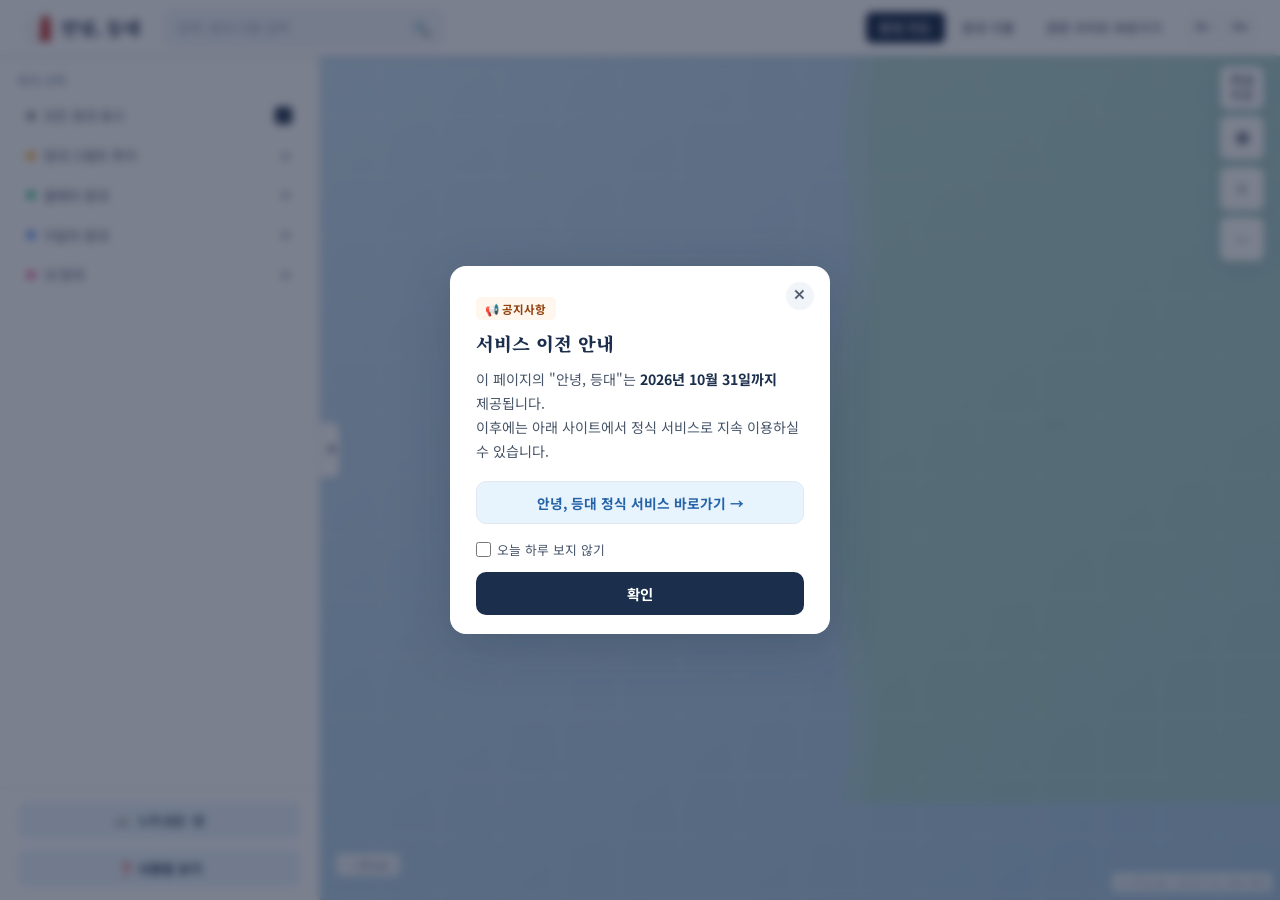
<file: index.html>
<!DOCTYPE html>
<html lang="ko">
<head>
  <meta name="description" content="전국의 등대 정보를 한눈에 확인하고, 여행 준비부터 등대 탐방까지 한 번에 할 수 있는 해양관광 플랫폼 안녕, 등대">
  <meta 
name="naver-site-verification" content="dfbb55e62986dc5dab9dadb1bd87322daa2180a9" />
<meta charset="UTF-8">
<meta name="viewport" content="width=device-width, initial-scale=1.0">
<title>안녕, 등대</title>
<link rel="preconnect" href="https://fonts.googleapis.com">
<link href="https://fonts.googleapis.com/css2?family=Noto+Sans+KR:wght@300;400;500;700&family=Noto+Serif+KR:wght@600;900&display=swap" rel="stylesheet">

<link rel="stylesheet" href="style.css">

<!-- config.js 먼저 불러오기 (API 키) -->
<script src="config.js"></script>
<script src="lighthouses.js"></script>
<script src="lighthouses_custom.js"></script>  
<script src="stamp_data.js"></script>
<script src="year_data.js"></script> 
<script src="monthly_lighthouse.js"></script>

<!-- Google tag (gtag.js) -->
<script async src="https://www.googletagmanager.com/gtag/js?id=G-DDMBTEH919"></script>
<script>
  window.dataLayer = window.dataLayer || [];
  function gtag(){dataLayer.push(arguments);}
  gtag('js', new Date());
  gtag('config', 'G-DDMBTEH919');
</script>
</head>
<body>

<!-- 아이콘 심볼 정의 (화면에 보이지 않음) -->
<svg style="display:none" aria-hidden="true">
  <symbol id="icon-lighthouse" viewBox="0 0 24 24" fill="none">
    <path d="M10 21V10.5L12 3l2 7.5V21" stroke="currentColor" stroke-width="1.5" stroke-linejoin="round" stroke-linecap="round"/>
    <path d="M8.5 21h7" stroke="currentColor" stroke-width="1.5" stroke-linecap="round"/>
    <path d="M10.3 13.5h3.4M10.1 17h3.8" stroke="currentColor" stroke-width="1.3" stroke-linecap="round"/>
    <path d="M8.7 6.3l-1.7-1M15.3 6.3l1.7-1" stroke="currentColor" stroke-width="1.3" stroke-linecap="round"/>
  </symbol>
</svg>
<!-- 링크 모음 오버레이 -->
<div id="links-overlay">
  <div id="links-card">
    <div id="links-title">관련사이트 바로가기</div>
    <button id="links-close">✕</button>
    <div id="links-body">
      <a href="https://cafe.naver.com/lighthousetour" target="_blank" class="link-item link-item-compact">
        <span class="link-icon">☕</span>
        <div class="link-info">
          <div class="link-name">커뮤니티 바로가기</div>
        </div>
        <span class="link-arrow">→</span>
      </a>
      <a href="https://www.lighthouse-museum.or.kr/sea/passport" target="_blank" class="link-item link-item-compact">
        <span class="link-icon">🏆</span>
        <div class="link-info">
          <div class="link-name">스탬프투어 신청하기</div>
        </div>
        <span class="link-arrow">→</span>
        </a>
      <a href="https://island.theksa.co.kr/" target="_blank" class="link-item link-item-compact">
        <span class="link-icon">🛳️</span>
        <div class="link-info">
          <div class="link-name">선박 예약하기</div>
        </div>
        <span class="link-arrow">→</span>
        </a>

      <!-- 체험숙소 신청하기 섹션 -->
      <div class="link-section-title no-border">체험숙소 신청하기</div>
      <div class="link-section-desc">등대 관사에서 즐기는 특별한 하룻밤,<br>지금 예약하세요</div>
      <a href="https://yeosu.mof.go.kr/ko/page.do?menuIdx=3971" target="_blank" class="link-item link-item-compact">
        <div class="link-info">
          <div class="link-name">거문도 등대</div>
        </div>
        <span class="link-arrow">→</span>
      </a>
      <a href="https://ulsan.mof.go.kr/ko/page.do?menuIdx=844" target="_blank" class="link-item link-item-compact">
        <div class="link-info">
          <div class="link-name">간절곶 등대</div>
        </div>
        <span class="link-arrow">→</span>
      </a>
      <a href="https://busan.mof.go.kr/ko/experience/lighthouse3/receptUser.do?menuIdx=4593" target="_blank" class="link-item link-item-compact">
        <div class="link-info">
          <div class="link-name">가덕도 등대</div>
        </div>
        <span class="link-arrow">→</span>
      </a>

      <div id="visit-counter-modal" class="visit-counter">
        <span class="visit-counter-icon">👀</span>
        <span class="visit-counter-text">누적 방문 <span id="visit-count-num-modal">-</span>명</span>
      </div>
      </div>
      </div>
    </div>
   </div>
</div>

<!-- 공지사항 팝업 -->
<div id="notice-overlay">
  <div id="notice-card">
    <button id="notice-close">✕</button>
    <span class="notice-badge">📢 공지사항</span>
       <div class="notice-title">서비스 이전 안내</div>
    <div class="notice-text">
      이 페이지의 "안녕, 등대"는 <strong>2026년 10월 31일까지</strong> 제공됩니다.<br>
      이후에는 아래 사이트에서 정식 서비스로 지속 이용하실 수 있습니다.
    </div>
    <a class="notice-link" href="https://www.lighthouse-museum.or.kr/sea/hellolighthouse/" target="_blank" rel="noopener">
       안녕, 등대 정식 서비스 바로가기 →
    </a>
    <label class="notice-today-row">
      <input type="checkbox" id="notice-today-checkbox">
      오늘 하루 보지 않기
    </label>
    <button id="notice-confirm">확인</button>
  </div>
</div>

<!-- ── HEADER ── -->
<header id="header">
  <a href="index.html" class="logo">
    <img src="문어등대.png" style="width:28px; height:28px; border-radius:6px; object-fit:cover;">
    <span>안녕, 등대</span>
  </a>

  <div class="header-search" style="position:relative;">
  <input type="text" id="search-input" placeholder="검색: 등대 이름 입력" autocomplete="off">
  <span class="search-icon">🔍</span>
  <!-- ★ 추가: 검색 결과 드롭다운 -->
  <div id="search-dropdown"></div>
</div>

<nav>
    <a href="#" class="active">등대 지도</a>
    <a href="news.html">등대 식별</a>
    <a href="#" id="btn-links">관련 사이트 바로가기</a>
    <div class="font-size-control">
      <button id="font-size-down" title="글자 작게">가−</button>
      <button id="font-size-up" title="글자 크게">가+</button>
    </div>
  </nav>
</header>


<!-- ── APP LAYOUT ── -->
<div id="app">

  <!-- 패널 토글 버튼 -->
  <button id="panel-toggle" title="패널 접기/펼치기">◀</button>

  <!-- LEFT PANEL -->
  <aside id="panel">

    <!-- 옵션 필터 -->
    <div class="panel-section">
      <div class="panel-section-title">등대 선택</div>
      <div class="filter-list" id="filter-list">

        <!-- 모든 등대 표시 -->
        <div class="filter-item" id="btn-all">
          <div class="filter-check" id="check-all">✓</div>
          <div class="filter-dot" style="background:#6b7280;"></div>
          모든 등대 표시 <span id="cnt-all" style="font-size:10px;color:#9ca3af;margin-left:2px"></span>
        </div>

        <!-- 스탬프 투어 -->
        <div class="filter-group">
          <div class="filter-item filter-parent" id="toggle-stamp">
            <div class="filter-dot" style="background:#f59e0b;"></div>
            등대 스탬프 투어 <span id="cnt-stamp" style="font-size:10px;color:#9ca3af;margin-left:2px"></span>
            <span class="filter-arrow" id="arrow-stamp">▶</span>
          </div>
          <div class="filter-children" id="stamp-group">
            <div class="filter-item filter-child" data-group="stamp" data-key="stamp-all">
              <div class="filter-check">✓</div>모두 표시
            </div>
            <div class="filter-item filter-child" data-group="stamp" data-key="stamp-beautiful">
              <div class="filter-check">✓</div>아름다운 등대 <span id="cnt-stamp-beautiful" style="font-size:10px;color:#9ca3af"></span>
            </div>
            <div class="filter-item filter-child" data-group="stamp" data-key="stamp-history">
              <div class="filter-check">✓</div>역사가 있는 등대 <span id="cnt-stamp-history" style="font-size:10px;color:#9ca3af"></span>
            </div>
            <div class="filter-item filter-child" data-group="stamp" data-key="stamp-fun">
              <div class="filter-check">✓</div>재미있는 등대 <span id="cnt-stamp-fun" style="font-size:10px;color:#9ca3af"></span>
            </div>
            <div class="filter-item filter-child" data-group="stamp" data-key="stamp-rich">
              <div class="filter-check">✓</div>풍요의 등대 <span id="cnt-stamp-rich" style="font-size:10px;color:#9ca3af"></span>
            </div>
            <div class="filter-item filter-child" data-group="stamp" data-key="stamp-healing">
              <div class="filter-check">✓</div>힐링의 등대 <span id="cnt-stamp-healing" style="font-size:10px;color:#9ca3af"></span>
            </div>
            <div class="filter-item filter-child" data-group="stamp" data-key="stamp-sunrise">
              <div class="filter-check">✓</div>일출이 멋진 등대 <span id="cnt-stamp-sunrise" style="font-size:10px;color:#9ca3af"></span>
            </div>
            <a href="https://www.lighthouse-museum.or.kr/sea/passport" target="_blank" class="stamp-site-link">
              → 관련 사이트 보러가기
            </a>
          </div>
        </div>

        <!-- 올해의 등대 -->
        <div class="filter-group">
          <div class="filter-item filter-parent" id="toggle-year">
            <div class="filter-dot" style="background:#10b981;"></div>
            올해의 등대 <span id="cnt-year" style="font-size:10px;color:#9ca3af;margin-left:2px"></span>
            <span class="filter-arrow" id="arrow-year">▶</span>
          </div>
          <div class="filter-children" id="year-group">
            <div class="filter-item filter-child" data-group="year" data-key="year-all">
              <div class="filter-check">✓</div>모두 표시
            </div>
            <div class="filter-item filter-child" data-group="year" data-key="year-2025">
              <div class="filter-check">✓</div>2025
            </div>
            <div class="filter-item filter-child" data-group="year" data-key="year-2024">
              <div class="filter-check">✓</div>2024
            </div>
            <div class="filter-item filter-child" data-group="year" data-key="year-2023">
              <div class="filter-check">✓</div>2023
            </div>
            <div class="filter-item filter-child" data-group="year" data-key="year-2022">
              <div class="filter-check">✓</div>2022
            </div>
            <div class="filter-item filter-child" data-group="year" data-key="year-2021">
              <div class="filter-check">✓</div>2021
            </div>
            <div class="filter-item filter-child" data-group="year" data-key="year-2019">
              <div class="filter-check">✓</div>2019
            </div>
          </div>
        </div>

        <!-- 이달의 등대 -->
        <div class="filter-group">
          <div class="filter-item filter-parent" id="toggle-month">
            <div class="filter-dot" style="background:#3b82f6;"></div>
            이달의 등대 <span id="cnt-month" style="font-size:10px;color:#9ca3af;margin-left:2px"></span>
            <span class="filter-arrow" id="arrow-month">▶</span>
          </div>
          <div class="filter-children" id="month-group">
            <div class="filter-item filter-child" data-group="month" data-key="month-all">
              <div class="filter-check">✓</div>모두 표시
            </div>
            <div class="month-selects">
              <select id="month-year-select" class="month-select">
                <option value="">년도 선택</option>
                <option>2026</option><option>2025</option><option>2024</option><option>2023</option>
                <option>2022</option><option>2021</option><option>2020</option>
                <option>2019</option>
              </select>
              <select id="month-month-select" class="month-select">
                <option value="">월 선택</option>
                <option value="1">1월</option><option value="2">2월</option>
                <option value="3">3월</option><option value="4">4월</option>
                <option value="5">5월</option><option value="6">6월</option>
                <option value="7">7월</option><option value="8">8월</option>
                <option value="9">9월</option><option value="10">10월</option>
                <option value="11">11월</option><option value="12">12월</option>
              </select>
              <a href="https://www.lighthouse-museum.or.kr/sea/article/lighthouse/list" target="_blank" class="stamp-site-link">
              → 관련 사이트 보러가기
            </a>
         </div>
        </div>
      </div>

        <!-- 내 등대 -->
        <div class="filter-group">
          <div class="filter-item filter-parent" id="toggle-my">
            <div class="filter-dot" style="background:#ec4899;"></div>
            내 등대
            <span class="filter-arrow" id="arrow-my">▶</span>
          </div>
          <div class="filter-children" id="my-group">
            <div class="filter-item filter-child" data-group="my" data-key="my-visited">
              <div class="filter-check">✓</div>다녀온 등대
            </div>
            <div class="filter-item filter-child" data-group="my" data-key="my-wishlist">
              <div class="filter-check">✓</div>가고 싶은 등대
            </div>
          </div>
        </div>
    </div>
  </div>

  <div class="panel-footer">
    <div id="visit-counter" class="visit-counter">
      <span class="visit-counter-icon">👀</span>
      <span class="visit-counter-text">누적 방문 <span id="visit-count-num">-</span>명</span>
    </div>
    <button id="btn-tutorial" class="btn-tutorial">❓ 사용법 보기</button>
  </div>
  </aside>

  <!-- MAP -->
  <div id="map-wrap">
    <div id="map-container">

      <!-- 해안선 SVG (장식) -->
      <svg class="map-coast" viewBox="0 0 900 700" preserveAspectRatio="xMidYMid slice" xmlns="http://www.w3.org/2000/svg">
        <path d="M500,0 C480,80 510,160 490,240 C470,320 440,360 460,440 C480,520 510,580 490,700 L900,700 L900,0 Z"
              fill="rgba(168,216,168,0.25)" />
        <path d="M520,0 C500,80 530,160 510,240 C490,320 460,360 480,440 C500,520 530,580 510,700 L900,700 L900,0 Z"
              fill="rgba(144,200,144,0.15)" />
        <text x="680" y="350" fill="rgba(100,150,100,0.3)" font-size="11" font-family="sans-serif">육지</text>
        <text x="180" y="400" fill="rgba(255,255,255,0.25)" font-size="11" font-family="sans-serif">동해</text>
      </svg>

      <!-- 마커들 -->
      <div id="markers-layer"></div>

      <!-- 지도 컨트롤 -->
      <div class="map-controls">
        <button class="map-ctrl-btn layer-btn" title="레이어">위성<br>지도</button>
        <button class="map-ctrl-btn" title="현위치">⦿</button>
        <button class="map-ctrl-btn" title="확대">＋</button>
        <button class="map-ctrl-btn" title="축소">－</button>
      </div>

      <!-- 모바일 전용: 글자 크기 슬라이더 -->
      <div class="mobile-font-size-slider">
        <span class="font-size-slider-label">가</span>
        <input type="range" id="mobile-font-size-range" min="0" max="4" step="1" value="1">
        <span class="font-size-slider-label big">가</span>
      </div>

      <div class="map-scale">— 50 km</div>
      <div class="map-attr">© 카카오맵 / 네이버 지도 연동 예정</div>
    </div>
  </div>
</div>

<!-- 등대 사진 전체화면 뷰어 -->
<div id="idx-photo-viewer" onclick="document.getElementById('idx-photo-viewer').style.display='none'" style="
  display:none; position:fixed; inset:0; background:rgba(0,0,0,.92);
  z-index:9999; flex-direction:column; align-items:center; justify-content:center;">
  <button onclick="document.getElementById('idx-photo-viewer').style.display='none'" style="
    position:absolute; top:16px; right:16px; background:rgba(255,255,255,.15);
    border:none; color:#fff; font-size:20px; width:40px; height:40px;
    border-radius:50%; cursor:pointer;">✕</button>
  <img id="idx-photo-viewer-img" onclick="event.stopPropagation()" style="max-width:100%; max-height:85vh; object-fit:contain;">
</div>

<!-- 사용법 튜토리얼 -->
<div id="tutorial-overlay">
  <div class="tutorial-highlight" id="tutorial-highlight"></div>
  <div class="tutorial-wrap" id="tutorial-wrap">
    <img id="tutorial-mascot-img" class="tutorial-mascot-img" src="tutorial-mascot-1.png" alt="등대 안내자">
    <div class="tutorial-bubble" id="tutorial-bubble">
      <button class="tutorial-skip-btn" id="tutorial-skip-btn" title="닫기">✕</button>
      <div class="tutorial-bubble-tail"></div>
      <div class="tutorial-text" id="tutorial-text"></div>
      <div class="tutorial-bottom-row">
        <button class="tutorial-prev-btn" id="tutorial-prev-btn">◀</button>
        <span class="tutorial-progress" id="tutorial-progress"></span>
        <button class="tutorial-next-btn" id="tutorial-next-btn">▶</button>
      </div>
      <label class="tutorial-dismiss-row">
        <input type="checkbox" id="tutorial-dismiss-checkbox">
        다시 보지 않기
      </label>
    </div>
  </div>
</div>

<!-- 팝업 -->
      <div id="popup">
       <div style="position:relative;">
          <div class="popup-img" id="popup-img">
            <div class="popup-img-placeholder" id="popup-emoji">🏛️</div>
            <button class="popup-close" id="popup-close">✕</button>
          </div>
          <div style="position:absolute; bottom:-18px; right:12px; z-index:10;">
            <button id="btn-my-star" onclick="openMyLhModal()" title="내 등대 저장" style="width:36px;height:36px;border-radius:50%;border:2px solid var(--white);background:var(--white);font-size:20px;cursor:pointer;display:flex;align-items:center;justify-content:center;box-shadow:0 2px 8px rgba(0,0,0,0.15);transition:all .15s;">☆</button>
          </div>
        </div>
        <div class="popup-body">
          <div class="popup-header-link" id="popup-header-link">
            <div class="popup-name" id="popup-name">등대 이름</div>
          </div>
          <div class="popup-meta" id="popup-meta"></div>

<!-- 날씨 -->
<div class="popup-weather">
  <div class="weather-icon">☀️</div>
  <div class="weather-info">
    <div class="weather-temp" id="popup-temp">—°</div>
    <div class="weather-desc" id="popup-weather-desc">날씨 정보 준비 중</div>
  </div>
</div>

<!-- 길찾기 버튼 -->
<div class="dir-buttons">
  <button class="dir-btn dir-naver" id="btn-naver">
    네이버지도 길찾기
  </button>
  <button class="dir-btn dir-kakao" id="btn-kakao">
    카카오맵 길찾기
  </button>
</div>

<!-- 정보 더보기 버튼 -->
<button id="btn-detail" style="
  width:100%; padding:.65rem;
  margin-top:.8rem;
  background:var(--white);
  color:var(--navy);
  border:1.5px solid var(--gray2);
  border-radius:8px;
  font-family:var(--font-sans);
  font-size:.82rem; font-weight:600;
  cursor:pointer;
  display:flex; align-items:center; justify-content:center; gap:.4rem;
  transition:background .15s, border-color .15s;
" onmouseover="this.style.background='var(--sky)';this.style.borderColor='var(--ocean)'"
   onmouseout="this.style.background='var(--white)';this.style.borderColor='var(--gray2)'">
  상세정보 보기 &nbsp;›
</button>
        </div>
      </div>

<!-- 모바일 하단 내비게이션 바 -->
<nav id="mobile-nav">
  <button class="mobile-nav-item" id="mobile-sheet-btn">
    <span class="mobile-nav-label">등대 선택</span>
  </button>
  <div style="width:1px; min-width:1px; height:30px; background:#ddd; flex-shrink:0;"></div>  <a href="news.html" class="mobile-nav-item">
    <span class="mobile-nav-label">등대 식별</span>
  </a>
  <div style="width:1px; min-width:1px; height:30px; background:#ddd; flex-shrink:0;"></div>  <button class="mobile-nav-item" id="mobile-links-btn">
    <span class="mobile-nav-label">관련사이트</span>
  </button>
  <div style="width:1px; min-width:1px; height:30px; background:#ddd; flex-shrink:0;"></div>  <button class="mobile-nav-item" id="mobile-tutorial-btn">
    <span class="mobile-nav-label">사용법</span>
  </button>
</nav>

<!-- 모바일 하단 시트 (필터/팝업 공용) -->
<div id="mobile-sheet">
  <div id="mobile-sheet-handle">
    <div id="mobile-sheet-handle-bar"></div>
  </div>
  <div id="mobile-sheet-content"></div>
</div>
<div id="mobile-overlay"></div>

<!-- toast -->
<div id="toast"></div>

<script>
  // stamp_data.js 전역 변수로 연결
window.STAMP_DATA = (typeof STAMP_DATA !== "undefined") ? STAMP_DATA : [];

// 올해의 등대 데이터 매칭 (이름 + 좌표 오차범위)
function findYearData(name, lat, lng) {
  if (!window.YEAR_DATA) return null;
  const clean = n => n.replace(/\s/g, "").replace(/\(.*?\)/g, "");
  return window.YEAR_DATA.find(y => {
    const nameMatch = clean(y.name) === clean(name);
    if (!nameMatch) return false;
    if (!y.lat || !y.lng) return true;
    return Math.abs(y.lat - lat) <= 0.01 && Math.abs(y.lng - lng) <= 0.01;
  }) || null;
}

// 이달의 등대 데이터 매칭 (이름만 비교, 공백 제거)
function findMonthlyData(name, lat, lng) {
  if (!window.MONTHLY_LIGHTHOUSE_DATA) return null;
  const clean = n => n.replace(/\s+/g, "");
  const cleanName = clean(name);

  // 동명이인 등대 예외 처리: 이름만으로 구분 안 되는 경우, 좌표로 한 번 더 확인
  const DUPLICATE_NAME_COORDS = {
    "대진항남방파제등대": { lat: 36.5581667, lng: 129.4345556 },
  };
  const exception = DUPLICATE_NAME_COORDS[cleanName];
  if (exception) {
    if (lat == null || lng == null) return null;
    const isMatch = Math.abs(lat - exception.lat) <= 0.001 && Math.abs(lng - exception.lng) <= 0.001;
    return isMatch ? (window.MONTHLY_LIGHTHOUSE_DATA.find(m => clean(m.name) === cleanName) || null) : null;
  }

  return window.MONTHLY_LIGHTHOUSE_DATA.find(m => clean(m.name) === cleanName) || null;
}

function findStampData(name, lat, lng) {
  if (!window.STAMP_DATA) return null;
  const clean = n => n.replace(/\s/g, "").replace(/\(.*?\)/g, "");
  const cleanName = clean(name);

  // 1순위: 이름 일치하는 후보 먼저 필터
  const nameCandidates = window.STAMP_DATA.filter(s =>
    s.name === name || clean(s.name) === cleanName
  );

  if (!nameCandidates.length) return null;

  // 좌표가 없으면 이름만으로 첫 번째 반환
  if (!lat || !lng) return nameCandidates[0];

  // 2순위: 좌표 0.001도 이내인 것 찾기
  const stampLat = s => parseFloat((s.gps || "").split(",")[0]?.trim());
  const stampLng = s => parseFloat((s.gps || "").split(",")[1]?.trim());

  const matched = nameCandidates.find(s => {
    const sLat = stampLat(s);
    const sLng = stampLng(s);
    if (isNaN(sLat) || isNaN(sLng)) return true; // 좌표 없으면 이름 일치만으로 허용
    return Math.abs(sLat - lat) <= 0.001 && Math.abs(sLng - lng) <= 0.001;
  });

  return matched || null;
}
// 두 좌표 사이 거리 계산 (Haversine 공식, 단위: km)
function calcDistance(lat1, lng1, lat2, lng2) {
  const R = 6371;
  const dLat = (lat2 - lat1) * Math.PI / 180;
  const dLng = (lng2 - lng1) * Math.PI / 180;
  const a =
    Math.sin(dLat/2) * Math.sin(dLat/2) +
    Math.cos(lat1 * Math.PI / 180) * Math.cos(lat2 * Math.PI / 180) *
    Math.sin(dLng/2) * Math.sin(dLng/2);
  return R * 2 * Math.atan2(Math.sqrt(a), Math.sqrt(1-a));
}

// 내 위치 저장 (페이지 로드 시 한 번만 요청)
let myLat = null;
let myLng = null;

if (navigator.geolocation) {
  navigator.geolocation.getCurrentPosition(
    pos => {
      myLat = pos.coords.latitude;
      myLng = pos.coords.longitude;
    },
    err => {
      console.log("위치 권한 거부 또는 오류:", err.message);
    }
  );
}

// ════════════════════════════════════════
//  데이터 — 나중에 API로 교체할 부분
// ════════════════════════════════════════
const LIGHTHOUSES = [ ];

// 태그 정보
const TAG_INFO = {
  stamp: { label: "스탬프 투어", color: "#fef3c7", text: "#92400e", dot: "#f59e0b" },
  month: { label: "이달의 등대", color: "#dbeafe", text: "#1e40af", dot: "#3b82f6" },
  year:  { label: "올해의 등대", color: "#d1fae5", text: "#065f46", dot: "#10b981" },
};

// 스탬프 카테고리 → 라벨 매핑
const STAMP_CAT_LABEL = {
  "아름": "아름다운 등대",
  "역사": "역사가 있는 등대",
  "재미": "재미있는 등대",
  "풍요": "풍요의 등대",
  "힐링": "힐링의 등대",
  "일출": "일출이 멋진 등대",
};

// ════════════════════════════════════════
//  상태
// ════════════════════════════════════════
let activeId = null;
let searchQuery = "";

// ════════════════════════════════════════
//  유틸
// ════════════════════════════════════════
function showToast(msg) {
  const t = document.getElementById("toast");
  t.textContent = msg;
  t.classList.add("show");
  setTimeout(() => t.classList.remove("show"), 2200);
}

function getFilteredList() {
  const showStamp = filterState.stamp.size > 0;
  const showYear  = filterState.year.size  > 0;
  const showMonth = filterState.month.size > 0;
  const showMyVisited  = filterState.my.has('my-visited');
  const showMyWishlist = filterState.my.has('my-wishlist');
  const myVisited  = getMyLh('visited');
  const myWishlist = getMyLh('wishlist');
  const allData = [...LIGHTHOUSES, ...(window.REAL_LIGHTHOUSES || [])];

  // 스탬프 카테고리 필터 키 → category 매핑
  const stampCatMap = {
    "stamp-beautiful": "아름",
    "stamp-history":   "역사",
    "stamp-fun":       "재미",
    "stamp-rich":      "풍요",
    "stamp-healing":   "힐링",
    "stamp-sunrise":   "일출",
  };
  // 현재 체크된 스탬프 카테고리 목록
  const activeStampCats = Object.entries(stampCatMap)
    .filter(([key]) => filterState.stamp.has(key))
    .map(([, cat]) => cat);

  return allData.filter(lh => {
    const cleanQ = searchQuery.replace(/\s/g, '');
    const matchSearch = !cleanQ || lh.name.replace(/\s/g, '').includes(cleanQ) || (lh.region || "").replace(/\s/g, '').includes(cleanQ);    if (!matchSearch) return false;
    if (!searchQuery) {
      // 스탬프 투어: 카테고리 매칭
      let matchStamp = false;
      if (lh.tags.includes("stamp") && showStamp) {
        const stampInfo = window.STAMP_DATA
          ? window.STAMP_DATA.find(s => {
              const clean = n => n.replace(/\s/g, "").replace(/등대$/, "");
              return clean(s.name) === clean(lh.name);
            })
          : null;
        if (stampInfo) {
          if (filterState.stamp.has("stamp-all")) {
            matchStamp = true;
          } else {
            matchStamp = activeStampCats.includes(stampInfo.category);
          }
        } else {
          matchStamp = filterState.stamp.has("stamp-all") || filterState.stamp.size > 0;
        }
      }
      const lhId = String(lh.id || lh.name);
      const matchFilter =
        matchStamp ||
        (lh.tags.includes("year")  && showYear)  ||
        (lh.tags.includes("month") && showMonth) ||
        (showMyVisited  && myVisited.has(lhId))  ||
        (showMyWishlist && myWishlist.has(lhId));
      return matchFilter;
    }
    return true;
  });
}
// ════════════════════════════════════════
//  마커 렌더링
// ════════════════════════════════════════
const MARKER_COLORS = {
  stamp: "#f59e0b",
  month: "#3b82f6",
  year:  "#10b981",
  my:    "#ec4899",
  default: "#6b7280",
};

function getMarkerColor(lh) {
  const id = String(lh.id || lh.name);
  const myFilterOn = filterState.my.has('my-visited') || filterState.my.has('my-wishlist');
  if (myFilterOn) {
    const visited  = getMyLh('visited');
    const wishlist = getMyLh('wishlist');
    if (visited.has(id) || wishlist.has(id)) return MARKER_COLORS.my;
  }
  if (lh.tags.includes("stamp")) return MARKER_COLORS.stamp;
  if (lh.tags.includes("month")) return MARKER_COLORS.month;
  if (lh.tags.includes("year"))  return MARKER_COLORS.year;
  return MARKER_COLORS.default;
}

function renderMarkers() {
  const layer = document.getElementById("markers-layer");
  layer.innerHTML = "";
  const filtered = getFilteredList();

  filtered.forEach(lh => {
    const el = document.createElement("div");
    el.className = "marker" + (lh.id === activeId ? " active" : "");
    el.style.left = lh.mapX + "%";
    el.style.top  = lh.mapY + "%";

    const color = getMarkerColor(lh);
    el.innerHTML = `
      <div class="marker-pin" style="background:${color};">
        <span>${lh.emoji}</span>
      </div>
      <div class="marker-label">${lh.name.replace(/\n/g, ' ')}</div>
    `;
    el.addEventListener("click", () => openPopup(lh, el));
    layer.appendChild(el);
  });
}

function selectLighthouse(lh) {
  // 이전 선택 마커 복원 (id 기준으로 현재 마커 배열에서 다시 찾기)
  if (window.selectedLhId && window.selectedLhId !== lh.id) {
    const prevMarker = (window.REAL_LIGHTHOUSE_MARKERS || [])
      .find(m => String(m._lhId) === String(window.selectedLhId));
    if (prevMarker) {
      prevMarker.setImage(window.selectedMarkerOriginalImage || markerImages.none);
    } else if (window.selectedMarker) {
      window.selectedMarker.setMap(null); // 임시 생성된 마커 제거
    }
    window.selectedMarker = null;
    window.selectedMarkerOriginalImage = null;
    window.selectedLhId = null;
  }
  if (window.searchMarker) {
    window.searchMarker.setMap(null);
    window.searchMarker = null;
  }
  // lh에 해당하는 실제 마커 객체 찾기
  const markerObj = window.REAL_LIGHTHOUSE_MARKERS
    ? window.REAL_LIGHTHOUSE_MARKERS.find(m => String(m._lhId) === String(lh.id))
    : null;

  if (markerObj) {
    if (window.selectedLhId !== lh.id) {
      window.selectedMarkerOriginalImage = markerObj.getImage();
    }
    markerObj.setImage(markerImages.selected);
    markerObj.setMap(window.kakaoMap);
    window.selectedMarker = markerObj;
    window.selectedLhId = lh.id;
} else if (window.kakaoMap && lh.lat && lh.lng) {
  const pos2 = new kakao.maps.LatLng(lh.lat, lh.lng);
  const newMarker = new kakao.maps.Marker({
    position: pos2,
    image: markerImages.selected,
    map: window.kakaoMap,
    zIndex: 10,
  });
  newMarker._lhId = lh.id;
  window.selectedMarker = newMarker;
  window.selectedMarkerOriginalImage = null;
  window.selectedLhId = lh.id;  // ← 추가
}

  if (window.kakaoMap && lh.lat && lh.lng) {
    const pos = new kakao.maps.LatLng(lh.lat, lh.lng);
    window.kakaoMap.setLevel(5);

    const isMobile = window.innerWidth <= 768;
    if (!isMobile) {
      const mapContainer = document.getElementById("map-container");
      const mapWidth = mapContainer.offsetWidth;
      const panelW = 320;
      const popupW = 300;
      const visibleCenterX = panelW + (mapWidth - panelW - popupW) / 2;
      const fullCenterX = panelW + (mapWidth - panelW) / 2;
      const offsetPx = visibleCenterX - fullCenterX;
      const proj = window.kakaoMap.getProjection();
      const centerPoint = proj.pointFromCoords(pos);
      centerPoint.x -= offsetPx;
      window.kakaoMap.setCenter(proj.coordsFromPoint(centerPoint));
    } else {
      // 모바일: 헤더(56px) ~ 팝업(top:20vh) 사이 빈 공간 정중앙에 마커 핀을 둠
      const headerH = 56; // style.css의 --header-h 값과 동일하게 유지
      const pinH = 38;     // makeMarkerImage()로 만든 핀 아이콘 높이
      const margin = 8;
      const popupTopPx = window.innerHeight * 0.25; // style.css #popup의 top:25vh
      let targetY = (headerH + popupTopPx) / 2 + pinH / 2;
      const minY = headerH + pinH + margin;
      const maxY = popupTopPx - margin;
      if (targetY < minY) targetY = minY;
      if (targetY > maxY) targetY = maxY;
      const containerCenterY = (window.innerHeight + headerH) / 2;
      const proj = window.kakaoMap.getProjection();
      const cp = proj.pointFromCoords(pos);
      cp.y += (containerCenterY - targetY);
      window.kakaoMap.setCenter(proj.coordsFromPoint(cp));
    }
  }

  openPopup(lh, null);
}

// ════════════════════════════════════════
//  팝업
// ════════════════════════════════════════

function openPopup(lh, markerEl) {
  activeId = lh.id;
  const popup = document.getElementById("popup");
  popup.scrollTop = 0;

  // 내용 채우기
  document.getElementById("popup-emoji").textContent = lh.emoji;

  // 등대 이미지 로드
  const popupImg = document.getElementById('popup-img');
  const popupEmoji = document.getElementById('popup-emoji');
  popupImg.style.backgroundImage = '';
  popupImg.style.cursor = '';
  popupImg.onclick = null;
  popupEmoji.style.display = '';
  fetch(`${CONFIG.WEATHER_API_URL}/image?name=${encodeURIComponent(lh.name.replace(/\\n/g,' ').trim())}&id=${encodeURIComponent(lh.id)}`)
    .then(r => r.json())
    .then(data => {
      if (data.url) {
        popupImg.style.backgroundImage = `url(${data.url})`;
        popupImg.style.backgroundSize = 'contain';
        popupImg.style.backgroundPosition = 'center';
        popupImg.style.backgroundRepeat = 'no-repeat';
        popupImg.style.backgroundColor = '#fff';
        popupImg.style.cursor = 'pointer';
        popupImg.onclick = () => {
          document.getElementById('idx-photo-viewer-img').src = data.url;
          document.getElementById('idx-photo-viewer').style.display = 'flex';
        };
        popupEmoji.style.display = 'none';
      }
    })
    .catch(() => {});

window.currentPopupLh = lh;
updateMyStarBtn(lh);
document.getElementById("popup-name").textContent = lh.name.replace(/\n/g, ' ');
document.getElementById("popup-header-link").onclick = () => {
  const params = new URLSearchParams({
  id:     lh.id   || "",
  name:   (lh.name || "").replace(/\n/g, ' '),
  nameEn: lh.nameEn || "",
  sea:    lh.sea  || "",
  light: lh.light || "",
  lat:    lh.lat  || "",
  lng:    lh.lng  || "",
  region: lh.region || "",
  desc:   lh.desc   || "",
  tags:   (lh.tags  || []).join(","),
  stampCategory: lh.stampCategory || "",
});
window.location.href = `detail.html?${params.toString()}`;
};

  // 태그 배지
  const metaEl = document.getElementById("popup-meta");
  const badges = [];

  // 스탬프 투어 라벨: 카테고리가 있으면 세부 테마로, 없으면 표시 안 함
  if (lh.tags && lh.tags.includes("stamp") && lh.stampCategory) {
    const catLabel = STAMP_CAT_LABEL[lh.stampCategory] || "스탬프 투어";
    badges.push(`<span class="popup-badge" style="background:#fef3c7;color:#92400e;">스탬프 투어 - ${catLabel}</span>`);
  }

// 올해의 등대, 이달의 등대 라벨 (연도/월 포함)
  (lh.tags || []).filter(t => t !== "stamp").forEach(t => {
    const info = TAG_INFO[t];
    if (!info) return;
    let label = info.label;
    if (t === "year" && lh.yearData && lh.yearData.year) {
      label = `${lh.yearData.year} ${info.label}`;
    } else if (t === "month" && lh.monthlyData && lh.monthlyData.year && lh.monthlyData.month) {
      const mm = String(lh.monthlyData.month).padStart(2, "0");
      label = `${lh.monthlyData.year}.${mm} ${info.label}`;
    }
    badges.push(`<span class="popup-badge" style="background:${info.color};color:${info.text};">${label}</span>`);
  });

  metaEl.innerHTML = badges.join("");

  document.getElementById("btn-detail").onclick = () => {
  const params = new URLSearchParams({
    id:     lh.id   || "",
    name:   (lh.name || "").replace(/\n/g, ' '),
    nameEn: lh.nameEn || "",
    sea:    lh.sea  || "",
    light: lh.light || "",
    lat:    lh.lat  || "",
    lng:    lh.lng  || "",
    region: lh.region || "",
    desc:   lh.desc   || "",
    tags:   (lh.tags  || []).join(","),
    stampCategory: lh.stampCategory || "",
  });
  window.open(`detail.html?${params.toString()}`, "_blank");
};

  // 길찾기 딥링크
  document.getElementById("btn-naver").onclick = () => {
    const url = `https://map.naver.com/p/search/${encodeURIComponent(lh.name)}?c=${lh.lng},${lh.lat},15,0,0,0,dh`;
    window.open(url, "_blank");
    showToast("네이버 지도로 이동합니다");
  };
  document.getElementById("btn-kakao").onclick = () => {
    const url = `https://map.kakao.com/?q=${encodeURIComponent(lh.name)}`;
    window.open(url, "_blank");
    showToast("카카오맵으로 이동합니다");
  };

  const stamp = findStampData(lh.name, lh.lat, lh.lng);

  // 날씨 불러오기
document.getElementById("popup-temp").textContent = "—°";
document.getElementById("popup-weather-desc").textContent = "날씨 불러오는 중...";
fetch(`${CONFIG.WEATHER_API_URL}/?lat=${lh.lat}&lng=${lh.lng}`)
  .then(r => r.json())
  .then(data => {
    const temp = Math.round(data.main.temp);
    const desc = data.weather[0].description;
    const icon = data.weather[0].icon;
    const wind = data.wind.speed.toFixed(1);
    const humidity = data.main.humidity;
    document.getElementById("popup-temp").textContent = temp + "°C";
    document.getElementById("popup-weather-desc").textContent =
      `${desc} · 💨 ${wind}m/s · 💧 ${humidity}%`;
    document.querySelector(".popup-weather .weather-icon").innerHTML =
      `<img src="https://openweathermap.org/img/wn/${icon}@2x.png" style="width:40px;height:40px;">`;
  })
  .catch(() => {
    document.getElementById("popup-weather-desc").textContent = "날씨 정보를 불러올 수 없어요";
  });

  // 팝업 표시 (오른쪽 고정)
  popup.classList.add("visible");
  popup.style.animation = "none";
  popup.offsetHeight;
  popup.style.animation = "";

  // 모바일: 스크롤 필요 여부 확인 (overflow > 0 이면 내용이 잘린 상태)
  if (isMobileDevice()) {
    setTimeout(() => {
      const overflow = popup.scrollHeight - popup.clientHeight;
      if (overflow > 0) {
        // 1순위: 여백 압축
        popup.classList.add('popup-compact');
        const overflow2 = popup.scrollHeight - popup.clientHeight;

        // 2순위: 여백 압축으로도 부족하면 사진 높이만 줄이기
        if (overflow2 > 0) {
          const imgEl = document.getElementById('popup-img');
          if (imgEl) {
            const reduced = Math.max(60, imgEl.offsetHeight - overflow2 - 8);
            imgEl.style.height = reduced + 'px';
          }
        }
      } else {
        popup.classList.remove('popup-compact');
      }
    }, 100);
  }
  // 클릭한 마커를 지도 중앙으로 이동 (시각적 효과)
  const layer = document.getElementById("markers-layer");
const mapWrap = document.getElementById("map-wrap");
if (markerEl && layer && mapWrap) {
  const mapRect = mapWrap.getBoundingClientRect();
  const markerRect = markerEl.getBoundingClientRect();
  const markerCenterX = markerRect.left - mapRect.left + markerRect.width / 2;
  const markerCenterY = markerRect.top  - mapRect.top  + markerRect.height / 2;
  const mapCenterX = (mapRect.width - 300) / 2;
  const mapCenterY = mapRect.height / 2;
  const offsetX = mapCenterX - markerCenterX;
  const offsetY = mapCenterY - markerCenterY;
  const currentLeft = parseFloat(layer.style.left || 0);
  const currentTop  = parseFloat(layer.style.top  || 0);
  layer.style.transition = "left .5s cubic-bezier(.4,0,.2,1), top .5s cubic-bezier(.4,0,.2,1)";
  layer.style.left = (currentLeft + offsetX) + "px";
  layer.style.top  = (currentTop  + offsetY) + "px";
}
}

function closePopup() {
  if (window._nameOverlay) { window._nameOverlay.setMap(null); window._nameOverlay = null; }
  document.getElementById("popup").classList.remove("visible");
  document.getElementById("popup").classList.remove("popup-compact");
  document.getElementById("popup-img").style.height = '';
  activeId = null;
  renderMarkers();
}

document.getElementById("popup-close").addEventListener("click", (e) => {
  e.stopPropagation();
  // 팝업 닫기 + 마커 정리
  if (window._nameOverlay) { window._nameOverlay.setMap(null); window._nameOverlay = null; }
  if (window.selectedMarker) {
    if (window.selectedMarkerOriginalImage) {
      window.selectedMarker.setImage(window.selectedMarkerOriginalImage);
    } else {
      window.selectedMarker.setMap(null);
    }
    window.selectedMarker = null;
    window.selectedMarkerOriginalImage = null;
    window.selectedLhId = null;
  }
  closePopup();
});

// ════════════════════════════════════════
//  내 등대 (localStorage)
// ════════════════════════════════════════
function getMyLh(type) {
  try { return new Set(JSON.parse(localStorage.getItem('lh-my-' + type) || '[]')); }
  catch { return new Set(); }
}
function saveMyLh(type, set) {
  try { localStorage.setItem('lh-my-' + type, JSON.stringify([...set])); }
  catch {}
}

function openMyLhModal() {
  const lh = window.currentPopupLh;
  if (!lh) return;
  const id = String(lh.id || lh.name);
  const visited  = getMyLh('visited');
  const wishlist = getMyLh('wishlist');

  // 현재 상태를 임시 변수에 저장 (저장 버튼 누르기 전까진 실제로 안 바뀜)
  let tempVisited  = new Set(visited);
  let tempWishlist = new Set(wishlist);

  let modal = document.getElementById('my-lh-modal');
  if (modal) modal.remove();

  modal = document.createElement('div');
  modal.id = 'my-lh-modal';
  modal.style.cssText = `
    position:fixed; inset:0; z-index:9999;
    background:rgba(0,0,0,0.45);
    display:flex; align-items:center; justify-content:center;
  `;
  modal.innerHTML = `
    <div style="background:#fff;border-radius:16px;padding:0;max-width:300px;width:90%;box-shadow:0 8px 40px rgba(0,0,0,0.18);overflow:hidden;">
      <div style="padding:20px 20px 0;">
        <div style="display:flex;justify-content:space-between;align-items:center;margin-bottom:4px;">
          <div style="font-size:1rem;font-weight:800;color:var(--navy);">${lh.name.replace(/\n/g,' ')}</div>
          <button onclick="document.getElementById('my-lh-modal').remove()" style="background:none;border:none;font-size:1.2rem;cursor:pointer;color:var(--gray3);padding:0 0 0 8px;">✕</button>
        </div>
        <div style="font-size:0.8rem;color:var(--gray3);margin-bottom:16px;">저장할 목록를 선택하세요</div>
      </div>
      <div style="border-top:1px solid var(--gray1);">
        <div id="my-modal-row-visited" onclick="toggleTempMyLh('visited')" style="display:flex;align-items:center;justify-content:space-between;padding:14px 20px;cursor:pointer;border-bottom:1px solid var(--gray1);">
          <div style="display:flex;align-items:center;gap:10px;">
            <span style="font-size:1.2rem;">🆗</span>
            <span style="font-size:0.95rem;font-weight:600;color:var(--navy);">다녀온 등대</span>
          </div>
          <div id="my-modal-check-visited" style="width:22px;height:22px;border-radius:50%;border:2px solid var(--gray2);display:flex;align-items:center;justify-content:center;font-size:13px;font-weight:700;transition:all .15s;"></div>
        </div>
        <div id="my-modal-row-wishlist" onclick="toggleTempMyLh('wishlist')" style="display:flex;align-items:center;justify-content:space-between;padding:14px 20px;cursor:pointer;">
          <div style="display:flex;align-items:center;gap:10px;">
            <span style="font-size:1.2rem;">⭐</span>
            <span style="font-size:0.95rem;font-weight:600;color:var(--navy);">가고싶은 등대</span>
          </div>
          <div id="my-modal-check-wishlist" style="width:22px;height:22px;border-radius:50%;border:2px solid var(--gray2);display:flex;align-items:center;justify-content:center;font-size:13px;font-weight:700;transition:all .15s;"></div>
        </div>
      </div>
      <div style="padding:14px 20px;">
        <button id="my-modal-save-btn" style="width:100%;padding:.7rem;background:var(--navy);color:#fff;border:none;border-radius:10px;font-size:.95rem;font-weight:700;cursor:pointer;font-family:var(--font-sans);">저장</button>
      </div>
    </div>
  `;
  document.body.appendChild(modal);

  // 체크 UI 초기 반영
  renderTempMyLhUI(id, tempVisited, tempWishlist);

  // 항목 클릭 토글
  window._myLhTemp = { id, tempVisited, tempWishlist };
  window.toggleTempMyLh = function(type) {
    const t = window._myLhTemp;
    if (type === 'visited') {
      t.tempVisited.has(t.id) ? t.tempVisited.delete(t.id) : t.tempVisited.add(t.id);
    } else {
      t.tempWishlist.has(t.id) ? t.tempWishlist.delete(t.id) : t.tempWishlist.add(t.id);
    }
    renderTempMyLhUI(t.id, t.tempVisited, t.tempWishlist);
  };

  // 저장 버튼
  document.getElementById('my-modal-save-btn').onclick = function() {
    const t = window._myLhTemp;
    saveMyLh('visited',  t.tempVisited);
    saveMyLh('wishlist', t.tempWishlist);
    updateMyStarBtn(window.currentPopupLh);

    // 마커 색 실시간 업데이트
    const lh = window.currentPopupLh;
    if (lh && window.MARKER_OVERLAY_MAP) {
      const el = window.MARKER_OVERLAY_MAP.get(String(lh.id || lh.name));
      if (el) {
        const pin = el.querySelector('.kakao-marker-pin');
        if (pin) pin.style.background = getMarkerColor(lh);
      }
    }

    document.getElementById('my-lh-modal').remove();
  };

  // 바깥 클릭 닫기
  modal.addEventListener('click', e => {
    if (e.target === modal) modal.remove();
  });
}

function renderTempMyLhUI(id, tempVisited, tempWishlist) {
  const cv = document.getElementById('my-modal-check-visited');
  const cw = document.getElementById('my-modal-check-wishlist');
  if (cv) {
    cv.style.background = tempVisited.has(id) ? 'var(--navy)' : '#fff';
    cv.style.borderColor = tempVisited.has(id) ? 'var(--navy)' : 'var(--gray2)';
    cv.style.color = '#fff';
    cv.textContent = tempVisited.has(id) ? '✓' : '';
  }
  if (cw) {
    cw.style.background = tempWishlist.has(id) ? 'var(--navy)' : '#fff';
    cw.style.borderColor = tempWishlist.has(id) ? 'var(--navy)' : 'var(--gray2)';
    cw.style.color = '#fff';
    cw.textContent = tempWishlist.has(id) ? '✓' : '';
  }
}

function updateMyStarBtn(lh) {
  if (!lh) return;
  const id = String(lh.id || lh.name);
  const visited  = getMyLh('visited');
  const wishlist = getMyLh('wishlist');
  const btn = document.getElementById('btn-my-star');
  if (btn) btn.textContent = (visited.has(id) || wishlist.has(id)) ? '⭐' : '☆';
}

// ════════════════════════════════════════
//  필터 상태 — JS 객체가 유일한 진실
// ════════════════════════════════════════
// 각 그룹의 체크 상태를 JS Set으로 관리
const filterState = {
  stamp: new Set(),
  year:  new Set(),
  month: new Set(),
  my:    new Set(),
};

// 필터 상태를 localStorage에 저장/복원 (페이지 이동 후에도 유지)
function saveFilterState() {
  try {
    localStorage.setItem('lh-filter-state', JSON.stringify({
      stamp: [...filterState.stamp],
      year:  [...filterState.year],
      month: [...filterState.month],
      my:    [...filterState.my],
    }));
  } catch (e) {}
}
function restoreFilterState() {
  try {
    const saved = JSON.parse(localStorage.getItem('lh-filter-state'));
    if (saved) {
      filterState.stamp = new Set(saved.stamp || []);
      filterState.year  = new Set(saved.year  || []);
      filterState.month = new Set(saved.month || []);
      filterState.my    = new Set(saved.my    || []);
    } else {
      // 저장된 기록이 없는 첫 방문자: '모든 등대 표시'를 기본값으로
      filterState.stamp = new Set(["stamp-all","stamp-beautiful","stamp-history","stamp-fun","stamp-rich","stamp-healing","stamp-sunrise"]);
      filterState.year  = new Set(["year-all","year-2025","year-2024","year-2023","year-2022","year-2021","year-2020","year-2019"]);
      filterState.month = new Set(["month-all"]);
    }
  } catch (e) {}
}
restoreFilterState();

// 그룹별 전체 키 목록 (모두 표시 제외)
const GROUP_KEYS = {
  stamp: ["stamp-beautiful","stamp-history","stamp-fun","stamp-rich","stamp-healing","stamp-sunrise"],
  year:  ["year-2025","year-2024","year-2023","year-2022","year-2021","year-2019"],
  month: [],
  my:    ["my-visited","my-wishlist"],
};

// ── UI를 상태에 맞게 동기화 ──
function syncFilterUI() {
  // 자식 항목 체크 표시
  document.querySelectorAll(".filter-child").forEach(el => {
    const group = el.dataset.group;
    const key   = el.dataset.key;
    el.classList.toggle("checked", filterState[group].has(key));
  });

  // 최상단 '모든 등대 표시': 모든 그룹의 -all이 체크되어 있으면 체크
  const allChecked =
    filterState.stamp.has("stamp-all") &&
    filterState.year.has("year-all")   &&
    filterState.month.has("month-all");
  document.getElementById("check-all").parentElement.classList.toggle("checked", allChecked);
  saveFilterState();
}

// ── 그룹의 -all 상태를 개별 항목에 맞게 자동 업데이트 ──
function syncGroupAll(group) {
  const keys = GROUP_KEYS[group];
  if (!keys.length) return; // month 그룹은 개별 항목 없음
  const allIndividualChecked = keys.every(k => filterState[group].has(k));
  if (allIndividualChecked) {
    filterState[group].add(group + "-all");
  } else {
    filterState[group].delete(group + "-all");
  }
}

// ── 드롭다운 토글 ──
["stamp","year","month","my"].forEach(group => {
  document.getElementById("toggle-" + group).addEventListener("click", () => {
    const children = document.getElementById(group + "-group");
    const arrow    = document.getElementById("arrow-" + group);
    const isOpen   = children.classList.contains("open");
    children.classList.toggle("open", !isOpen);
    arrow.style.transform = isOpen ? "" : "rotate(90deg)";
  });
});

// ── 자식 항목 클릭 ──
document.querySelectorAll(".filter-child").forEach(el => {
  el.addEventListener("click", () => {
    const group = el.dataset.group;
    const key   = el.dataset.key;
    const isAll = key.endsWith("-all");

    if (isAll) {
      // 모두 표시 클릭 → 그룹 전체 토글
      if (filterState[group].has(key)) {
        // 이미 체크 → 전체 해제
        filterState[group].clear();
      } else {
        // 체크 → 전체 선택
        filterState[group].add(key);
        GROUP_KEYS[group].forEach(k => filterState[group].add(k));
      }
    } else {
      // 개별 항목 토글
      if (filterState[group].has(key)) {
        filterState[group].delete(key);
      } else {
        filterState[group].add(key);
      }
      syncGroupAll(group); // -all 자동 연동
    }

    syncFilterUI();
    renderMarkers();
    if (window.redrawLighthouseMarkers) window.redrawLighthouseMarkers();
  });
});

// ── 최상단 '모든 등대 표시' 클릭 ──
document.getElementById("btn-all").addEventListener("click", () => {
  const isCurrentlyAll =
    filterState.stamp.has("stamp-all") &&
    filterState.year.has("year-all")   &&
    filterState.month.has("month-all");

  if (isCurrentlyAll) {
    // 전체 해제
    filterState.stamp.clear();
    filterState.year.clear();
    filterState.month.clear();
  } else {
    // 전체 선택
    filterState.stamp = new Set(["stamp-all","stamp-beautiful","stamp-history","stamp-fun","stamp-rich","stamp-healing","stamp-sunrise"]);
    filterState.year  = new Set(["year-all","year-2025","year-2024","year-2023","year-2022","year-2021","year-2020","year-2019"]);
    filterState.month = new Set(["month-all"]);
  }

  syncFilterUI();
  closePopup();
  renderMarkers();
   if (window.redrawLighthouseMarkers) window.redrawLighthouseMarkers();
});

// ── 이달의 등대 년도/월 선택 ──
document.getElementById("month-year-select").addEventListener("change", () => {
  // 년도 선택 시 month-all 해제, month 필터 활성화
  const yearVal = document.getElementById("month-year-select").value;
  if (yearVal) {
    filterState.month.delete("month-all");
    filterState.month.add("month-year");
  } else {
    filterState.month.delete("month-year");
  }
  // 월 선택 초기화
  document.getElementById("month-month-select").value = "";
  syncFilterUI();
  renderMarkers(); 
  if (window.redrawLighthouseMarkers) window.redrawLighthouseMarkers();
});
document.getElementById("month-month-select").addEventListener("change", () => {
  renderMarkers(); 
  if (window.redrawLighthouseMarkers) window.redrawLighthouseMarkers();
});
// 초기 UI 동기화
syncFilterUI();

// ════════════════════════════════════════
//  검색
// ════════════════════════════════════════
// 검색 드롭다운 렌더 함수 (신규 추가)
function renderSearchDropdown() {
  const dropdown = document.getElementById("search-dropdown");
  const query = searchQuery.trim();

  // 검색어 없으면 드롭다운 숨김
  if (!query) {
    dropdown.classList.remove("visible");
    dropdown.innerHTML = "";
    return;
  }

  const allData = [...LIGHTHOUSES, ...(window.REAL_LIGHTHOUSES || [])];
  const cleanQuery = query.replace(/\s/g, '');
  const results = allData.filter(lh =>
    lh.name.replace(/\s/g, '').includes(cleanQuery) || (lh.region || "").replace(/\s/g, '').includes(cleanQuery)
  );

  if (!results.length) {
    dropdown.innerHTML = `<div class="search-no-result">검색 결과가 없습니다</div>`;
  } else {
    dropdown.innerHTML = results.map(lh => `
      <div class="search-result-item" data-id="${lh.id}">
        <div>
          <div class="sr-name">${lh.name.replace(/\n/g, ' ')}</div>
          <div class="sr-region">${lh.region || ""}</div>
        </div>
      </div>
    `).join("");

    // 항목 클릭 시 지도 이동 + 팝업 오픈
    dropdown.querySelectorAll(".search-result-item").forEach(item => {
      item.addEventListener("click", () => {
        const lh = allData.find(l => String(l.id) === String(item.dataset.id));
        if (!lh) return;
        selectLighthouse(lh);
        dropdown.classList.remove("visible");
        document.getElementById("search-input").value = lh.name.replace(/\n/g, ' ');
      });
    });
  }

  dropdown.classList.add("visible");
}

// 기존 검색 이벤트 핸들러 교체
document.getElementById("search-input").addEventListener("input", e => {
  searchQuery = e.target.value.trim();
  renderSearchDropdown(); // ← 드롭다운에 결과 표시
});

// 검색창 바깥 클릭 시 드롭다운 닫기
document.addEventListener("click", e => {
  if (!e.target.closest(".header-search")) {
    document.getElementById("search-dropdown").classList.remove("visible");
  }
});
// 링크 모음 오버레이
document.getElementById("btn-links").addEventListener("click", e => {
  e.preventDefault();
  document.getElementById("links-overlay").classList.add("visible");
});
document.getElementById("links-close").addEventListener("click", () => {
  document.getElementById("links-overlay").classList.remove("visible");
});
document.getElementById("links-overlay").addEventListener("click", e => {
  if (e.target === document.getElementById("links-overlay")) {
    document.getElementById("links-overlay").classList.remove("visible");
  }
});
// ── 패널 접기/펼치기 ──
const panelToggleBtn = document.getElementById("panel-toggle");
panelToggleBtn.addEventListener("click", () => {
  const panel  = document.getElementById("panel");
  const isOpen = !panel.classList.contains("collapsed");

  if (isOpen) {
    panel.classList.add("collapsed");
    panelToggleBtn.textContent = "▶";
    panelToggleBtn.style.left = "0";
  } else {
    panel.classList.remove("collapsed");
    panelToggleBtn.textContent = "◀";
    panelToggleBtn.style.left = "var(--panel-w)";
  }

  setTimeout(() => {
    if (window.kakaoMap) kakao.maps.event.trigger(window.kakaoMap, "resize");
  }, 310);
});
// ── 지도 확대/축소 버튼 ──
document.querySelectorAll(".map-ctrl-btn").forEach(btn => {
  btn.addEventListener("click", () => {
    if (!window.kakaoMap) return;
    const title = btn.getAttribute("title");
    if (title === "확대") window.kakaoMap.setLevel(window.kakaoMap.getLevel() - 1, { animate: { duration: 300 } });
    if (title === "축소") window.kakaoMap.setLevel(window.kakaoMap.getLevel() + 1, { animate: { duration: 300 } });
    if (title === "현위치") {
      if (myLat && myLng) {
        window.kakaoMap.setLevel(6, { animate: { duration: 300 } });
        window.kakaoMap.panTo(new kakao.maps.LatLng(myLat, myLng));      }
    }
    if (title === "레이어") {
      const isSatellite = window.kakaoMap.getMapTypeId() === kakao.maps.MapTypeId.HYBRID;
      window.kakaoMap.setMapTypeId(isSatellite ? kakao.maps.MapTypeId.ROADMAP : kakao.maps.MapTypeId.HYBRID);
      btn.innerHTML = isSatellite ? "위성<br>지도" : "일반<br>지도";
    }
  });
});
renderMarkers();

// ════════════════════════════════════════
//  카카오 지도 초기화
// ════════════════════════════════════════
function loadKakaoMap() {
  const script = document.createElement("script");
  script.src = `https://dapi.kakao.com/v2/maps/sdk.js?appkey=${CONFIG.KAKAO_MAP_KEY}&autoload=false&libraries=services,clusterer`;
  script.onload = function () {
    kakao.maps.load(function () {

      // 가짜 지도 요소 숨기기
      document.getElementById("markers-layer").style.display = "none";
      document.querySelector(".map-coast").style.display    = "none";
      document.querySelector(".map-scale").style.display    = "none";

      // 카카오 지도 생성
      const container = document.getElementById("map-container");
      const options   = {
        center: new kakao.maps.LatLng(36.0, 127.8),
        level: 13
      };
      const map = new kakao.maps.Map(container, options);
      window.kakaoMap = map;

      kakao.maps.event.addListener(map, "click", () => {
      if (isMobileDevice()) return;
      closePopup();
});

      markerImages = {
      stamp:    makeMarkerImage("#f59e0b"),
      year:     makeMarkerImage("#10b981"),
      month:    makeMarkerImage("#3b82f6"),
      my:       makeMarkerImage("#ec4899"),
      none:     makeMarkerImage("#6b7280"),
      selected: makeMarkerImage("#ef4444", 1.3),
    };
      
      // 내 위치 마커 (지도 로드 후)
if (navigator.geolocation) {
  navigator.geolocation.getCurrentPosition(pos => {
    const locOverlay = new kakao.maps.CustomOverlay({
      position: new kakao.maps.LatLng(pos.coords.latitude, pos.coords.longitude),
      content: '<div class="my-location-marker"></div>',
      zIndex: 5,
    });
    locOverlay.setMap(map);
  });
}
      
      // 해양조사원 API로 실제 등대 데이터 불러오기
      loadLighthouseData(map);
      // 등대 마커 찍기
      window.MARKER_OVERLAY_MAP = new Map();

      LIGHTHOUSES.forEach(lh => {
        const position = new kakao.maps.LatLng(lh.lat, lh.lng);
        const markerColor = getMarkerColor(lh);

        const el = document.createElement("div");
        el.dataset.lhId = String(lh.id || lh.name);
        el.innerHTML = `
          <div style="display:flex;flex-direction:column;align-items:center;cursor:pointer;filter:drop-shadow(0 2px 6px rgba(27,46,75,.3));">
            <div class="kakao-marker-pin" style="width:36px;height:36px;background:${markerColor};border-radius:50% 50% 50% 0;transform:rotate(-45deg);display:flex;align-items:center;justify-content:center;border:2.5px solid white;">
              <span style="transform:rotate(45deg);font-size:.95rem;">${lh.emoji}</span>
            </div>
            <div style="margin-top:4px;background:white;color:#1b2e4b;font-size:.65rem;font-weight:700;padding:.15rem .5rem;border-radius:4px;box-shadow:0 1px 4px rgba(0,0,0,.12);white-space:nowrap;max-width:80px;overflow:hidden;text-overflow:ellipsis;text-align:center;">${lh.name.replace(/\n/g, ' ')}</div>
          </div>`;
        el.style.cursor = "pointer";
        el.addEventListener("click", function () {
          map.panTo(position);
          openPopup(lh, null);
        });

        const customOverlay = new kakao.maps.CustomOverlay({
          position, content: el, yAnchor: 1.1
        });
        customOverlay.setMap(map);
        window.MARKER_OVERLAY_MAP.set(String(lh.id || lh.name), el);
      });
    });
  };
  document.head.appendChild(script);
}

let markerImages = {};
function makeMarkerImage(color, scale = 1) {
  const w = Math.round(32 * scale);
  const h = Math.round(38 * scale);
  const offsetX = Math.round(16 * scale);
  const svg = `<svg xmlns="http://www.w3.org/2000/svg" width="${w}" height="${h}" viewBox="0 0 32 38">
    <path d="M16 3 C9 3 3.5 8.5 3.5 15.5 C3.5 21 8 26 16 35 C24 26 28.5 21 28.5 15.5 C28.5 8.5 23 3 16 3 Z" fill="${color}"/>
    <circle cx="16" cy="15" r="4" fill="white"/>
  </svg>`;
  const url = "data:image/svg+xml;base64," + btoa(unescape(encodeURIComponent(svg)));
  return new kakao.maps.MarkerImage(url, new kakao.maps.Size(w, h), { offset: new kakao.maps.Point(offsetX, h) });
}

// ════════════════════════════════════════
//  해양조사원 등대표 API 호출 (XML 방식)
// ════════════════════════════════════════
async function loadLighthouseData(map) {
  try {
        let remote = [];
    try {
      const res = await fetch("https://lighthouse-weather-test.ehdgml5032.workers.dev/lighthouses");
      if (!res.ok) throw new Error(`HTTP ${res.status}`);
      remote = await res.json();
    } catch (e) {
      console.warn("원격 등대 데이터 로드 실패, 기존 파일 사용:", e);
    }
    const base = remote.length > 0 ? remote : LIGHTHOUSE_DATA;
    const data = [...base, ...LIGHTHOUSE_CUSTOM_DATA];
    console.log(`✅ 등대 ${data.length}개 로드 완료`);

    const clusterer = new kakao.maps.MarkerClusterer({
      map,
      averageCenter: true,
      minLevel: 6,
      minClusterSize: 6,
      styles: [{
        width: "44px", height: "44px",
        background: "rgba(245,158,11,.85)",
        borderRadius: "50%",
        color: "#fff",
        textAlign: "center",
        lineHeight: "44px",
        fontSize: "13px",
        fontWeight: "700",
        border: "2px solid white",
        boxShadow: "0 2px 8px rgba(0,0,0,.2)"
      }]
    });
    window._clusterer = clusterer; // 튜토리얼 6단계에서 잠깐 숨기기 위해 외부 노출


    window.REAL_LIGHTHOUSES = [];
    const markers = [];

    // 카테고리 매핑
    const stampCatMap = {
      "stamp-beautiful": "아름",
      "stamp-history":   "역사",
      "stamp-fun":       "재미",
      "stamp-rich":      "풍요",
      "stamp-healing":   "힐링",
      "stamp-sunrise":   "일출",
    };

    // 필터 변경 시 마커 다시 그리기
    window.redrawLighthouseMarkers = function() {
      // 클러스터 색상 결정
const clusterColor = filterState.month.size > 0 && filterState.year.size === 0 && filterState.stamp.size === 0
  ? "rgba(59,130,246,.85)"   // 파란 (이달의 등대만)
  : filterState.year.size > 0 && filterState.stamp.size === 0 && filterState.month.size === 0
  ? "rgba(16,185,129,.85)"   // 초록 (올해의 등대만)
  : filterState.stamp.size > 0 && filterState.year.size === 0 && filterState.month.size === 0
  ? "rgba(245,158,11,.85)"   // 노란 (스탬프만)
  : "rgba(107,114,128,.85)"; // 회색 (모두 or 혼합)
clusterer.setStyles([{
  width: "44px", height: "44px",
  background: clusterColor,
  borderRadius: "50%",
  color: "#fff", textAlign: "center",
  lineHeight: "44px", fontSize: "13px", fontWeight: "700",
  border: "2px solid white", boxShadow: "0 2px 8px rgba(0,0,0,.2)"
}]);
// 필터 하나만 단독으로 켰는지 여부 (개별 마커 색상 강제 지정용)
const onlyStampFilter = filterState.month.size === 0 && filterState.year.size === 0 && filterState.stamp.size > 0;
const onlyYearFilter  = filterState.stamp.size === 0 && filterState.month.size === 0 && filterState.year.size > 0;
const onlyMonthFilter = filterState.stamp.size === 0 && filterState.year.size === 0 && filterState.month.size > 0;
      const activeStampCats = Object.entries(stampCatMap)
        .filter(([key]) => filterState.stamp.has(key))
        .map(([, cat]) => cat);
      const showAll = filterState.stamp.has("stamp-all");

      clusterer.clear();
      const newMarkers = [];

      // 모든 등대 표시 상태 판단
      const isShowAll =
        filterState.stamp.has("stamp-all") &&
        filterState.year.has("year-all");

      // stamp 필터
      const showStamp2 = filterState.stamp.size > 0 && (showAll || activeStampCats.length > 0);
      // year 필터
      const activeYears = ["2025","2024","2023","2022","2021","2019"]
        .filter(y => filterState.year.has("year-" + y))
        .map(Number);
      const showAllYear = filterState.year.has("year-all");
      const showYear2 = filterState.year.size > 0 && (showAllYear || activeYears.length > 0);
      // month 필터
      const showAllMonth = filterState.month.has("month-all");
      const selectedMonthYear = parseInt(document.getElementById("month-year-select").value) || null;
      const selectedMonthMonth = parseInt(document.getElementById("month-month-select").value) || null;
      const showMonth2 = filterState.month.size > 0;

      // 아무것도 선택 안 했으면 아무것도 표시 안 함
      const showMyVisited2  = filterState.my.has('my-visited');
      const showMyWishlist2 = filterState.my.has('my-wishlist');
      const myVisited2  = getMyLh('visited');
      const myWishlist2 = getMyLh('wishlist');
      if (!isShowAll && !showStamp2 && !showYear2 && !showMonth2 && !showMyVisited2 && !showMyWishlist2) return;
      window.REAL_LIGHTHOUSES.forEach(lh => {
        const isStamp = lh.tags.includes("stamp");
        const isYear  = lh.tags.includes("year");
        const isNone  = !isStamp && !isYear;

        let shouldShow = false;

        if (isShowAll) {
          // 모든 등대 표시: 전부 보임
          shouldShow = true;
        } else {
          if (isStamp && showStamp2) {
            if (showAll || (lh.stampCategory && activeStampCats.includes(lh.stampCategory))) {
              shouldShow = true;
            }
          }
          if (isYear && showYear2) {
            if (showAllYear || (lh.yearData && activeYears.includes(lh.yearData.year))) {
              shouldShow = true;
            }
          }
          if (lh.tags.includes("month") && showMonth2) {
            if (showAllMonth) {
              shouldShow = true;
            } else if (selectedMonthYear && lh.monthlyData) {
              if (lh.monthlyData.year === selectedMonthYear) {
                if (!selectedMonthMonth || lh.monthlyData.month === selectedMonthMonth) {
                  shouldShow = true;
                }
              }
            }
          }
          // isNone은 모든 등대 표시일 때만 보임 (개별 필터에서는 숨김)
          const lhId2 = String(lh.id || lh.name);
          if (showMyVisited2  && myVisited2.has(lhId2))  shouldShow = true;
          if (showMyWishlist2 && myWishlist2.has(lhId2)) shouldShow = true;
        }

        if (!shouldShow) return;

      const position = new kakao.maps.LatLng(lh.lat, lh.lng);
        const lhId3 = String(lh.id || lh.name);
        const isMyLh = (showMyVisited2 && myVisited2.has(lhId3)) || (showMyWishlist2 && myWishlist2.has(lhId3));
        const markerImage = isMyLh ? (markerImages.my || markerImages.none)
                 : onlyStampFilter ? markerImages.stamp
                 : onlyYearFilter ? markerImages.year
                 : onlyMonthFilter ? markerImages.month
                 : isStamp ? markerImages.stamp
                 : isYear ? markerImages.year
                 : lh.tags.includes("month") ? markerImages.month
                 : markerImages.none;
        const marker = new kakao.maps.Marker({ position, image: markerImage });
        marker._lhId = lh.id;

// 클릭 시 이름 말풍선 + 팝업/시트
kakao.maps.event.addListener(marker, "click", () => {
  // 이전 말풍선 제거
  if (window._nameOverlay) {
    window._nameOverlay.setMap(null);
    window._nameOverlay = null;
  }
  // 이전 선택 마커 복원 (id 기준으로 현재 마커 배열에서 다시 찾기)
  if (window.selectedLhId && window.selectedLhId !== lh.id) {
    const prevMarker = (window.REAL_LIGHTHOUSE_MARKERS || [])
      .find(m => String(m._lhId) === String(window.selectedLhId));
    if (prevMarker) {
      prevMarker.setImage(window.selectedMarkerOriginalImage || markerImages.none);
    } else if (window.selectedMarker) {
      window.selectedMarker.setMap(null); // 필터 비활성 상태로 임시 생성된 마커 제거
    }
    window.selectedMarker = null;
    window.selectedMarkerOriginalImage = null;
    window.selectedLhId = null;
  }

  // 현재 마커 빨간색으로 (이미 선택된 마커면 원래색 다시 저장하지 않음)
  if (window.selectedLhId !== lh.id) {
    window.selectedMarkerOriginalImage = marker.getImage();
  }
  marker.setImage(markerImages.selected);
  window.selectedMarker = marker;
  window.selectedLhId = lh.id;

  // 이름 말풍선
  const nameOverlay = new kakao.maps.CustomOverlay({
    position,
    content: `<div style="
      background:white; color:#1b2e4b;
      font-size:.72rem; font-weight:700;
      padding:.3rem .7rem; border-radius:6px;
      box-shadow:0 2px 8px rgba(0,0,0,.2);
      white-space:nowrap; margin-top:0px;
    ">${lh.name.replace(/\n/g, ' ')}</div>`,
    yAnchor: -0.3,
    zIndex: 10,
  });
  nameOverlay.setMap(map);
  window._nameOverlay = nameOverlay;

  if (isMobileDevice() && window.kakaoMap) {
    const headerH = 56; // style.css의 --header-h 와 동일하게 유지
    const pinH = 38;     // makeMarkerImage()로 만든 핀 아이콘 높이
    const margin = 8;
    const popupTopPx = window.innerHeight * 0.25; // style.css #popup의 top:25vh
    let targetY = (headerH + popupTopPx) / 2 + pinH / 2;
    const minY = headerH + pinH + margin;
    const maxY = popupTopPx - margin;
    if (targetY < minY) targetY = minY;
    if (targetY > maxY) targetY = maxY;
    const containerCenterY = (window.innerHeight + headerH) / 2;
    const proj = window.kakaoMap.getProjection();
    const cp = proj.pointFromCoords(position);
    cp.y += (containerCenterY - targetY);
    window.kakaoMap.setCenter(proj.coordsFromPoint(cp));
  }

  openPopup(lh, null);
});

newMarkers.push(marker);
      });

      window.REAL_LIGHTHOUSE_MARKERS = newMarkers;       
      clusterer.addMarkers(newMarkers);
    };
    data.forEach(item => {
      const lat = item.lat;
      const lng = item.lng;
      const name = item.name;
      if (!lat || !lng || !name) return;

      // 스탬프 데이터 매칭
      const stamp = findStampData(name, lat, lng);
      const yearInfo = findYearData(name, lat, lng);
      const monthlyInfo = findMonthlyData(name, lat, lng);

      window.REAL_LIGHTHOUSES.push({
        id: item.id, name,
        nameEn: item.nameEn || "",
        sea: item.sea || "",
        region: item.sea,
        desc: "",
        emoji: stamp ? "🏆" : yearInfo ? "🌟" : "🔦",
        tags: [
          ...(stamp ? ["stamp"] : []),
          ...(yearInfo ? ["year"] : []),
          ...(monthlyInfo ? ["month"] : []),
        ],
        stampCategory: stamp ? stamp.category : null,
        yearData: yearInfo || null,
        monthlyData: monthlyInfo || null,
        ferry: [], reserveUrl: "#",
        contact: stamp ? stamp.contact : "",
        openTime: stamp ? stamp.openDate : "",
        light: item.light || "",
        lat, lng
      });

      // 초기 마커는 REAL_LIGHTHOUSES만 채우고, 실제 표시는 redrawLighthouseMarkers가 담당
    });

    // 처음 로드 시 바로 필터 적용해서 표시
    window.redrawLighthouseMarkers();
    console.log(`✅ 등대 데이터 ${markers.length}개 로드 완료`);

    // detail.html에서 "지도로 돌아가기"로 돌아온 경우, 그 등대를 바로 선택
    const focusId = new URLSearchParams(window.location.search).get("focus");
    if (focusId) {
      const target = window.REAL_LIGHTHOUSES.find(l => String(l.id) === String(focusId));
      if (target) selectLighthouse(target);
    }
    // 필터 카운트 표시
    (function() {
      const all = window.REAL_LIGHTHOUSES || [];
      const sd  = window.STAMP_DATA || [];
      const yd  = window.YEAR_DATA  || [];
      const md  = window.MONTHLY_LIGHTHOUSE_DATA || [];

      const clean = n => n.replace(/\s/g, "").replace(/\(.*?\)/g, "");
      // 전체
      const el = id => document.getElementById(id);
      const set = (id, n) => { if(el(id)) el(id).textContent = `(${n}개)`; };

      set('cnt-all',   all.length);

      // 스탬프
      const stampAll = all.filter(lh => lh.tags.includes('stamp'));
      set('cnt-stamp', stampAll.length);

      const catMap = {
        'stamp-beautiful': '아름', 'stamp-history': '역사',
        'stamp-fun': '재미',       'stamp-rich':    '풍요',
        'stamp-healing': '힐링',   'stamp-sunrise': '일출',
      };
      Object.entries(catMap).forEach(([key, cat]) => {
        const cnt = stampAll.filter(lh => {
          const info = sd.find(s => clean(s.name) === clean(lh.name));
          return info && info.category === cat;
        }).length;
        set(`cnt-${key}`, cnt);
      });

      // 올해의 등대
      const yearAll = all.filter(lh => lh.tags.includes('year'));
      set('cnt-year', yearAll.length);

      // 이달의 등대
      const monthAll = all.filter(lh => lh.tags.includes('month'));
      set('cnt-month', monthAll.length);
    })();

  } catch (err) {
    console.error("❌ 등대 로드 실패:", err);
  }
}
// 지도 로드 시작
loadKakaoMap();

// ── 모바일 전용 기능 ──
const isMobileDevice = () => window.innerWidth <= 768;

// ── 하단 시트 3단계 스냅 시스템 ──
const mobileSheet        = document.getElementById("mobile-sheet");
const mobileOverlay      = document.getElementById("mobile-overlay");
const mobileSheetContent = document.getElementById("mobile-sheet-content");
const handle             = document.getElementById("mobile-sheet-handle");

// 3단계 스냅 높이
const SNAP_PEEK = 100;                      // 상태1: 최소화 (이름만)
const SNAP_HALF = window.innerHeight * 0.45; // 상태2: 미리보기
const SNAP_FULL = window.innerHeight * 0.88; // 상태3: 전체

let sheetMode = null;
let currentSnap = SNAP_PEEK;

// 현재 시트 높이에 따라 지도 중심 보정
function adjustMapCenter(sheetH) {
  if (!window.kakaoMap || !window.searchMarker) return;
  const pos = window.searchMarker.getPosition();
  if (!isMobileDevice() || sheetH === 0) {
    window.kakaoMap.setCenter(pos);
    return;
  }
  // 마커 원본 좌표 기준으로 보정 (누적 오류 방지)
  const offsetPy = sheetH / 2;
  const proj = window.kakaoMap.getProjection();
  const basePoint = proj.pointFromCoords(pos);
  const adjustedPoint = new kakao.maps.Point(basePoint.x, basePoint.y + offsetPy);
  window.kakaoMap.setCenter(proj.coordsFromPoint(adjustedPoint));
}

// 스냅 포인트로 이동
function snapTo(snapH, animate = true) {
  currentSnap = snapH;
  if (animate) {
    mobileSheet.style.transition = "height .3s cubic-bezier(.4,0,.2,1)";
    setTimeout(() => mobileSheet.style.transition = "", 300);
  }
  mobileSheet.style.height = snapH + "px";
  adjustMapCenter(snapH);

  // 전체 확장 시 내부 스크롤 허용
  mobileSheetContent.style.overflowY = snapH >= SNAP_HALF ? "auto" : "hidden";
}

// 가장 가까운 스냅 포인트 찾기
function findNearestSnap(h) {
  const snaps = [SNAP_PEEK, SNAP_HALF, SNAP_FULL];
  return snaps.reduce((prev, cur) =>
    Math.abs(cur - h) < Math.abs(prev - h) ? cur : prev
  );
}

function openSheet(mode, contentHtml) {
  // 이전 시트가 열려있으면 조용히 정리 (마커는 건드리지 않음)
  if (sheetMode && sheetMode !== mode) {
    if (sheetMode === "filter") {
      const panel = document.getElementById("panel");
      panel.style.display = "";
      panel.style.width = "";
      panel.style.height = "";
      panel.style.overflow = "hidden";
      const app = document.getElementById("app");
      app.insertBefore(panel, document.getElementById("map-wrap"));
    }
  }
  sheetMode = mode;
  mobileSheetContent.innerHTML = contentHtml;
  mobileSheetContent.scrollTop = 0;
  mobileSheet.classList.add("open");
  mobileOverlay.classList.add("visible");
  snapTo(SNAP_PEEK);
}
if (window._nameOverlay) { window._nameOverlay.setMap(null); window._nameOverlay = null; }
function closeSheet() {
  // 필터 모드였으면 패널을 원래 자리로 되돌리기
  if (sheetMode === "filter") {
    const panel = document.getElementById("panel");
    panel.style.display = "";
    panel.style.width = "";
    panel.style.height = "";
    panel.style.overflow = "hidden";
    const app = document.getElementById("app");
    app.insertBefore(panel, document.getElementById("map-wrap"));
  }
  if (window._mobileNameOverlay) { window._mobileNameOverlay.setMap(null); window._mobileNameOverlay = null; }
  if (window._nameOverlay) { window._nameOverlay.setMap(null); window._nameOverlay = null; }
  
  mobileSheet.classList.remove("open");
  mobileOverlay.classList.remove("visible");
  mobileSheet.style.height = SNAP_PEEK + "px";
  sheetMode = null;
  currentSnap = SNAP_PEEK;
  adjustMapCenter(0);
}

// ── 드래그 핸들 ──
let dragStartY = 0;
let dragStartH = 0;

handle.addEventListener("touchstart", e => {
  dragStartY = e.touches[0].clientY;
  dragStartH = mobileSheet.offsetHeight;
  mobileSheet.style.transition = "none";
});

handle.addEventListener("touchmove", e => {
  e.preventDefault();
  const dy = dragStartY - e.touches[0].clientY;
  const newH = Math.max(SNAP_PEEK * 0.5, Math.min(SNAP_FULL, dragStartH + dy));
  mobileSheet.style.height = newH + "px";
  adjustMapCenter(newH);
}, { passive: false });

handle.addEventListener("touchend", e => {
  const currentH = mobileSheet.offsetHeight;
  const velocity = dragStartY - e.changedTouches[0].clientY;

  // 빠르게 아래로 → 닫기
  if (velocity < -80) { closeSheet(); return; }
  // 빠르게 위로 → 다음 스냅
  if (velocity > 80) {
    const nextSnap = currentSnap === SNAP_PEEK ? SNAP_HALF
                   : currentSnap === SNAP_HALF ? SNAP_FULL : SNAP_FULL;
    snapTo(nextSnap);
    return;
  }
  const nearest = findNearestSnap(currentH);
  if (nearest <= SNAP_PEEK * 0.6) { closeSheet(); return; }
  snapTo(nearest);
});

// ── 콘텐츠 영역 드래그 (맨 위에서 아래로 → 축소) ──
let contentDragStartY = 0;

mobileSheetContent.addEventListener("touchstart", e => {
  contentDragStartY = e.touches[0].clientY;
});

mobileSheetContent.addEventListener("touchmove", e => {
  // 필터 모드일 때는 내부 스크롤만 허용, 시트 크기 조절 안 함
  if (sheetMode === "filter") return;

  const dy = e.touches[0].clientY - contentDragStartY;
  const atTop = mobileSheetContent.scrollTop === 0;
  const isFullyExpanded = currentSnap >= SNAP_FULL * 0.9;

  if (atTop && dy > 8) {
    e.preventDefault();
    const newH = Math.max(SNAP_PEEK, mobileSheet.offsetHeight - dy * 0.6);
    mobileSheet.style.height = newH + "px";
    mobileSheet.style.transition = "none";
    adjustMapCenter(newH);
  } else if (!isFullyExpanded) {
    e.preventDefault();
    const newH = Math.min(SNAP_FULL, mobileSheet.offsetHeight - dy * 0.6);
    mobileSheet.style.height = newH + "px";
    mobileSheet.style.transition = "none";
    adjustMapCenter(newH);
  }
}, { passive: false });

mobileSheetContent.addEventListener("touchend", () => {
  const currentH = mobileSheet.offsetHeight;
  const nearest = findNearestSnap(currentH);
  if (nearest <= SNAP_PEEK * 0.6) { closeSheet(); return; }
  snapTo(nearest);
  contentDragStartY = 0;
});

mobileOverlay.addEventListener("click", closeSheet);

// 필터 패널 열기 (필터/목록 버튼 + 튜토리얼에서 공용으로 사용)
function openFilterSheet() {
  // 이전 시트 상태 정리 (popup 모드였으면 마커 복원도 포함)
  if (sheetMode && sheetMode !== "filter") closeSheet();

  const panel = document.getElementById("panel");
  const sheetContent = document.getElementById("mobile-sheet-content");
  sheetContent.innerHTML = "";
  sheetContent.appendChild(panel);
  panel.style.display = "flex";
  panel.style.width = "100%";
  panel.style.height = "auto";
  panel.style.overflowY = "visible";
  sheetContent.style.overflowY = "auto";
  mobileSheet.classList.add("open");
  mobileOverlay.classList.add("visible");
  snapTo(SNAP_HALF);
  sheetMode = "filter";
}

// 필터/목록 버튼 (이미 열려있으면 다시 누르면 닫힘 — 토글)
document.getElementById("mobile-sheet-btn").addEventListener("click", () => {
  if (sheetMode === "filter") {
    closeSheet();
  } else {
    openFilterSheet();
  }
});

// 관련사이트 버튼
document.getElementById("mobile-links-btn").addEventListener("click", () => {
  document.getElementById("links-overlay").classList.add("visible");
});

</script>

<script>
// ── 공지사항 팝업 ──
(function() {
  const KEY = 'lh-notice-hidden-date';
  const today = new Date().toISOString().slice(0, 10);
  const overlay = document.getElementById('notice-overlay');

  function closeNotice() {
    if (document.getElementById('notice-today-checkbox').checked) {
      try { localStorage.setItem(KEY, today); } catch (e) {}
    }
    overlay.classList.remove('visible');
    // 공지를 닫은 뒤, 아직 안 봤다면 튜토리얼 시작
    if (window.startTutorialIfNeeded) window.startTutorialIfNeeded();
  }

  document.getElementById('notice-close').addEventListener('click', closeNotice);
  document.getElementById('notice-confirm').addEventListener('click', closeNotice);
  overlay.addEventListener('click', e => { if (e.target === overlay) closeNotice(); });

  let hiddenToday = false;
  try { hiddenToday = localStorage.getItem(KEY) === today; } catch (e) {}
  if (!hiddenToday) overlay.classList.add('visible');
})();
</script>

<script>
const TUTORIAL_STEPS = [
  { target: null, img: 'tutorial-mascot-1.png',
    text: '안녕! 나는 아기문어야.<br>사이트 이용법을 소개할게.' },
  { target: '#filter-list', mobileNeedsPanel: true, img: 'tutorial-mascot-2.png',
    text: '옵션을 선택하면 해당 등대만 볼 수 있어.<br>• 노란색: 스탬프 등대<br>• 초록색: 올해의 등대 <br>• 파란색: 이달의 등대' },
  { target: '.header-search', img: 'tutorial-mascot-1.png',
    text: '궁금한 등대 이름을 검색해봐.' },
  { target: '#header nav', targetMobile: '#mobile-nav', img: 'tutorial-mascot-3.png',
    text: '등대 식별을 누르면 등대를 구별할 수 있어!',
    textMobile: '등대 식별을 누르면 등대를 구별할 수 있어!' },
  { target: '.map-controls', img: 'tutorial-mascot-2.png',
    text: '⦿ → 내 위치 보기  ' },
  { target: '#map-container', img: 'tutorial-mascot-3.png',
    text: '원 안의 숫자는 그 지역 등대 수야.<br>확대하면 등대들이 자세히 보여.' },
  { target: '#map-container', img: 'tutorial-mascot-1.png',
    text: '마커를 누르면 해당 등대 정보가 떠.<br>아래 버튼을 누르면 더 많은 내용을 볼 수 있어!' },
  { target: null, img: 'tutorial-mascot-1.png',
    text: '소개 끝!편리한 여행 되기를 바랄게:)<br>* 설명 다시보기 → 사용법 클릭 <br><br>내 실물은 올해 10월 호미곶에서 볼 수 있어 &gt;&lt;' },
];

let tutorialIdx = 0;
let tutorialOpenedPanel = false;

function positionTutorial(targetSel) {
  const highlight = document.getElementById('tutorial-highlight');
  const wrap = document.getElementById('tutorial-wrap');
  const targetEl = targetSel ? document.querySelector(targetSel) : null;
  const wrapW = wrap.offsetWidth || 620;
  const wrapH = wrap.offsetHeight || 280;
  const topSafe = 76; // 우상단 닫기(X) 버튼 영역을 가리지 않기 위한 최소 높이

  if (targetEl) {
    const r = targetEl.getBoundingClientRect();
    const pad = 8;
    highlight.style.opacity = '1';
    highlight.style.top = (r.top - pad) + 'px';
    highlight.style.left = (r.left - pad) + 'px';
    highlight.style.width = (r.width + pad * 2) + 'px';
    highlight.style.height = (r.height + pad * 2) + 'px';

    let wrapTop = r.bottom + pad + 18;
    if (wrapTop + wrapH > window.innerHeight) {
      wrapTop = Math.max(topSafe, r.top - pad - 18 - wrapH);
    }
    let wrapLeft = Math.min(r.left, window.innerWidth - wrapW - 10);
    wrapLeft = Math.max(10, wrapLeft);

    wrap.style.top = wrapTop + 'px';
    wrap.style.left = wrapLeft + 'px';
  } else {
    highlight.style.opacity = '0';
    highlight.style.width = '0px';
    highlight.style.height = '0px';
    highlight.style.top = '50%';
    highlight.style.left = '50%';

    wrap.style.top = Math.max(topSafe, (window.innerHeight - wrapH) / 2) + 'px';
    wrap.style.left = ((window.innerWidth - wrapW) / 2) + 'px';
  }
}

function renderTutorialStep() {
  const step = TUTORIAL_STEPS[tutorialIdx];
  const wrap = document.getElementById('tutorial-wrap');
  const mascotImg = document.getElementById('tutorial-mascot-img');
  const textEl = document.getElementById('tutorial-text');
  const nextBtn = document.getElementById('tutorial-next-btn');
  const prevBtn = document.getElementById('tutorial-prev-btn');
  const progressEl = document.getElementById('tutorial-progress');

  const isMobile = window.innerWidth <= 768;
  const targetSel = (tutorialIdx === 6) ? '#btn-detail'
                   : (isMobile && step.targetMobile !== undefined) ? step.targetMobile : step.target;
  const stepText  = (isMobile && step.textMobile) ? step.textMobile : step.text;
  const needsPanel = isMobile && step.mobileNeedsPanel;

  mascotImg.src = step.img;
  textEl.innerHTML = stepText;
  // 튜토리얼 6단계: 실제 지도 위에 가짜 클러스터를 잠깐 보여주기
  if (tutorialIdx === 5 && !window._fakeClusterActive) {
    enterFakeClusterView();
    window._fakeClusterActive = true;
  } else if (tutorialIdx !== 5 && window._fakeClusterActive) {
    exitFakeClusterView();
    window._fakeClusterActive = false;
  }

  // 튜토리얼 7단계: 마커 클릭 시 뜨는 팝업 예시 보여주기
  if (tutorialIdx === 6 && !window._tutorialFakePopupActive) {
    showFakePopupExample();
  } else if (tutorialIdx !== 6 && window._tutorialFakePopupActive) {
    hideFakePopupExample();
  }
  progressEl.textContent = (tutorialIdx + 1) + ' / ' + TUTORIAL_STEPS.length;
  nextBtn.textContent = (tutorialIdx === TUTORIAL_STEPS.length - 1) ? '확인' : '▶';
  prevBtn.style.visibility = (tutorialIdx === 0) ? 'hidden' : 'visible';

  // 자리 옮기기 전에 살짝 투명하게 — 사라짐→자리잡음→나타남 흐름으로 자연스럽게 보이도록
  wrap.style.opacity = '0';

  const settle = () => {
    positionTutorial(targetSel);
    requestAnimationFrame(() => { wrap.style.opacity = '1'; });
  };

  // 이 단계에 패널이 필요한데 안 열려있으면 열기
  if (needsPanel && sheetMode !== 'filter') {
    openFilterSheet();
    // 패널 슬라이드 애니메이션이 "진짜로 끝난 시점"에 위치 계산 (기기 속도에 안 좌우되도록)
    let settled = false;
    const doSettle = () => {
      if (settled) return;
      settled = true;
      mobileSheet.removeEventListener('transitionend', onSheetReady);
      settle();
    };
    const onSheetReady = (e) => { if (e.propertyName === 'height') doSettle(); };
    mobileSheet.addEventListener('transitionend', onSheetReady);
    setTimeout(doSettle, 500); // transitionend를 못 받는 경우를 위한 안전장치
  // 이 단계에 패널이 필요 없는데 (어떤 이유로든) 열려있으면 닫기
  } else if (!needsPanel && sheetMode === 'filter') {
    closeSheet();
    setTimeout(settle, 90);
  } else {
    setTimeout(settle, 90); // 짧게 사라졌다가 새 위치에 나타남
  }
}
function enterFakeClusterView() {
  const map = window.kakaoMap;
  if (!map) return;

  // 현재 필터 상태 저장
  window._tutorialSavedFilter = {
    stamp: [...filterState.stamp],
    year:  [...filterState.year],
    month: [...filterState.month],
    my:    [...filterState.my],
  };

  // 강제로 '모든 등대 표시' 전환
  filterState.stamp = new Set(["stamp-all","stamp-beautiful","stamp-history","stamp-fun","stamp-rich","stamp-healing","stamp-sunrise"]);
  filterState.year  = new Set(["year-all","year-2025","year-2024","year-2023","year-2022","year-2021","year-2020","year-2019"]);
  filterState.month = new Set(["month-all"]);
  syncFilterUI();
  if (window.redrawLighthouseMarkers) window.redrawLighthouseMarkers();

  // 호미곶 등대 중심으로 강제 이동 (사용자가 어디를 보고 있었든 항상 이 화면으로)
  map.setCenter(new kakao.maps.LatLng(36.0762, 129.5673));
  map.setLevel(8);

  // 지도 조작 잠금 (실수로 드래그/줌 못 하게)
  map.setDraggable(false);
  map.setZoomable(false);

  // 클러스터에 파란 글로우 효과 덧씌우기
  if (window._clusterer) {
    window._clusterer.setStyles([{
      width: "44px", height: "44px",
      background: "rgba(37,99,168,.9)",
      borderRadius: "50%",
      color: "#fff", textAlign: "center",
      lineHeight: "44px", fontSize: "13px", fontWeight: "700",
      border: "2px solid white",
      boxShadow: "0 0 0 6px rgba(37,99,168,.25), 0 0 18px 6px rgba(96,165,250,.55)",
      animation: "fakeClusterGlow 1.6s ease-in-out infinite"
    }]);
    window._clusterer.redraw(); // 이미 그려진 클러스터에 새 스타일 강제 반영
  }
}

function exitFakeClusterView() {
  const map = window.kakaoMap;
  if (!map) return;

  map.setDraggable(true);
  map.setZoomable(true);

  // 원래 필터 상태로 복원
  if (window._tutorialSavedFilter) {
    filterState.stamp = new Set(window._tutorialSavedFilter.stamp);
    filterState.year  = new Set(window._tutorialSavedFilter.year);
    filterState.month = new Set(window._tutorialSavedFilter.month);
    filterState.my    = new Set(window._tutorialSavedFilter.my);
    window._tutorialSavedFilter = null;
  }
  syncFilterUI();
  if (window.redrawLighthouseMarkers) window.redrawLighthouseMarkers(); // 정상 클러스터 색상으로 재계산되며 글로우도 자동으로 사라짐
}
function showFakePopupExample() {
  const fakeLh = {
    id: '__tutorial_fake__',
    name: '문어 등대',
    emoji: '🐙',
    tags: ['stamp', 'month'],
    stampCategory: '재미',
    monthlyData: { year: 2024, month: 6 },
    sea: '동해안',
    lat: 36.0762, lng: 129.5673,
    light: '', region: '', desc: ''
  };
  openPopup(fakeLh, null);

  // 실제 API 사진 대신 예시 이미지로 강제 교체
  const popupImg = document.getElementById('popup-img');
  const popupEmoji = document.getElementById('popup-emoji');
  popupImg.style.backgroundImage = `url(image01.png)`;
  popupImg.style.backgroundSize = 'contain';
  popupImg.style.backgroundPosition = 'center';
  popupImg.style.backgroundRepeat = 'no-repeat';
  popupImg.style.backgroundColor = '#fff';
  popupImg.style.cursor = 'default';
  popupImg.onclick = null;
  popupEmoji.style.display = 'none';

  // 클릭해도 아무 반응 없게 (튜토리얼 중엔 보여주기만)
  document.getElementById('popup').style.pointerEvents = 'none';
  window._tutorialFakePopupActive = true;

  // 모바일 팝업 압축(사진 높이 줄이기) 타이밍이 기기마다 달라서, 여러 번 다시 그려서 확실히 맞춤
  [100, 200, 350, 500].forEach(delay => {
    setTimeout(() => {
      if (window._tutorialFakePopupActive) positionTutorial('#btn-detail');
    }, delay);
  });
}

function hideFakePopupExample() {
  closePopup();
  document.getElementById('popup').style.pointerEvents = '';
  window._tutorialFakePopupActive = false;
}
function openTutorial() {
  tutorialIdx = 0;
  document.getElementById('tutorial-overlay').classList.add('active');
  renderTutorialStep();
}

function closeTutorial() {
  if (window._fakeClusterActive) {
    exitFakeClusterView();
    window._fakeClusterActive = false;
  }
  if (window._tutorialFakePopupActive) {
    hideFakePopupExample();
  }
  if (document.getElementById('tutorial-dismiss-checkbox').checked) {
    localStorage.setItem('lh-tutorial-dismissed', '1');
  }
  document.getElementById('tutorial-overlay').classList.remove('active');
  if (sheetMode === 'filter') closeSheet();
}

document.getElementById('btn-tutorial').addEventListener('click', openTutorial);
document.getElementById('mobile-tutorial-btn').addEventListener('click', openTutorial);

document.getElementById('tutorial-next-btn').addEventListener('click', () => {
  if (tutorialIdx === TUTORIAL_STEPS.length - 1) {
    closeTutorial();
  } else {
    tutorialIdx++;
    renderTutorialStep();
  }
});

document.getElementById('tutorial-prev-btn').addEventListener('click', () => {
  if (tutorialIdx > 0) {
    tutorialIdx--;
    renderTutorialStep();
  }
});

document.getElementById('tutorial-skip-btn').addEventListener('click', closeTutorial);

document.addEventListener('keydown', (e) => {
  if (e.key === 'Escape' && document.getElementById('tutorial-overlay').classList.contains('active')) {
    closeTutorial();
  }
});

window.addEventListener('resize', () => {
  if (document.getElementById('tutorial-overlay').classList.contains('active')) {
    renderTutorialStep();
  }
});

// 처음 방문(또는 "다시 보지 않기" 안 누른 사용자)이면 자동으로 사용법 띄우기
// 단, 공지사항 팝업이 떠 있으면 공지를 닫은 뒤에 시작한다
window.startTutorialIfNeeded = function() {
  if (!localStorage.getItem('lh-tutorial-dismissed')) {
    openTutorial();
  }
};
if (!document.getElementById('notice-overlay').classList.contains('visible')) {
  window.startTutorialIfNeeded();
}
</script>
<!-- Cloudflare Web Analytics --><script defer src='https://static.cloudflareinsights.com/beacon.min.js' data-cf-beacon='{"token": "09f6da4e2c634c26b59fe1707086bf54"}'></script><!-- End Cloudflare Web Analytics -->
<script>
(function() {
  const STEPS = [14, 16, 18, 20, 22]; // px 단위, 5단계 (기본: 2단계 = 16px, 지금 크기 그대로)
  const STORAGE_KEY = 'lh-font-size-step';
  let idx = parseInt(localStorage.getItem(STORAGE_KEY), 10);
  if (isNaN(idx) || idx < 0 || idx >= STEPS.length) idx = 1; // 기본값: 2단계(16px)

  function applyFontSize() {
    document.documentElement.style.fontSize = STEPS[idx] + 'px';
    localStorage.setItem(STORAGE_KEY, idx);
    const r = document.getElementById('mobile-font-size-range');
    if (r) r.value = idx;
  }
  applyFontSize();
  // 모바일 슬라이더 연동
  const mobileRange = document.getElementById('mobile-font-size-range');
  if (mobileRange) {
    mobileRange.value = idx;
    mobileRange.addEventListener('input', () => {
      idx = parseInt(mobileRange.value, 10);
      applyFontSize();
    });
  }

  document.getElementById('font-size-up').addEventListener('click', () => {
    if (idx < STEPS.length - 1) { idx++; applyFontSize(); }
  });
  document.getElementById('font-size-down').addEventListener('click', () => {
    if (idx > 0) { idx--; applyFontSize(); }
  });
})();

// ── 방문자 카운터 ──
(function() {
  const KEY = 'lh-visit-counted';
  const alreadyCounted = sessionStorage.getItem(KEY);

  const url = alreadyCounted
    ? 'https://lighthouse-weather.ehdgml5032.workers.dev/visit-count'  // 숫자만 조회, 카운트 안 올림
    : 'https://lighthouse-weather.ehdgml5032.workers.dev/visit';       // 실제로 +1

  fetch(url)
    .then(res => res.json())
    .then(data => {
      if (!alreadyCounted) sessionStorage.setItem(KEY, '1');
      if (!data.count) return;
      const el1 = document.getElementById('visit-count-num');
      const el2 = document.getElementById('visit-count-num-modal');
      if (el1) el1.textContent = data.count.toLocaleString();
      if (el2) el2.textContent = data.count.toLocaleString();
    })
    .catch(() => {});
})();
</script>
</body>
</html>
</file>
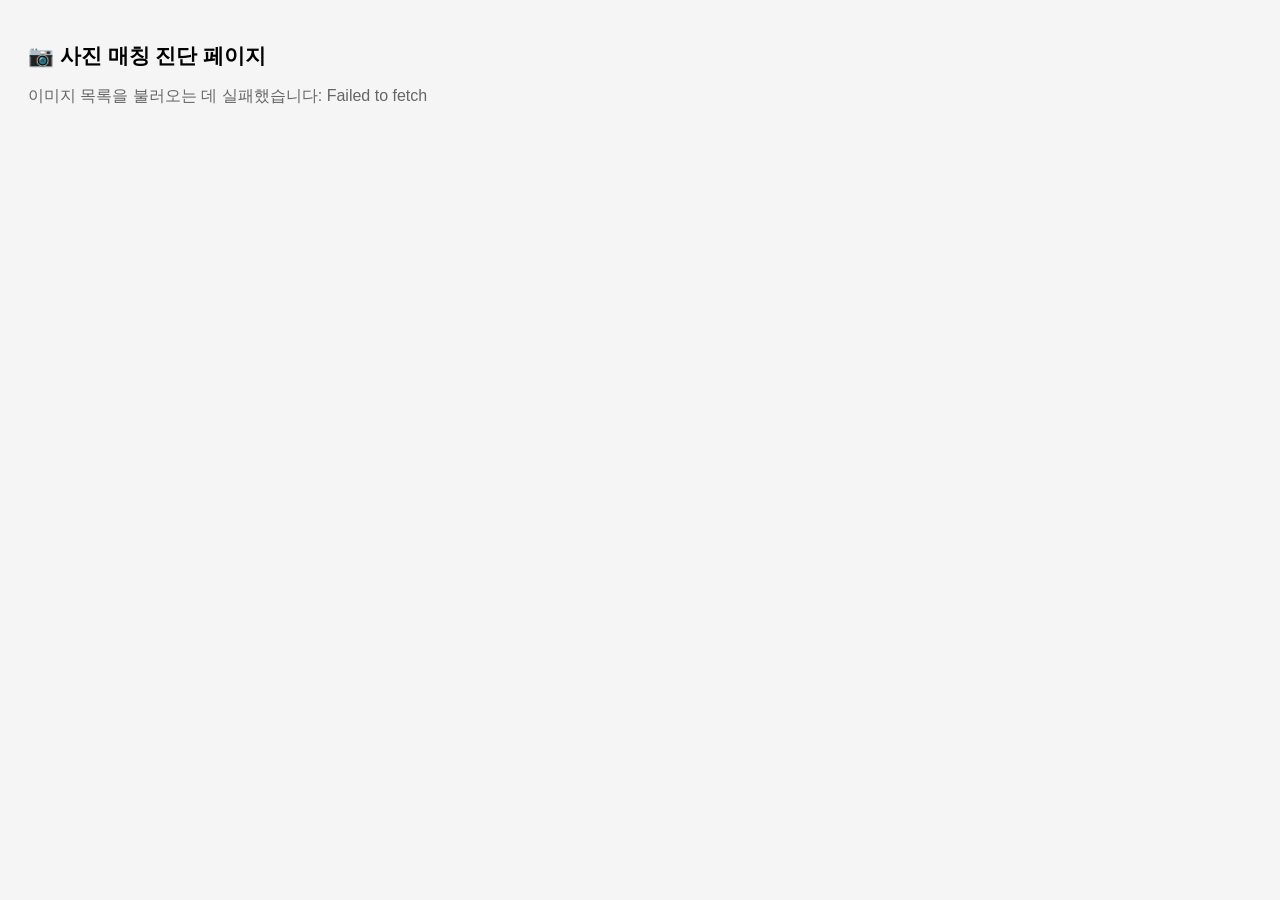
<file: check-images.html>
<!DOCTYPE html>
<html lang="ko">
<head>
<meta charset="UTF-8">
<title>사진 매칭 진단</title>
<style>
  body { font-family: sans-serif; padding: 20px; background:#f5f5f5; }
  h1 { font-size: 1.3rem; }
  #status { color:#666; margin-bottom: 1rem; }
  table { border-collapse: collapse; width: 100%; background:#fff; }
  th, td { border: 1px solid #ddd; padding: 6px 10px; font-size: .85rem; text-align:left; }
  th { background:#eee; position: sticky; top:0; }
  .summary { margin: 1rem 0; padding: .8rem 1rem; background:#fff3cd; border:1px solid #ffe58f; border-radius:6px; }
  button { padding: .5rem 1rem; cursor:pointer; }
</style>
</head>
<body>

<h1>📷 사진 매칭 진단 페이지</h1>
<p id="status">등대 데이터 불러오는 중...</p>
<div id="summary" class="summary" style="display:none;"></div>
<button id="downloadBtn" style="display:none;">결과 CSV로 다운로드</button>
<table id="resultTable" style="display:none;">
  <thead><tr><th>id</th><th>이름</th><th>영문명</th><th>구분</th></tr></thead>
  <tbody id="resultBody"></tbody>
</table>

<!-- 실제 사이트와 동일한 등대 데이터 파일들을 그대로 불러옵니다 -->
<script src="lighthouses.js"></script>
<script src="lighthouses_custom.js" onerror="console.warn('lighthouses_custom.js 없음 - 건너뜀')"></script>

<script>
const WEATHER_API_URL = "https://lighthouse-weather.ehdgml5032.workers.dev";

async function main() {
  const statusEl = document.getElementById('status');

  // 1. 실제 사이트와 동일하게 두 데이터 합치기 (커스텀 파일 없으면 빈 배열로 대체)
  const allLighthouses = [
    ...(typeof LIGHTHOUSE_DATA !== 'undefined' ? LIGHTHOUSE_DATA : []),
    ...(typeof LIGHTHOUSE_CUSTOM_DATA !== 'undefined' ? LIGHTHOUSE_CUSTOM_DATA : []),
  ];
  statusEl.textContent = `등대 ${allLighthouses.length}개 로드 완료. 이미지 목록 불러오는 중...`;

  // 2. Worker의 /image-list에서 전체 이미지 파일명 가져오기
  let images = [];
  try {
    const res = await fetch(`${WEATHER_API_URL}/image-list`);
    images = await res.json();
  } catch (e) {
    statusEl.textContent = '이미지 목록을 불러오는 데 실패했습니다: ' + e.message;
    return;
  }
  statusEl.textContent = `이미지 ${images.length}장 로드 완료. 매칭 검사 중...`;

  // 3. Worker의 /image 엔드포인트와 완전히 동일한 4단계 매칭 로직 재현
  const priorityPrefixes = ["stamp_", "month_"];

  function findMatch(name, id) {
    const fileId = (id || '').replace(/\s/g, '');
    const cleanName = (name || '').replace(/\s/g, '').replace(/\\n/g, '').replace(/\n/g, '');

    // 1순위: stamp_/month_ 접두사 + id 매칭
    let matched = fileId ? images.find(fn =>
      priorityPrefixes.some(p => fn.startsWith(p)) &&
      fn.includes(`_${fileId}_`)
    ) : null;

    // 2순위: id가 "C"로 시작하는 커스텀 항목만 이름으로 매칭
    if (!matched && fileId.toUpperCase().startsWith('C')) {
      matched = images.find(fn =>
        priorityPrefixes.some(p => fn.startsWith(p)) &&
        fn.replace(/\s/g, '').includes(cleanName)
      );
    }

    // 3순위: 그 외 사진 - id로 매칭
    if (!matched && fileId) {
      matched = images.find(fn =>
        !priorityPrefixes.some(p => fn.startsWith(p)) &&
        fn.includes(`_${fileId}_`)
      );
    }

    // 4순위: 그 외 사진 - 이름으로 매칭
    if (!matched) {
      matched = images.find(fn =>
        !priorityPrefixes.some(p => fn.startsWith(p)) &&
        fn.replace(/\s/g, '').includes(cleanName)
      );
    }

    return matched || null;
  }

  // 4. 전체 등대 검사
  const missing = [];
  for (const lh of allLighthouses) {
    const matched = findMatch(lh.name, lh.id);
    if (!matched) {
      missing.push(lh);
    }
  }

  // 5. 결과 렌더링
  statusEl.textContent = `검사 완료: 전체 ${allLighthouses.length}개 중 ${missing.length}개 사진 매칭 안 됨`;

  const summaryEl = document.getElementById('summary');
  summaryEl.style.display = 'block';
  summaryEl.innerHTML = `<strong>사진 없는 등대: ${missing.length}개</strong> (전체 ${allLighthouses.length}개 중)`;

  const tbody = document.getElementById('resultBody');
  tbody.innerHTML = missing.map(lh => `
    <tr>
      <td>${lh.id || ''}</td>
      <td>${(lh.name || '').replace(/\n/g, ' ')}</td>
      <td>${lh.nameEn || ''}</td>
      <td>${(lh.id || '').toUpperCase().startsWith('C') ? '커스텀' : '일반'}</td>
    </tr>
  `).join('');
  document.getElementById('resultTable').style.display = missing.length ? 'table' : 'none';

  // 6. CSV 다운로드 버튼
  const downloadBtn = document.getElementById('downloadBtn');
  if (missing.length) {
    downloadBtn.style.display = 'inline-block';
    downloadBtn.onclick = () => {
      const csv = 'id,name,nameEn\n' + missing.map(lh =>
        `"${lh.id || ''}","${(lh.name || '').replace(/\n/g, ' ')}","${lh.nameEn || ''}"`
      ).join('\n');
      const blob = new Blob([csv], { type: 'text/csv;charset=utf-8;' });
      const url = URL.createObjectURL(blob);
      const a = document.createElement('a');
      a.href = url;
      a.download = 'missing-images.csv';
      a.click();
      URL.revokeObjectURL(url);
    };
  }
}

main();
</script>
</body>
</html>
</file>
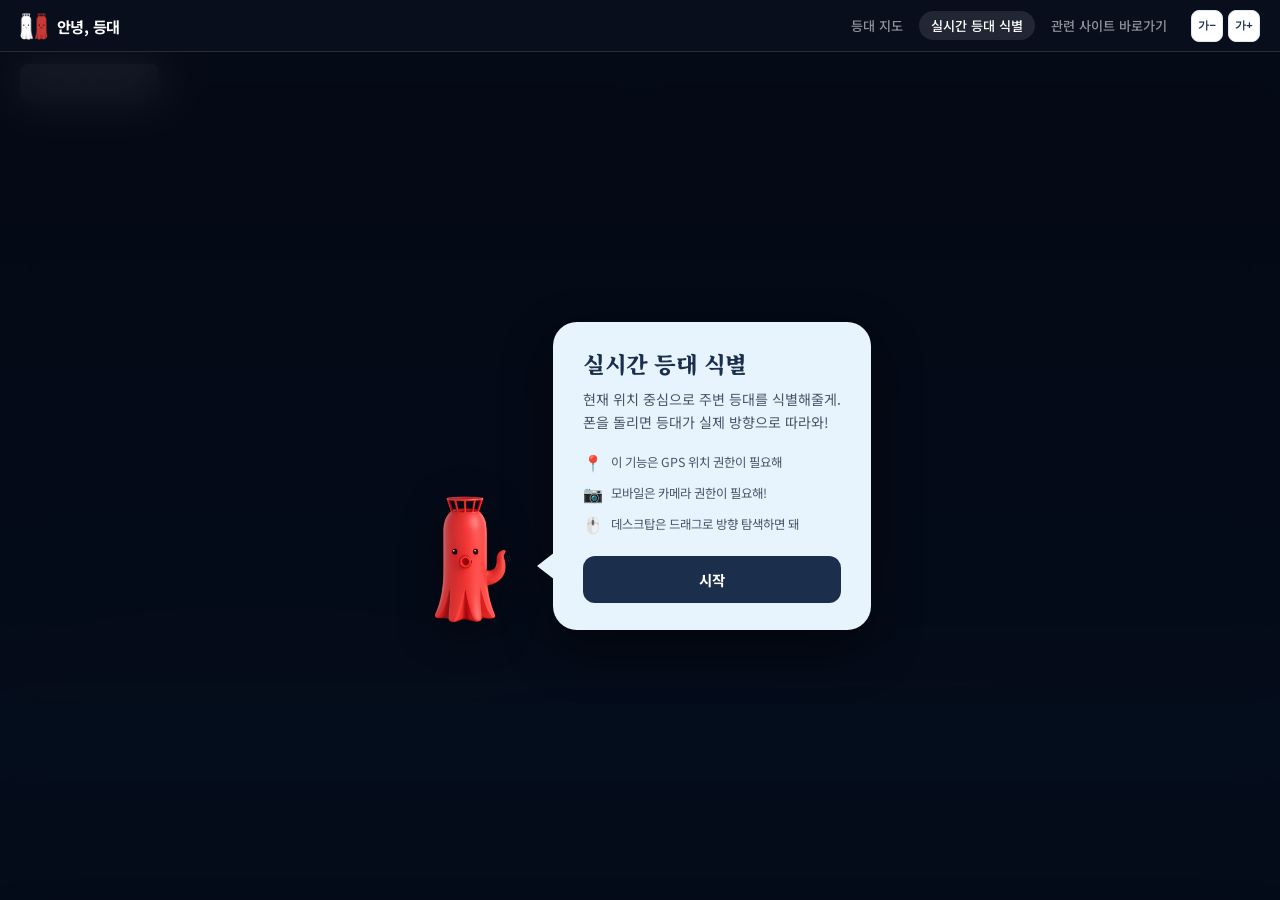
<file: news.html>
<!DOCTYPE html>
<script>
// 카카오톡 인앱 브라우저면 카메라/센서 권한이 제한되어 있어서,
// 사파리/크롬(기본 브라우저)으로 자동으로 한 번 더 열어줌
(function () {
  var ua = navigator.userAgent || '';
  if (/KAKAOTALK/i.test(ua)) {
    location.href = 'kakaotalk://web/openExternal?url=' + encodeURIComponent(location.href);
  }
})();
</script>
<html lang="ko">
<head>
<meta charset="UTF-8">
<meta name="viewport" content="width=device-width, initial-scale=1.0, user-scalable=no">
<title>실시간 등대 식별 · 안녕, 등대</title>
<link rel="preconnect" href="https://fonts.googleapis.com">
<link href="https://fonts.googleapis.com/css2?family=Noto+Sans+KR:wght@300;400;500;700&family=Noto+Serif+KR:wght@600;900&display=swap" rel="stylesheet">
<script src="lighthouses.js"></script>
<script src="stamp_data.js"></script>
<script src="year_data.js"></script>

<link rel="stylesheet" href="style.css">
</head>
<body class="ar-page">

<!-- ── HEADER ── -->
<header id="header">
  <a href="index.html" class="logo">
    <img src="문어등대.png" style="width:28px;height:28px;border-radius:6px;object-fit:cover;">
    <span>안녕, 등대</span>
  </a>
  <nav>
    <a href="index.html">등대 지도</a>
    <a href="news.html" class="active">실시간 등대 식별</a>
    <a href="#" onclick="event.preventDefault(); document.getElementById('links-overlay').classList.add('visible');">관련 사이트 바로가기</a>
    <div class="font-size-control">
      <button id="font-size-down" title="글자 작게">가−</button>
      <button id="font-size-up" title="글자 크게">가+</button>
    </div>
  </nav>
</header>

<a href="index.html" class="back-btn ar-back-btn">← 지도로 돌아가기</a>

<!-- ── 시작 오버레이 ── -->
<div id="start-overlay">
  <div class="start-wrap">
    <img src="tutorial-mascot-1.png" alt="등대 안내자" class="start-mascot-img">
    <div class="start-bubble">
      <div class="start-bubble-tail"></div>
      <h2>실시간 등대 식별</h2>
      <p>현재 위치 중심으로 주변 등대를 식별해줄게.<br>폰을 돌리면 등대가 실제 방향으로 따라와!</p>
      <div class="start-features">
        <div class="start-feature"><span>📍</span><span>이 기능은 GPS 위치 권한이 필요해</span></div>
        <div class="start-feature"><span>📷</span><span>모바일은 카메라 권한이 필요해!</span></div>
        <div class="start-feature"><span>🖱️</span><span>데스크탑은 드래그로 방향 탐색하면 돼</span></div>
      </div>
      <button id="start-btn">시작</button>
    </div>
  </div>
</div>

<!-- ── AR 사용법 안내 (3단계) ── -->
<div id="ar-tutorial-overlay">
  <div class="ar-tutorial-chevrons" id="ar-tutorial-chevrons" style="display:none;"><span>«</span><span>»</span></div>

  <!-- 가짜 등대 마커들이 JS로 동적으로 들어갈 자리 -->
  <div id="ar-tutorial-markers" style="position:fixed; inset:0; pointer-events:none;"></div>

  <div class="tutorial-wrap" id="ar-tutorial-wrap" style="position:fixed; bottom:90px; left:24px; top:auto; right:auto;">
    <img id="ar-tutorial-mascot-img" class="tutorial-mascot-img" src="tutorial-mascot-1.png" alt="등대 안내자">
    <div class="tutorial-bubble">
      <button class="tutorial-skip-btn" id="ar-tutorial-skip-btn" title="건너뛰기">✕</button>
      <div class="tutorial-bubble-tail"></div>
      <div class="tutorial-text" id="ar-tutorial-text"></div>
      <div class="tutorial-bottom-row">
        <button class="tutorial-prev-btn" id="ar-tutorial-prev-btn">◀</button>
        <span class="tutorial-progress" id="ar-tutorial-progress"></span>
        <button class="tutorial-next-btn" id="ar-tutorial-next-btn">▶</button>
      </div>
    </div>
  </div>
</div>

<!-- ── AR 뷰포트 ── -->
<div id="ar-viewport">
  <video id="camera-feed" autoplay playsinline muted></video>
  <div id="desktop-bg"></div>
  <canvas id="stars-canvas"></canvas>
  <div id="sea"></div>
  <div id="horizon"></div>

  <!-- 방위각 눈금자 -->
  <div id="compass-ruler"></div>
  <div id="crosshair"></div>
  <div id="heading-display">N 0°</div>

  <!-- 등대 마커 오버레이 (파노라마 컨테이너) -->
  <!-- after -->
<div id="ar-overlay" style="overflow:visible; pointer-events:none; z-index:20; position:absolute; inset:0;"></div>

  <!-- 드래그 힌트 -->
  <div id="drag-hint" id="drag-hint"></div>
</div>

<!-- 범위 조절 -->
<div id="range-control">
  <div style="display:flex; flex-direction:column; align-items:center; gap:6px; width:100%;">
    <div style="display:flex; align-items:center; gap:6px;">
      <div id="status-dot" style="width:7px;height:7px;border-radius:50%;background:gray;flex-shrink:0;"></div>
      <span id="status-text" style="font-size:.72rem;color:rgba(255,255,255,0.7);">탐색 중...</span>
    </div>
    <div style="display:flex; align-items:center; gap:8px;">
      <label style="font-size:.72rem;color:rgba(255,255,255,0.85);white-space:nowrap;">표시 범위</label>
      <input type="range" id="range-slider" min="0" max="3" step="0.5" value="1.5">
      <span id="range-value" style="font-size:.75rem;color:var(--accent);">1.5km</span>
      <button id="compass-btn" style="display:none;background:rgba(255,255,255,0.1);border:1px solid rgba(255,255,255,0.2);border-radius:8px;color:#fff;font-size:1.1rem;padding:4px 10px;cursor:pointer;">🧭</button>
        </div>
    </div>
  </div>
</div>

<!-- ── 하단 등대 정보 패널 ── -->
<div id="info-panel">
  <div class="info-panel-handle"></div>
  <button id="info-panel-close">✕</button>
  <div class="info-panel-header">
    <div id="info-panel-name">–</div>
    <div id="info-panel-dist">–</div>
  </div>
  <div id="info-panel-tags"></div>
  <button id="btn-map-link" onclick="goToLighthouseDetail()">상세정보 보기 <span class="btn-arrow">→</span></button>
</div>

<!-- ── 상태 표시 ── -->
<div id="status-bar">
  <div id="status-dot"></div>
  <span id="status-text">위치 정보를 가져오는 중...</span>
</div>

<script>
// ════════════════════════════════════════
//  유틸리티
// ════════════════════════════════════════
function toRad(d) { return d * Math.PI / 180; }

// 두 좌표 사이 거리 (km)
function getDistance(lat1, lng1, lat2, lng2) {
  const R = 6371;
  const dLat = toRad(lat2 - lat1);
  const dLng = toRad(lng2 - lng1);
  const a = Math.sin(dLat/2)**2 +
            Math.cos(toRad(lat1)) * Math.cos(toRad(lat2)) * Math.sin(dLng/2)**2;
  return R * 2 * Math.atan2(Math.sqrt(a), Math.sqrt(1-a));
}

// 두 좌표 사이 방위각 (0=북, 90=동, 180=남, 270=서)
function getBearing(lat1, lng1, lat2, lng2) {
  const dLng = toRad(lng2 - lng1);
  const y = Math.sin(dLng) * Math.cos(toRad(lat2));
  const x = Math.cos(toRad(lat1)) * Math.sin(toRad(lat2))
           - Math.sin(toRad(lat1)) * Math.cos(toRad(lat2)) * Math.cos(dLng);
  return (Math.atan2(y, x) * 180 / Math.PI + 360) % 360;
}

// 방위각 → 방향 이름
function headingLabel(h) {
  const dirs = ["N","NE","E","SE","S","SW","W","NW"];
  return dirs[Math.round(h / 45) % 8];
}

// ════════════════════════════════════════
//  별 파티클 (데스크탑 배경)
// ════════════════════════════════════════
function initStars() {
  const canvas = document.getElementById("stars-canvas");
  const ctx = canvas.getContext("2d");
  let stars = [];

  function resize() {
    canvas.width  = window.innerWidth;
    canvas.height = window.innerHeight;
    stars = Array.from({ length: 180 }, () => ({
      x: Math.random() * canvas.width,
      y: Math.random() * canvas.height * 0.65,
      r: Math.random() * 1.4 + 0.3,
      a: Math.random() * 0.7 + 0.2,
      speed: Math.random() * 0.003 + 0.001,
      phase: Math.random() * Math.PI * 2,
    }));
  }

  function draw(t) {
    ctx.clearRect(0, 0, canvas.width, canvas.height);
    stars.forEach(s => {
      const alpha = s.a * (0.7 + 0.3 * Math.sin(t * s.speed + s.phase));
      ctx.beginPath();
      ctx.arc(s.x, s.y, s.r, 0, Math.PI * 2);
      ctx.fillStyle = `rgba(255,255,255,${alpha})`;
      ctx.fill();
    });
    requestAnimationFrame(draw);
  }

  resize();
  window.addEventListener("resize", resize);
  requestAnimationFrame(draw);
}

// ════════════════════════════════════════
//  방위각 눈금자
// ════════════════════════════════════════
function buildRuler() {
  const ruler = document.getElementById("compass-ruler");
  ruler.innerHTML = "";
  // 총 72개 눈금 (360도 / 5도 간격)
  const cardinals = { 0:"N", 45:"NE", 90:"E", 135:"SE", 180:"S", 225:"SW", 270:"W", 315:"NW" };
  for (let i = 0; i < 360; i += 2) {
    const tick = document.createElement("div");
    tick.className = "ruler-tick" + (i % 45 === 0 ? " major" : (i % 10 === 0 ? " minor" : ""));
    const line  = document.createElement("div");
    line.className = "tick-line";
    const label = document.createElement("div");
    label.className = "tick-label";
    label.textContent = i % 45 === 0 ? (cardinals[i] || "") : "";
    tick.appendChild(line);
    tick.appendChild(label);
    ruler.appendChild(tick);
  }
}

function updateRuler(heading) {
  const ruler = document.getElementById("compass-ruler");
  // 눈금자를 heading에 따라 이동 (중앙이 현재 방향)
  const tickW = 10; // px per 2deg
  const totalW = (360 / 2) * tickW; // 전체 눈금 너비
  const offset = -(heading / 2) * tickW + window.innerWidth / 2;
  ruler.style.transform = `translateX(calc(${offset}px - 50%))`;

  document.getElementById("heading-display").textContent =
    `${headingLabel(heading)} ${Math.round(heading)}°`;
}

// ════════════════════════════════════════
//  메인 상태
// ════════════════════════════════════════
let myLat = null, myLng = null;
let currentHeading = 0;
let smoothHeading  = 0;
let smoothTilt     = 0;
let maxRange = 1.5;
let lighthouses = [];
let isMobile = /iPhone|iPad|Android/i.test(navigator.userAgent);
let arActive = false;
let sensorActive = false; // 센서 켜짐 여부

function prepareLighthouses() {
  if (typeof LIGHTHOUSE_DATA === "undefined") return;
  lighthouses = LIGHTHOUSE_DATA
    .filter(d => d.lat && d.lng && d.name)
    .map(d => {
      const stamp = typeof findStampData === "function" ? findStampData(d.name) : null;
      const year  = typeof findYearData  === "function" ? findYearData(d.name, d.lat, d.lng) : null;
      return {
        id: d.id,
        name: d.name,
        region: d.sea || "",
        lat: d.lat, lng: d.lng,
        light: d.light || "",
        desc: stamp ? stamp.intro : (d.light || ""),
        isStamp: !!stamp,
        isYear:  !!year,
        stampCat: stamp ? stamp.category : null,
      };
    });
}

// 등질 코드(R/G/Y) → 마커 색상 매핑
function getLightColors(code) {
  const t = (code || "").toUpperCase();
  if (t.includes("R")) return { main:"#ef4444", light:"#fca5a5", dark:"#b91c1c" };
  if (t.includes("G")) return { main:"#e5e7eb", light:"#f9fafb", dark:"#9ca3af" }; // 흰색 등대
  if (t.includes("Y")) return { main:"#eab308", light:"#fde047", dark:"#a16207" };
  return { main:"#e5e7eb", light:"#f9fafb", dark:"#9ca3af" }; // 흰색 등대
}
// ════════════════════════════════════════
//  AR 마커 — 파노라마 방식
//  360도 전체를 한 번에 그려두고
//  heading이 바뀌면 컨테이너만 이동
// ════════════════════════════════════════

const DEG_PER_PX = () => window.innerWidth / 50;

// 파노라마 컨테이너: 360도 * DEG_PER_PX px 너비
let markerEls = []; // 마커 DOM 요소 캐시

// 마커를 처음 한 번만 생성 (GPS 업데이트 시 재생성)
function buildMarkers() {
  const overlay = document.getElementById("ar-overlay");
  overlay.innerHTML = "";
  markerEls = [];

  if (!myLat || !myLng) return;

  const vw = window.innerWidth;
  const vh = window.innerHeight - 52;
  const pxPerDeg = DEG_PER_PX();
  const totalW = 360 * pxPerDeg; // 파노라마 전체 너비

  // 파노라마 컨테이너 크기 설정
  overlay.style.width  = (totalW * 3) + "px";
  overlay.style.height = "100%";
  overlay.style.position = "absolute";
  overlay.style.top = "0";
  overlay.style.left = "0";
  const horizonY = vh * 0.72;

  // 거리순 정렬 + 겹침 방지
  const candidates = lighthouses
    .map(lh => {
      const dist    = getDistance(myLat, myLng, lh.lat, lh.lng);
      const bearing = getBearing(myLat, myLng, lh.lat, lh.lng);
      return { ...lh, dist, bearing };
    })
    .filter(lh => lh.dist > 0 && lh.dist <= maxRange)
    .sort((a, b) => a.dist - b.dist);

  const occupied = []; // 겹침 체크용 { x, labelY }

candidates.forEach(lh => {
  const lc      = getLightColors(lh.light);
  const t       = Math.min(lh.dist / maxRange, 1);
  const opacity = Math.max(0.5, 1 - t * 0.5);
  const scale   = Math.max(0.75, 1.2 - t * 0.75);

  const panX       = lh.bearing * pxPerDeg;
  const panX_left  = (lh.bearing - 360) * pxPerDeg;
  const panX_right = (lh.bearing + 360) * pxPerDeg;

  const distStr = lh.dist < 1
    ? `${Math.round(lh.dist * 1000)}m`
    : `${lh.dist.toFixed(1)}km`;

  const towerH  = Math.round(110 * scale);
  const towerW  = Math.round(22 * scale);
  const baseW   = Math.round(34 * scale);
  const baseH   = Math.round(10 * scale);
  const topW    = Math.round(28 * scale);
  const topH    = Math.round(10 * scale);
  const lampR   = Math.round(7  * scale);
  const svgW    = Math.round(60 * scale);
  const svgH    = towerH + baseH + topH + lampR * 2 + 4;
  const cx      = svgW / 2;

  const labelH2 = Math.round(36 * scale); // 라벨 박스 높이
  const lineMin = Math.round(10 * scale); // 최소 선 길이

  // 등대 바닥을 horizonY에 딱 붙임
  // 마커 top = labelY, 그 아래 라벨+선+SVG 순서
  // 전체 높이 = labelH2 + lineH + svgH → 역산
  // labelY + labelH2 + lineH + svgH = horizonY
  // lineH는 최소 lineMin 보장
  let lineH = lineMin;
  let labelY = horizonY - svgH - lineH - labelH2;

  // 겹침 방지: x 근처에 이미 라벨 있으면 위로 올림
  let tries = 0;
  while (
    occupied.some(o => Math.abs(o.x - panX) < 110 && Math.abs(o.y - labelY) < labelH2 + 6) &&
    tries < 6
  ) {
    lineH += labelH2 + 6;
    labelY -= labelH2 + 6;
    tries++;
  }
  occupied.push({ x: panX, y: labelY });
  [panX, panX_left, panX_right].forEach(px => {
    const el = document.createElement("div");
    el.className = "ar-marker";
    el.style.cssText = `
      left: ${px}px;
      top: ${labelY}px;
      opacity: ${opacity};
      transform: translateX(-50%);
      position: absolute;
      pointer-events: auto;
      display: flex;
      flex-direction: column;
      align-items: center;
    `;
    el.innerHTML = `
      <div style="
        background: rgba(10,20,50,0.82);
        border: 1px solid rgba(255,200,80,0.5);
        border-radius: ${Math.round(7*scale)}px;
        padding: ${Math.round(3*scale)}px ${Math.round(8*scale)}px;
        text-align: center;
        white-space: nowrap;
        margin-bottom: 2px;
      ">
        <div style="color:#fff; font-size:${Math.round(12*scale)}px; font-weight:700; font-family:'Noto Sans KR',sans-serif;">${lh.name}</div>
        <div style="color:rgba(255,210,100,0.85); font-size:${Math.round(10*scale)}px; font-family:'Noto Sans KR',sans-serif;">${distStr}</div>
      </div>
      <div style="width:1px; height:${lineH}px; background:rgba(255,200,80,0.5);"></div>
      <svg width="${svgW}" height="${svgH}" viewBox="0 0 ${svgW} ${svgH}" xmlns="http://www.w3.org/2000/svg">
        <!-- 등롱 유리 -->
        <rect x="${cx-topW/2}" y="2" width="${topW}" height="${topH}" rx="2" fill="${lc.light}"/>
        <!-- 등롱 하우징 -->
        <rect x="${cx-topW/2}" y="${topH+2}" width="${topW}" height="${Math.round(7*scale)}" rx="1" fill="${lc.main}"/>
        <!-- 난간 -->
        <rect x="${cx-topW/2-Math.round(4*scale)}" y="${topH+Math.round(9*scale)}" width="${topW+Math.round(8*scale)}" height="${Math.round(3*scale)}" rx="1" fill="${lc.dark}"/>
        <!-- 난간 기둥 -->
        <line x1="${cx-topW/2}" y1="${topH+Math.round(9*scale)}" x2="${cx-topW/2}" y2="${topH+Math.round(12*scale)}" stroke="${lc.dark}" stroke-width="${Math.max(1,Math.round(1.5*scale))}"/>
        <line x1="${cx}" y1="${topH+Math.round(9*scale)}" x2="${cx}" y2="${topH+Math.round(12*scale)}" stroke="${lc.dark}" stroke-width="${Math.max(1,Math.round(1.5*scale))}"/>
        <line x1="${cx+topW/2}" y1="${topH+Math.round(9*scale)}" x2="${cx+topW/2}" y2="${topH+Math.round(12*scale)}" stroke="${lc.dark}" stroke-width="${Math.max(1,Math.round(1.5*scale))}"/>
        <!-- 탑 몸통 -->
        <polygon points="${cx-towerW/2},${topH+Math.round(12*scale)} ${cx+towerW/2},${topH+Math.round(12*scale)} ${cx+baseW/2},${topH+Math.round(12*scale)+towerH} ${cx-baseW/2},${topH+Math.round(12*scale)+towerH}" fill="${lc.main}"/>
        <!-- 줄무늬 1 -->
        <polygon points="${cx-towerW/2+Math.round(1*scale)},${topH+Math.round(22*scale)} ${cx+towerW/2-Math.round(1*scale)},${topH+Math.round(22*scale)} ${cx+towerW/2},${topH+Math.round(30*scale)} ${cx-towerW/2},${topH+Math.round(30*scale)}" fill="${lc.dark}" opacity="0.6"/>
        <!-- 줄무늬 2 -->
        <polygon points="${cx-baseW/2+Math.round(4*scale)},${topH+Math.round(50*scale)} ${cx+baseW/2-Math.round(4*scale)},${topH+Math.round(50*scale)} ${cx+baseW/2-Math.round(2*scale)},${topH+Math.round(58*scale)} ${cx-baseW/2+Math.round(2*scale)},${topH+Math.round(58*scale)}" fill="${lc.dark}" opacity="0.6"/>
        <!-- 창문 -->
        <rect x="${cx-Math.round(5*scale)}" y="${topH+Math.round(35*scale)}" width="${Math.round(10*scale)}" height="${Math.round(8*scale)}" rx="1" fill="#1a3a6a" stroke="${lc.dark}" stroke-width="0.8"/>
        <!-- 문 -->
        <rect x="${cx-Math.round(4*scale)}" y="${topH+Math.round(12*scale)+towerH-Math.round(14*scale)}" width="${Math.round(8*scale)}" height="${Math.round(13*scale)}" rx="1" fill="#1a3a6a" stroke="${lc.dark}" stroke-width="0.8"/>
        <!-- 받침대 -->
        <rect x="${cx-baseW/2-Math.round(2*scale)}" y="${topH+Math.round(12*scale)+towerH}" width="${baseW+Math.round(4*scale)}" height="${baseH}" rx="2" fill="${lc.main}"/>
        <rect x="${cx-baseW/2-Math.round(4*scale)}" y="${topH+Math.round(12*scale)+towerH+baseH}" width="${baseW+Math.round(8*scale)}" height="${Math.round(4*scale)}" rx="1" fill="${lc.dark}"/>
      </svg>
    `;
    el.addEventListener("click", () => openInfoPanel(lh, distStr));
    overlay.appendChild(el);
    markerEls.push(el);
  });
});

  // 처음 빌드 후 뷰포트 위치 맞추기
  moveOverlay(currentHeading);
}

// heading이 바뀔 때마다 오버레이만 이동 (마커 재생성 없음)
function moveOverlay(heading) {
  const overlay  = document.getElementById("ar-overlay");
  const pxPerDeg = DEG_PER_PX();
  const totalW   = 360 * pxPerDeg;
  const vw       = window.innerWidth;

  // heading도 기준 중앙이 화면 중앙에 오도록 이동
  // translateX(-heading * pxPerDeg + vw/2) 이지만
  // 360도 경계 처리를 위해 모듈로 적용
  // heading 기준 중앙이 화면 중앙에 오도록 단순 계산
// 360도 랩어라운드 없이, heading을 직접 사용
  // 350도~360도 구간에서는 복사본B(+360) 기준으로 자동 전환
const adjustedHeading = heading > 180 ? heading - 360 : heading;
let offsetX = -(adjustedHeading * pxPerDeg) + vw / 2 - totalW;
  overlay.style.transform = `translateX(${offsetX}px)`;
}

// GPS 업데이트 or 범위 변경 시 마커 재빌드
// 센서/드래그는 moveOverlay만 호출
function renderMarkers() {
  buildMarkers();
}

// 화면 회전(가로 ↔ 세로) 시, 새 화면 폭 기준으로 등대 마커 다시 배치
let orientationResizeTimer = null;
window.addEventListener("resize", () => {
  clearTimeout(orientationResizeTimer);
  orientationResizeTimer = setTimeout(buildMarkers, 200);
});

let currentInfoLighthouse = null; // 지금 정보 패널에 떠있는 등대 (상세정보 보기 버튼이 이걸 참고함)

function openInfoPanel(lh, distStr) {
  currentInfoLighthouse = lh;

  document.getElementById("info-panel-name").textContent = lh.name;
  document.getElementById("info-panel-dist").textContent = `📍 ${distStr}`;

  const tags = document.getElementById("info-panel-tags");
  tags.innerHTML = "";
  if (lh.isStamp) {
    const t = document.createElement("span");
    t.className = "panel-tag tag-stamp";
    t.textContent = "🏆 스탬프 투어" + (lh.stampCat ? ` · ${lh.stampCat}` : "");
    tags.appendChild(t);
  }
  if (lh.isYear) {
    const t = document.createElement("span");
    t.className = "panel-tag tag-year";
    t.textContent = "🌟 올해의 등대";
    tags.appendChild(t);
  }

  document.getElementById("info-panel").classList.add("open");
  document.getElementById("status-bar").style.opacity = "0";
}

function goToLighthouseDetail() {
  if (!currentInfoLighthouse) return;
  const lh = currentInfoLighthouse;
  const params = new URLSearchParams({
    name: lh.name,
    lat: lh.lat,
    lng: lh.lng,
    sea: lh.region || "",
    light: lh.light || "",
  });
  if (lh.id) params.set("id", lh.id);
  window.location.href = "detail.html?" + params.toString();
}

document.getElementById("info-panel-close").addEventListener("click", () => {
  document.getElementById("info-panel").classList.remove("open");
  document.getElementById("status-bar").style.opacity = "1";
});

// ════════════════════════════════════════
//  상태바 업데이트
// ════════════════════════════════════════
function setStatus(text, state = "active") {
  document.getElementById("status-text").textContent = text;
  const dot = document.getElementById("status-dot");
  dot.className = "";
  dot.classList.add(state);
}

// ════════════════════════════════════════
//  GPS
// ════════════════════════════════════════
function startGPS() {
  if (!navigator.geolocation) {
    setStatus("위치 정보를 지원하지 않는 브라우저입니다.", "warn");
    return;
  }

  navigator.geolocation.watchPosition(
    pos => {
      myLat = pos.coords.latitude;
      myLng = pos.coords.longitude;
      const acc = Math.round(pos.coords.accuracy);
      setStatus(`위치 확인됨 · 정확도 ±${acc}m · ${maxRange}km 이내 표시`, "active");
      buildMarkers(); // GPS 업데이트 시 마커 재빌드
    },
    err => {
      setStatus("위치 권한이 거부됐습니다. 브라우저 설정을 확인해주세요.", "warn");
    },
    { enableHighAccuracy: true, maximumAge: 3000, timeout: 10000 }
  );
}

function attachSensorHandler() {
  sensorActive = true;

  const handler = (e) => {
    if (!sensorActive) return;

    let heading = null;

    // 화면 회전 보정값 — 아이폰은 window.orientation이 왼쪽/오른쪽을 구분해줌
    const screenAngle = (typeof window.orientation === "number") ? window.orientation : 0;

    // iOS 사파리: webkitCompassHeading이 진짜 나침반 값 (화면 회전 보정 추가)
    if (e.webkitCompassHeading !== undefined && e.webkitCompassHeading !== null) {
      heading = (e.webkitCompassHeading + screenAngle + 360) % 360;

    // Android absolute: 360 - alpha가 자북 기준 (화면 회전 보정 추가)
    } else if (e.absolute === true && e.alpha !== null) {
      heading = (360 - e.alpha - screenAngle + 720) % 360;

    // 그 외 (일반 deviceorientation): alpha는 상대값이라 신뢰도 낮음 (화면 회전 보정 추가)
    } else if (e.alpha !== null) {
      heading = (360 - e.alpha - screenAngle + 720) % 360;
    }

    if (heading === null) return;

    let diff = heading - smoothHeading;
    if (diff > 180)  diff -= 360;
    if (diff < -180) diff += 360;
    const smoothFactor = e.webkitCompassHeading !== undefined ? 0.15 : 0.06;
    smoothHeading += diff * smoothFactor;
    smoothHeading = (smoothHeading + 360) % 360;
    const OFFSET = 8; // 왼쪽으로 치우쳐 있으면 양수, 오른쪽이면 음수
    currentHeading = (smoothHeading + OFFSET + 360) % 360;

    if (e.beta !== null) {
      const rawTilt = e.beta - 90;
      smoothTilt += (rawTilt - smoothTilt) * 0.1;
    }

    updateRuler(currentHeading);
    moveOverlay(currentHeading);
  };

  // Android는 absolute 이벤트 우선, iOS는 deviceorientation에서 webkitCompassHeading 사용
 // absolute 이벤트가 오면 일반 이벤트는 무시
    let hasAbsolute = false;
    window.addEventListener("deviceorientationabsolute", e => {
      hasAbsolute = true;
      handler(e);
    }, true);
    window.addEventListener("deviceorientation", e => {
      if (hasAbsolute) return; // absolute가 있으면 무시
      handler(e);
    }, true);

      return handler;
}

async function startSensor() {
  const isIOS = typeof DeviceOrientationEvent !== "undefined" &&
                typeof DeviceOrientationEvent.requestPermission === "function";

  if (isIOS) {
    // iOS: 반드시 사용자 클릭 안에서 requestPermission 호출해야 함
    try {
      const res = await DeviceOrientationEvent.requestPermission();
      if (res === "granted") {
        attachSensorHandler();
        document.getElementById("sensor-status").textContent = "🧭 나침반 센서 연결됨";
      } else {
        document.getElementById("sensor-status").textContent = "센서 권한 거부됨 · 드래그로 탐색하세요";
      }
    } catch {
      document.getElementById("sensor-status").textContent = "센서 권한 요청 실패 · 드래그로 탐색하세요";
    }
  } else {
    // Android / 기타: 바로 연결
    attachSensorHandler();
  }
}

// ════════════════════════════════════════
//  데스크탑 드래그
// ════════════════════════════════════════
function startDesktopDrag() {
  const vp = document.getElementById("ar-viewport");
  let dragging = false;
  let lastX = 0;
  let velocity = 0;
  let lastTime = 0;

  // 마우스 드래그 (데스크탑)
  vp.addEventListener("mousedown", e => {
    dragging = true;
    lastX = e.clientX;
    lastTime = Date.now();
    velocity = 0;
    vp.classList.add("dragging");
  });

  window.addEventListener("mousemove", e => {
    if (!dragging) return;
    const dx = e.clientX - lastX;
    const dt = Date.now() - lastTime || 1;
    velocity = dx / dt;
    currentHeading = (currentHeading - dx * 0.25 + 360) % 360;
    smoothHeading = currentHeading;
    lastX = e.clientX;
    lastTime = Date.now();
    updateRuler(currentHeading);
    moveOverlay(currentHeading);
  });

  window.addEventListener("mouseup", () => {
    dragging = false;
    vp.classList.remove("dragging");
    let raf;
    function inertia() {
      velocity *= 0.92;
      if (Math.abs(velocity) < 0.05) { cancelAnimationFrame(raf); return; }
      currentHeading = (currentHeading - velocity * 8 + 360) % 360;
      smoothHeading = currentHeading;
      updateRuler(currentHeading);
      moveOverlay(currentHeading);
      raf = requestAnimationFrame(inertia);
    }
    raf = requestAnimationFrame(inertia);
  });

  // 터치 드래그 (모바일) - 드래그 시작하면 센서 끔
  vp.addEventListener("touchstart", e => {
    sensorActive = false; // 드래그 시작 → 센서 끄기
    lastX = e.touches[0].clientX;
    velocity = 0;
  }, { passive: true });

  vp.addEventListener("touchmove", e => {
    const dx = e.touches[0].clientX - lastX;
    currentHeading = (currentHeading - dx * 0.35 + 360) % 360;
    smoothHeading = currentHeading;
    lastX = e.touches[0].clientX;
    updateRuler(currentHeading);
    moveOverlay(currentHeading);
  }, { passive: true });
}

// ════════════════════════════════════════
//  카메라 (모바일)
// ════════════════════════════════════════
async function startCamera() {
  try {
    const stream = await navigator.mediaDevices.getUserMedia({
      video: { facingMode: "environment", width: { ideal: 1280 } }
    });
    const vid = document.getElementById("camera-feed");
    vid.srcObject = stream;
    vid.style.display = "block";

    // 카메라 스트림이 끊기면 (사용 중단 시) 모형 다시 보이게
    stream.getVideoTracks()[0].addEventListener("ended", () => {
      document.getElementById("ar-viewport").classList.remove("camera-on");
      vid.style.display = "none";
    });

    // after
    document.getElementById("desktop-bg").style.display  = "none";
    document.getElementById("stars-canvas").style.display = "none";
    document.getElementById("horizon").style.display = "none";
    document.getElementById("ar-viewport").classList.add("camera-on");
  } catch {
    // 카메라 권한 없어도 AR 계속 작동
  }
}

document.getElementById("range-slider").addEventListener("input", e => {
  if (arTutorialActive) {
    arTutorialRange = +e.target.value;
    document.getElementById("range-value").textContent = arTutorialRange + "km";
    positionArTutorialMarkers();
    return;
  }
  maxRange = +e.target.value;
  document.getElementById("range-value").textContent = maxRange + "km";
  setStatus(`위치 확인됨 · ${maxRange}km 이내 표시`, "active");
  buildMarkers();
});

// ════════════════════════════════════════
//  AR 진짜 시작 (GPS/카메라/센서) — 기존 로직 그대로, 함수로만 분리
// ════════════════════════════════════════
function beginARExperience() {
  document.getElementById("range-control").style.display = "flex";
  arActive = true;

  document.getElementById("drag-hint").textContent =
    isMobile ? "드래그하면 센서 꺼짐 · 🧭 버튼으로 다시 켜기" : "← 드래그하여 주변 탐색 →";

  prepareLighthouses();
  buildRuler();
  initStars();
  updateRuler(0);
  startGPS();
  startDesktopDrag(); // 항상 드래그 활성화

  if (isMobile) {
    document.getElementById("compass-btn").style.display = "block";

    const isIOS = typeof DeviceOrientationEvent !== "undefined" &&
                  typeof DeviceOrientationEvent.requestPermission === "function";

    if (isIOS) {
      DeviceOrientationEvent.requestPermission()
        .then(res => {
          if (res === "granted") {
            startCamera();
            attachSensorHandler();
          } else {
            startCamera();
            setStatus("센서 권한 거부 · 드래그로 탐색하세요", "warn");
          }
        })
        .catch(() => {
          startCamera();
          setStatus("센서 권한 요청 실패 · 드래그로 탐색하세요", "warn");
        });
    } else {
      startCamera();
      attachSensorHandler();
    }
  }

  setStatus("주변 등대를 탐색 중...", "active");
}

let arTutorialActive = false;
let arTutorialHeading = 0;
let arTutorialSmoothHeading = 0;
let arTutorialRange = 3;
let arTutorialDragHandlers = null;
let arTutorialSensorFns = null;
let arTutorialSensorGranted = false; // 센서 권한 허용 여부 (1단계 때 받아두고, 2단계부터 사용)
let arTutorialMovementEnabled = false; // 1단계: false(고정) / 2단계부터: true
let arTutorialSensorActive = true; // 드래그하면 false(끔), 나침반 버튼 누르면 true(다시 켬) — 진짜 AR과 동일한 동작
let arTutorialCompassStepIdx = -1; // 나침반 버튼을 처음 소개하는 단계의 인덱스 (모바일에서만 존재)
let AR_TUTORIAL_ACTIVE_STEPS = []; // 데스크탑/모바일에 따라 실제로 보여줄 단계 목록
function buildArTutorialMarkers(list) {
  const container = document.getElementById('ar-tutorial-markers');
  container.innerHTML = '';
  list.forEach(lh => {
    const lc = getLightColors(lh.light);
    const distStr = lh.dist < 1 ? Math.round(lh.dist * 1000) + 'm' : lh.dist.toFixed(1) + 'km';
    const el = document.createElement('div');
    el.className = 'ar-tutorial-marker';
    el.dataset.bearing = lh.bearing;
    el.dataset.dist = lh.dist;
    el.innerHTML = `
      <div class="ar-tutorial-marker-label">
        <div class="ar-tutorial-marker-name">${lh.name}</div>
        <div class="ar-tutorial-marker-dist">${distStr}</div>
      </div>
      <div class="ar-tutorial-marker-line"></div>
      <svg width="60" height="148" viewBox="0 0 60 148" xmlns="http://www.w3.org/2000/svg">
        <rect x="16" y="2" width="28" height="10" rx="2" fill="${lc.light}"/>
        <rect x="16" y="12" width="28" height="7" rx="1" fill="${lc.main}"/>
        <rect x="12" y="19" width="36" height="3" rx="1" fill="${lc.dark}"/>
        <line x1="16" y1="19" x2="16" y2="22" stroke="${lc.dark}" stroke-width="2"/>
        <line x1="30" y1="19" x2="30" y2="22" stroke="${lc.dark}" stroke-width="2"/>
        <line x1="44" y1="19" x2="44" y2="22" stroke="${lc.dark}" stroke-width="2"/>
        <polygon points="19,22 41,22 47,132 13,132" fill="${lc.main}"/>
        <polygon points="20,32 40,32 41,40 19,40" fill="${lc.dark}" opacity="0.6"/>
        <polygon points="17,60 43,60 45,68 15,68" fill="${lc.dark}" opacity="0.6"/>
        <rect x="25" y="45" width="10" height="8" rx="1" fill="#1a3a6a" stroke="${lc.dark}" stroke-width="0.8"/>
        <rect x="26" y="118" width="8" height="13" rx="1" fill="#1a3a6a" stroke="${lc.dark}" stroke-width="0.8"/>
        <rect x="11" y="132" width="38" height="10" rx="2" fill="${lc.main}"/>
        <rect x="9" y="142" width="42" height="4" rx="1" fill="${lc.dark}"/>
      </svg>
    `;
    container.appendChild(el);
  });
  positionArTutorialMarkers();
}

function positionArTutorialMarkers() {
  const pxPerDeg = DEG_PER_PX();
  document.querySelectorAll('#ar-tutorial-markers .ar-tutorial-marker').forEach(el => {
    const bearing = parseFloat(el.dataset.bearing);
    const dist = parseFloat(el.dataset.dist);
    let diff = bearing - arTutorialHeading;
    diff = ((diff + 180) % 360 + 360) % 360 - 180; // -180~180 정규화
    const x = window.innerWidth / 2 + diff * pxPerDeg;
    el.style.left = x + 'px';
    el.style.display = (dist <= arTutorialRange && Math.abs(diff) < 35) ? 'flex' : 'none';
  });
}

function attachArTutorialDrag() {
  const vp = document.getElementById("ar-viewport");
  let dragging = false, lastX = 0;

  const onDown = e => {
    dragging = true;
    lastX = (e.touches ? e.touches[0].clientX : e.clientX);
    arTutorialSensorActive = false;
  };
  const onMove = e => {
    if (!dragging) return;
    const x = e.touches ? e.touches[0].clientX : e.clientX;
    const dx = x - lastX;
    arTutorialHeading = (arTutorialHeading - dx * 0.3 + 360) % 360;
    lastX = x;
    updateRuler(arTutorialHeading);
    positionArTutorialMarkers();
  };
  const onUp = () => { dragging = false; };

  vp.addEventListener("mousedown", onDown);
  window.addEventListener("mousemove", onMove);
  window.addEventListener("mouseup", onUp);
  vp.addEventListener("touchstart", onDown, { passive: true });
  vp.addEventListener("touchmove", onMove, { passive: true });
  vp.addEventListener("touchend", onUp);

  arTutorialDragHandlers = { onDown, onMove, onUp, vp };
}

function detachArTutorialDrag() {
  if (!arTutorialDragHandlers) return;
  const { onDown, onMove, onUp, vp } = arTutorialDragHandlers;
  vp.removeEventListener("mousedown", onDown);
  window.removeEventListener("mousemove", onMove);
  window.removeEventListener("mouseup", onUp);
  vp.removeEventListener("touchstart", onDown);
  vp.removeEventListener("touchmove", onMove);
  vp.removeEventListener("touchend", onUp);
  arTutorialDragHandlers = null;
}

// 1단계: 고정(문어등대만 보임) / 2단계부터: 드래그+센서 작동
function setArTutorialMovementEnabled(enabled) {
  if (enabled === arTutorialMovementEnabled) return;
  arTutorialMovementEnabled = enabled;
  if (enabled) {
    attachArTutorialDrag();
    if (arTutorialSensorGranted) attachArTutorialSensor();
  } else {
    detachArTutorialDrag();
    detachArTutorialSensor();
    arTutorialHeading = 0;
    arTutorialSmoothHeading = 0;
    arTutorialSensorActive = true;
    updateRuler(0);
  }
}

// 폰 기울이기 (튜토리얼 전용 — 실제 attachSensorHandler와 별개)
function attachArTutorialSensor() {
  let hasAbsolute = false;
  const handler = (e) => {
    if (!arTutorialSensorActive) return; // 드래그로 꺼진 상태면 무시 (진짜 AR과 동일)
    let heading = null;
    if (e.webkitCompassHeading != null) heading = e.webkitCompassHeading;
    else if (e.absolute === true && e.alpha != null) heading = (360 - e.alpha) % 360;
    else if (e.alpha != null) heading = (360 - e.alpha) % 360;
    if (heading === null) return;

    let diff = heading - arTutorialSmoothHeading;
    if (diff > 180) diff -= 360;
    if (diff < -180) diff += 360;
    const smoothFactor = e.webkitCompassHeading != null ? 0.3 : 0.15;
    arTutorialSmoothHeading += diff * smoothFactor;
    arTutorialSmoothHeading = (arTutorialSmoothHeading + 360) % 360;
    arTutorialHeading = (arTutorialSmoothHeading + 8 + 360) % 360;

    updateRuler(arTutorialHeading);
    positionArTutorialMarkers();
  };
  const onAbs = e => { hasAbsolute = true; handler(e); };
  const onRel = e => { if (hasAbsolute) return; handler(e); };
  window.addEventListener("deviceorientationabsolute", onAbs, true);
  window.addEventListener("deviceorientation", onRel, true);
  arTutorialSensorFns = { onAbs, onRel };
}

function detachArTutorialSensor() {
  if (!arTutorialSensorFns) return;
  window.removeEventListener("deviceorientationabsolute", arTutorialSensorFns.onAbs, true);
  window.removeEventListener("deviceorientation", arTutorialSensorFns.onRel, true);
  arTutorialSensorFns = null;
}

// ════════════════════════════════════════
//  AR 사용법 안내 (데스크탑 3단계 / 모바일 4단계)
// ════════════════════════════════════════
const AR_TUTORIAL_STEPS = [
  { img: 'tutorial-mascot-1.png', text: '등대 근처에 있으면 이렇게 등대 표시가 떠!', chevrons: false },
  { img: 'tutorial-mascot-2.png', text: '좌우로 드래그하거나 폰을 움직여서 근처 등대를 더 찾아보자!', chevrons: true },
  { img: 'tutorial-mascot-2.png', text: '방금 손으로 움직여봤지? 🧭 나침반 버튼을 누르면 다시 자동으로 센서를 따라가게 바뀌어!', chevrons: false, mobileOnly: true, introduceCompass: true, showRangeControl: true },
  { img: 'tutorial-mascot-1.png', text: '표시 범위를 조절하면 등대가 보이는 범위를 조절할 수 있어!', chevrons: false, showRangeControl: true },
];
let arTutorialIdx = 0;

function buildArTutorialStepList() {
  AR_TUTORIAL_ACTIVE_STEPS = AR_TUTORIAL_STEPS.filter(s => !s.mobileOnly || isMobile);
  arTutorialCompassStepIdx = AR_TUTORIAL_ACTIVE_STEPS.findIndex(s => s.introduceCompass);
}

function renderArTutorialStep() {
  const step = AR_TUTORIAL_ACTIVE_STEPS[arTutorialIdx];
  setArTutorialMovementEnabled(arTutorialIdx >= 1); // 1단계만 고정, 2단계부터 작동
  document.getElementById('ar-tutorial-mascot-img').src = step.img;
  document.getElementById('ar-tutorial-text').textContent = step.text;
  document.getElementById('ar-tutorial-progress').textContent = (arTutorialIdx + 1) + ' / ' + AR_TUTORIAL_ACTIVE_STEPS.length;
  document.getElementById('ar-tutorial-prev-btn').style.visibility = (arTutorialIdx === 0) ? 'hidden' : 'visible';
  document.getElementById('ar-tutorial-next-btn').textContent =
    (arTutorialIdx === AR_TUTORIAL_ACTIVE_STEPS.length - 1) ? '시작하기' : '▶';
  document.getElementById('ar-tutorial-chevrons').style.display = step.chevrons ? 'flex' : 'none';

  if (step.showRangeControl) {
    // 나침반 소개 단계 + 범위조절 단계: 범위 바 + 나침반 버튼 같이 보여주고, 지금 보는 방향 근처에 3개를 모아서 배치
    document.getElementById('range-control').style.display = 'flex';
    document.getElementById('compass-btn').style.display = isMobile ? 'block' : 'none';
    document.getElementById('compass-btn').classList.toggle('compass-btn-pulse', !!step.introduceCompass);
    arTutorialRange = parseFloat(document.getElementById('range-slider').value) || 1.5;
    const base = arTutorialHeading;
    buildArTutorialMarkers([
      { name: '문어등대',   bearing: base,      dist: 0.3, light: 'R' },
      { name: '오징어등대', bearing: base + 15, dist: 1.2, light: 'G' },
      { name: '새우등대',   bearing: base - 15, dist: 2.8, light: 'Y' },
    ]);
  } else {
    document.getElementById('range-control').style.display = 'none';
    document.getElementById('compass-btn').style.display = 'none';
    document.getElementById('compass-btn').classList.remove('compass-btn-pulse');
    arTutorialRange = 3;
    buildArTutorialMarkers([
      { name: '문어등대',   bearing: 0,   dist: 0.3, light: 'R' },
      { name: '오징어등대', bearing: 90,  dist: 1.2, light: 'G' },
      { name: '새우등대',   bearing: 270, dist: 2.8, light: 'Y' },
    ]);
  }
}

function finishArTutorial() {
  document.getElementById("ar-tutorial-overlay").style.display = "none";
  arTutorialActive = false;
  detachArTutorialDrag();
  detachArTutorialSensor();
  document.getElementById("range-slider").value = "1.5";
  document.getElementById("range-value").textContent = "1.5km";
  document.getElementById("range-control").style.display = "none";
  document.getElementById("compass-btn").style.display = "none";
  document.getElementById("compass-btn").classList.remove("compass-btn-pulse");
  beginARExperience();
}

document.getElementById("start-btn").addEventListener("click", () => {
  document.getElementById("start-overlay").style.display = "none";

  const beginTutorial = () => {
    arTutorialActive = true;
    arTutorialHeading = 0;
    arTutorialSmoothHeading = 0;
    arTutorialMovementEnabled = false;
    arTutorialSensorActive = true;
    buildArTutorialStepList();
    buildRuler();
    updateRuler(0);
    document.getElementById("ar-tutorial-overlay").style.display = "block";
    arTutorialIdx = 0;
    renderArTutorialStep(); // 1단계 — 고정 상태로 시작
  };

  const isIOS = typeof DeviceOrientationEvent !== "undefined" &&
                typeof DeviceOrientationEvent.requestPermission === "function";

  if (isIOS) {
    // iOS: 클릭 컨텍스트 안에서 바로 권한 요청 (작동은 2단계부터)
    DeviceOrientationEvent.requestPermission()
      .then(res => {
        arTutorialSensorGranted = (res === "granted");
        beginTutorial();
      })
      .catch(() => { beginTutorial(); });
  } else if (isMobile) {
    // Android: 권한 팝업 없음 → 바로 허용된 걸로 처리 (작동은 2단계부터)
    arTutorialSensorGranted = true;
    beginTutorial();
  } else {
    // 데스크탑: 센서 없음, 드래그만 (2단계부터)
    beginTutorial();
  }
});

document.getElementById("ar-tutorial-next-btn").addEventListener("click", () => {
  if (arTutorialIdx === AR_TUTORIAL_ACTIVE_STEPS.length - 1) {
    finishArTutorial();
  } else {
    arTutorialIdx++;
    renderArTutorialStep();
  }
});

document.getElementById("ar-tutorial-prev-btn").addEventListener("click", () => {
  if (arTutorialIdx > 0) {
    arTutorialIdx--;
    renderArTutorialStep();
  }
});

document.getElementById("ar-tutorial-skip-btn").addEventListener("click", finishArTutorial);
// 🧭 나침반 버튼: 센서 다시 켜기
document.getElementById("compass-btn").addEventListener("click", () => {
  if (arTutorialActive) {
    arTutorialSensorActive = true;
    return;
  }
  sensorActive = true;
  setStatus("나침반 센서 켜짐 · 폰을 돌려 탐색하세요", "active");
});
</script>

<!-- 아이콘 심볼 정의 (화면에 보이지 않음) -->
<svg style="display:none" aria-hidden="true">
  <symbol id="icon-lighthouse" viewBox="0 0 24 24" fill="none">
    <path d="M10 21V10.5L12 3l2 7.5V21" stroke="currentColor" stroke-width="1.5" stroke-linejoin="round" stroke-linecap="round"/>
    <path d="M8.5 21h7" stroke="currentColor" stroke-width="1.5" stroke-linecap="round"/>
    <path d="M10.3 13.5h3.4M10.1 17h3.8" stroke="currentColor" stroke-width="1.3" stroke-linecap="round"/>
    <path d="M8.7 6.3l-1.7-1M15.3 6.3l1.7-1" stroke="currentColor" stroke-width="1.3" stroke-linecap="round"/>
  </symbol>
</svg>
<!-- 링크 모음 오버레이 -->
<div id="links-overlay">
  <div id="links-card">
    <div id="links-title">관련사이트 바로가기</div>
    <button id="links-close" onclick="document.getElementById('links-overlay').classList.remove('visible')">✕</button>
    <div id="links-body">
      <a href="https://cafe.naver.com/lighthousetour" target="_blank" class="link-item link-item-compact">
        <span class="link-icon">☕</span>
        <div class="link-info">
          <div class="link-name">커뮤니티 바로가기</div>
        </div>
        <span class="link-arrow">→</span>
      </a>
      <a href="https://www.lighthouse-museum.or.kr/sea/passport" target="_blank" class="link-item link-item-compact">
        <span class="link-icon">🏆</span>
        <div class="link-info">
          <div class="link-name">스탬프투어 신청하기</div>
        </div>
        <span class="link-arrow">→</span>
      </a>
      <a href="https://island.theksa.co.kr/" target="_blank" class="link-item link-item-compact">
        <span class="link-icon">🛳️</span>
        <div class="link-info">
          <div class="link-name">선박 예약하기</div>
        </div>
        <span class="link-arrow">→</span>
      </a>

      <!-- 체험숙소 신청하기 섹션 -->
      <div class="link-section-title">체험숙소 신청하기</div>
      <div class="link-section-desc">등대 관사에서 즐기는 특별한 하룻밤,<br>지금 예약하세요</div>
      <a href="https://yeosu.mof.go.kr/ko/page.do?menuIdx=3971" target="_blank" class="link-item link-item-compact">
        <div class="link-info">
          <div class="link-name">거문도 등대</div>
        </div>
        <span class="link-arrow">→</span>
      </a>
      <a href="https://ulsan.mof.go.kr/ko/page.do?menuIdx=844" target="_blank" class="link-item link-item-compact">
        <div class="link-info">
          <div class="link-name">간절곶 등대</div>
        </div>
        <span class="link-arrow">→</span>
      </a>
      <a href="https://busan.mof.go.kr/ko/experience/lighthouse3/receptUser.do?menuIdx=4593" target="_blank" class="link-item link-item-compact">
        <div class="link-info">
          <div class="link-name">가덕도 등대</div>
        </div>
        <span class="link-arrow">→</span>
      </a>
    </div>
  </div>
</div>
<!-- Cloudflare Web Analytics --><script defer src='https://static.cloudflareinsights.com/beacon.min.js' data-cf-beacon='{"token": "09f6da4e2c634c26b59fe1707086bf54"}'></script><!-- End Cloudflare Web Analytics -->

<script>
(function() {
  const STEPS = [14, 16, 18, 20, 22]; // px 단위, 5단계 (기본: 2단계 = 16px)
  const STORAGE_KEY = 'lh-font-size-step'; // index.html/detail.html이랑 같은 키 → 크기 선택이 유지됨
  let idx = parseInt(localStorage.getItem(STORAGE_KEY), 10);
  if (isNaN(idx) || idx < 0 || idx >= STEPS.length) idx = 1;

  function applyFontSize() {
    document.documentElement.style.fontSize = STEPS[idx] + 'px';
    localStorage.setItem(STORAGE_KEY, idx);
  }
  applyFontSize();

  document.getElementById('font-size-up').addEventListener('click', () => {
    if (idx < STEPS.length - 1) { idx++; applyFontSize(); }
  });
  document.getElementById('font-size-down').addEventListener('click', () => {
    if (idx > 0) { idx--; applyFontSize(); }
  });
})();
</script>
</body>
</html>
</file>
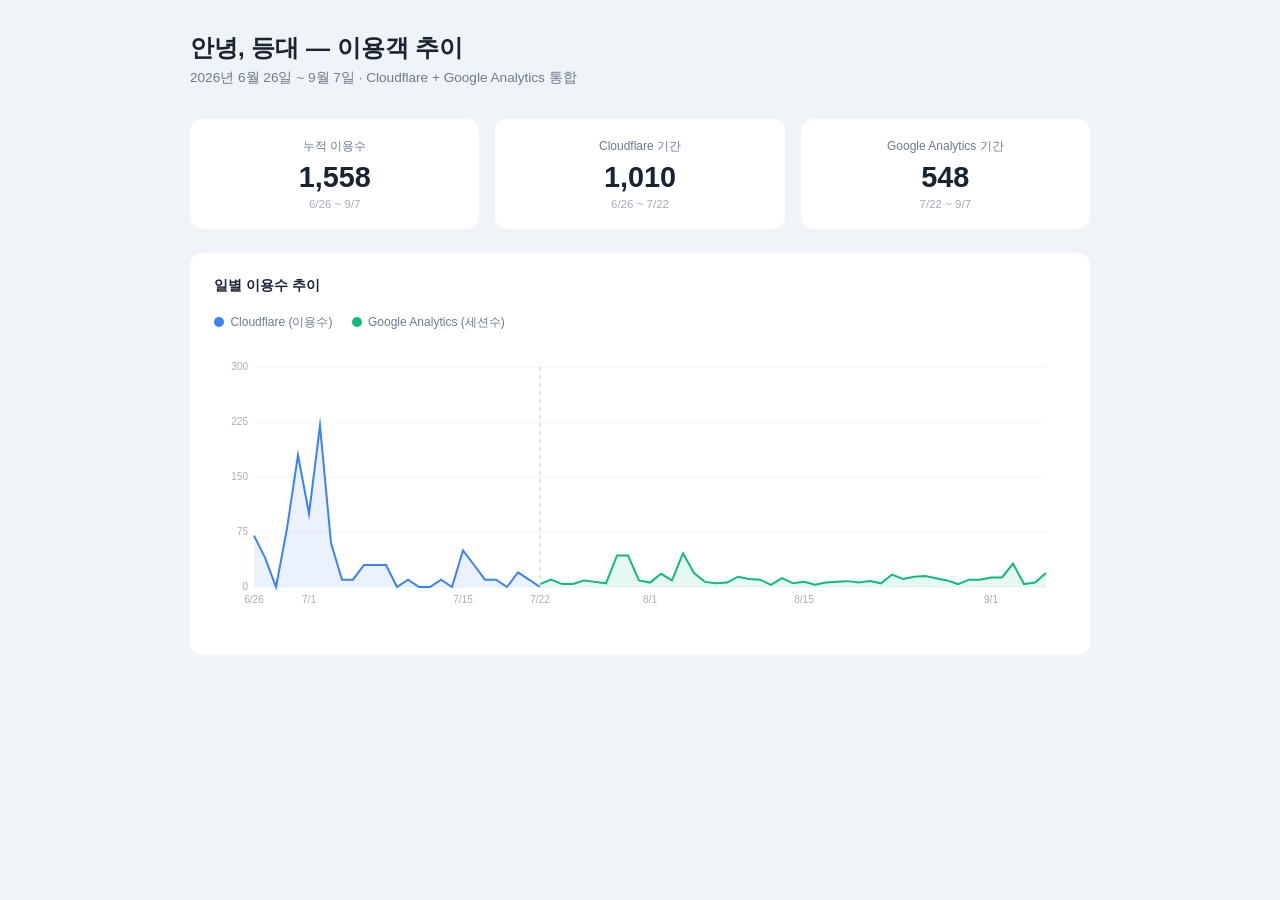
<file: visitor_chart.html>
<!DOCTYPE html>
<html lang="ko">
<head>
<meta charset="UTF-8">
<meta name="viewport" content="width=device-width, initial-scale=1.0">
<title>안녕, 등대 — 이용객 추이</title>
<style>
  * { box-sizing: border-box; margin: 0; padding: 0; }
  body {
    font-family: 'Noto Sans KR', 'Apple SD Gothic Neo', sans-serif;
    background: #f0f4f8;
    padding: 2rem 1rem;
    color: #1a2332;
  }
  .container {
    max-width: 900px;
    margin: 0 auto;
  }
  .header {
    margin-bottom: 2rem;
  }
  .header h1 {
    font-size: 1.5rem;
    font-weight: 700;
    color: #1a2332;
    margin-bottom: 0.3rem;
  }
  .header p {
    font-size: 0.85rem;
    color: #6b7a8d;
  }
  .stats-row {
    display: grid;
    grid-template-columns: repeat(3, 1fr);
    gap: 1rem;
    margin-bottom: 1.5rem;
  }
  .stat-card {
    background: white;
    border-radius: 12px;
    padding: 1.2rem;
    text-align: center;
  }
  .stat-label {
    font-size: 0.75rem;
    color: #6b7a8d;
    margin-bottom: 0.4rem;
  }
  .stat-value {
    font-size: 1.8rem;
    font-weight: 700;
    color: #1a2332;
  }
  .stat-sub {
    font-size: 0.72rem;
    color: #aab;
    margin-top: 0.2rem;
  }
  .chart-card {
    background: white;
    border-radius: 12px;
    padding: 1.5rem;
    margin-bottom: 1rem;
  }
  .chart-title {
    font-size: 0.85rem;
    font-weight: 700;
    color: #1a2332;
    margin-bottom: 1.2rem;
  }
  .legend {
    display: flex;
    gap: 1.2rem;
    margin-bottom: 1rem;
    flex-wrap: wrap;
  }
  .legend-item {
    display: flex;
    align-items: center;
    gap: 0.4rem;
    font-size: 0.75rem;
    color: #6b7a8d;
  }
  .legend-dot {
    width: 10px;
    height: 10px;
    border-radius: 50%;
  }
  canvas {
    width: 100%;
    height: 280px;
  }
  .note {
    font-size: 0.72rem;
    color: #aab;
    margin-top: 1rem;
    line-height: 1.6;
  }
</style>
</head>
<body>
<div class="container">
  <div class="header">
    <h1>안녕, 등대 — 이용객 추이</h1>
    <p>2026년 6월 26일 ~ 9월 7일 · Cloudflare + Google Analytics 통합</p>
  </div>

  <div class="stats-row">
    <div class="stat-card">
      <div class="stat-label">누적 이용수</div>
      <div class="stat-value">1,558</div>
      <div class="stat-sub">6/26 ~ 9/7</div>
    </div>
    <div class="stat-card">
      <div class="stat-label">Cloudflare 기간</div>
      <div class="stat-value">1,010</div>
      <div class="stat-sub">6/26 ~ 7/22</div>
    </div>
    <div class="stat-card">
      <div class="stat-label">Google Analytics 기간</div>
      <div class="stat-value">548</div>
      <div class="stat-sub">7/22 ~ 9/7</div>
    </div>
  </div>

  <div class="chart-card">
    <div class="chart-title">일별 이용수 추이</div>
    <div class="legend">
      <div class="legend-item">
        <div class="legend-dot" style="background:#3b82f6;"></div>
        Cloudflare (이용수)
      </div>
      <div class="legend-item">
        <div class="legend-dot" style="background:#10b981;"></div>
        Google Analytics (세션수)
      </div>
    </div>
    <canvas id="chart"></canvas>
  </div>
</div>

<script>
const cfData = [
  ["6/26",70],["6/27",40],["6/28",0],["6/29",80],["6/30",180],
  ["7/1",100],["7/2",220],["7/3",60],["7/4",10],["7/5",10],
  ["7/6",30],["7/7",30],["7/8",30],["7/9",0],["7/10",10],
  ["7/11",0],["7/12",0],["7/13",10],["7/14",0],["7/15",50],
  ["7/16",30],["7/17",10],["7/18",10],["7/19",0],["7/20",20],
  ["7/21",10],["7/22",0]
];

const gaData = [
  ["7/22",4],["7/23",10],["7/24",4],["7/25",4],["7/26",9],["7/27",7],["7/28",5],
  ["7/29",43],["7/30",43],["7/31",9],["8/1",6],["8/2",18],["8/3",9],["8/4",46],
  ["8/5",19],["8/6",7],["8/7",5],["8/8",6],["8/9",14],["8/10",11],["8/11",10],
  ["8/12",3],["8/13",12],["8/14",5],["8/15",7],["8/16",3],["8/17",6],["8/18",7],
  ["8/19",8],["8/20",6],["8/21",8],["8/22",5],["8/23",17],["8/24",11],["8/25",14],
  ["8/26",15],["8/27",12],["8/28",9],["8/29",4],["8/30",10],["8/31",10],
  ["9/1",13],["9/2",13],["9/3",32],["9/4",4],["9/5",6],["9/6",19]
];

const canvas = document.getElementById('chart');
const ctx = canvas.getContext('2d');

function resizeCanvas() {
  canvas.width = canvas.offsetWidth * window.devicePixelRatio;
  canvas.height = canvas.offsetHeight * window.devicePixelRatio;
  ctx.scale(window.devicePixelRatio, window.devicePixelRatio);
  draw();
}

function draw() {
  const W = canvas.offsetWidth;
  const H = canvas.offsetHeight;
  ctx.clearRect(0, 0, W, H);

  const padL = 40, padR = 20, padT = 20, padB = 40;
  const chartW = W - padL - padR;
  const chartH = H - padT - padB;

  const allData = [...cfData, ...gaData.slice(1)];
  const maxVal = Math.max(...allData.map(d => d[1]));
  const maxY = Math.ceil(maxVal / 50) * 50 + 50;

  // 그리드
  ctx.strokeStyle = '#f0f4f8';
  ctx.lineWidth = 1;
  for (let i = 0; i <= 4; i++) {
    const y = padT + chartH - (i / 4) * chartH;
    ctx.beginPath();
    ctx.moveTo(padL, y);
    ctx.lineTo(padL + chartW, y);
    ctx.stroke();
    ctx.fillStyle = '#aab';
    ctx.font = '10px sans-serif';
    ctx.textAlign = 'right';
    ctx.fillText(Math.round(maxY * i / 4), padL - 6, y + 3);
  }

  function xPos(i, total) {
    return padL + (i / (total - 1)) * chartW;
  }
  function yPos(val) {
    return padT + chartH - (val / maxY) * chartH;
  }

  // Cloudflare 영역
  ctx.beginPath();
  ctx.moveTo(xPos(0, allData.length), padT + chartH);
  cfData.forEach((d, i) => {
    ctx.lineTo(xPos(i, allData.length), yPos(d[1]));
  });
  ctx.lineTo(xPos(cfData.length - 1, allData.length), padT + chartH);
  ctx.closePath();
  ctx.fillStyle = 'rgba(59,130,246,0.1)';
  ctx.fill();

  // Cloudflare 선
  ctx.beginPath();
  cfData.forEach((d, i) => {
    i === 0 ? ctx.moveTo(xPos(i, allData.length), yPos(d[1])) : ctx.lineTo(xPos(i, allData.length), yPos(d[1]));
  });
  ctx.strokeStyle = '#3b82f6';
  ctx.lineWidth = 2;
  ctx.stroke();

  // GA 영역
  const gaStart = cfData.length - 1;
  ctx.beginPath();
  ctx.moveTo(xPos(gaStart, allData.length), padT + chartH);
  gaData.forEach((d, i) => {
    ctx.lineTo(xPos(gaStart + i, allData.length), yPos(d[1]));
  });
  ctx.lineTo(xPos(gaStart + gaData.length - 1, allData.length), padT + chartH);
  ctx.closePath();
  ctx.fillStyle = 'rgba(16,185,129,0.1)';
  ctx.fill();

  // GA 선
  ctx.beginPath();
  gaData.forEach((d, i) => {
    const x = xPos(gaStart + i, allData.length);
    i === 0 ? ctx.moveTo(x, yPos(d[1])) : ctx.lineTo(x, yPos(d[1]));
  });
  ctx.strokeStyle = '#10b981';
  ctx.lineWidth = 2;
  ctx.stroke();

  // 구분선
  const splitX = xPos(cfData.length - 1, allData.length);
  ctx.beginPath();
  ctx.setLineDash([4, 4]);
  ctx.moveTo(splitX, padT);
  ctx.lineTo(splitX, padT + chartH);
  ctx.strokeStyle = '#ccc';
  ctx.lineWidth = 1;
  ctx.stroke();
  ctx.setLineDash([]);

  // X축 레이블 (월초, 특정 날짜만)
  const labels = ["6/26","7/1","7/15","7/22","8/1","8/15","9/1","9/7"];
  ctx.fillStyle = '#aab';
  ctx.font = '10px sans-serif';
  ctx.textAlign = 'center';
  allData.forEach((d, i) => {
    if (labels.includes(d[0])) {
      ctx.fillText(d[0], xPos(i, allData.length), padT + chartH + 16);
    }
  });
}

window.addEventListener('resize', resizeCanvas);
resizeCanvas();
</script>
</body>
</html>
</file>
<file: style.css>
:root {
    --navy:   #1b2e4b;
    --ocean:  #2563a8;
    --sky:    #e8f4fd;
    --white:  #ffffff;
    --sand:   #faf7f2;
    --amber:  #f59e0b;
    --teal:   #0d9488;
    --gray1:  #f1f5f9;
    --gray2:  #e2e8f0;
    --gray3:  #94a3b8;
    --gray4:  #475569;
    --text:   #1e293b;
    --shadow: 0 4px 24px rgba(27,46,75,0.13);
    --shadow-lg: 0 8px 40px rgba(27,46,75,0.18);
    --radius: 12px;
    --panel-w: 320px;
    --header-h: 56px;
    --font-sans: 'Noto Sans KR', sans-serif;
    --font-serif: 'Noto Serif KR', serif;
  }
  

  *, *::before, *::after { box-sizing: border-box; margin: 0; padding: 0; }
  html, body { width: 100%; height: 100%; overflow: hidden; font-family: var(--font-sans); color: var(--text); word-break: keep-all; overflow-wrap: break-word; }
  /* ── HEADER ── */
  #header {
    position: fixed; top: 0; left: 0; right: 0; z-index: 200;
    height: var(--header-h);
    background: var(--white);
    border-bottom: 1px solid var(--gray2);
    display: flex; align-items: center;
    padding: 0 1.5rem;
    gap: 1.5rem;
    box-shadow: 0 2px 8px rgba(27,46,75,0.07);
  }
  .logo {
    display: flex; align-items: center; gap: .55rem;
    font-family: var(--font-serif);
    font-size: 1.1rem; font-weight: 900;
    color: var(--navy); white-space: nowrap;
    text-decoration: none;
    flex-shrink: 0;
  }
  .logo-beacon {
    width: 28px; height: 28px;
    background: var(--navy);
    border-radius: 6px;
    display: flex; align-items: center; justify-content: center;
    font-size: .9rem;
    position: relative;
  }
  .logo-beacon::after {
    content: '';
    position: absolute; top: -3px; left: 50%; transform: translateX(-50%);
    width: 6px; height: 6px; border-radius: 50%;
    background: var(--amber);
    box-shadow: 0 0 0 0 var(--amber);
    animation: beacon-pulse 2s ease-out infinite;
  }
  @keyframes beacon-pulse {
    0%   { box-shadow: 0 0 0 0 rgba(245,158,11,.7); }
    70%  { box-shadow: 0 0 0 8px rgba(245,158,11,0); }
    100% { box-shadow: 0 0 0 0 rgba(245,158,11,0); }
  }

  /* search bar */
  .header-search {
    flex: 1; max-width: 280px;
    display: flex; align-items: center;
    background: var(--gray1); border: 1.5px solid var(--gray2);
    border-radius: 8px; padding: 0 .75rem; gap: .5rem;
    transition: border-color .2s;
  }
  .header-search:focus-within { border-color: var(--ocean); background: var(--white); }
  .header-search input {
    border: none; background: none; outline: none;
    font-family: var(--font-sans); font-size: .83rem; color: var(--text);
    width: 100%; padding: .5rem 0;
  }
  .header-search input::placeholder { color: var(--gray3); }
  .search-icon { color: var(--gray3); font-size: .9rem; flex-shrink: 0; }

  /* nav */
  nav { margin-left: auto; display: flex; align-items: center; gap: .25rem; }
  nav a {
    padding: .4rem .85rem;
    font-size: .8rem; font-weight: 500;
    color: var(--gray4); text-decoration: none;
    border-radius: 6px;
    transition: background .15s, color .15s;
    white-space: nowrap;
  }
  nav a:hover { background: var(--gray1); color: var(--navy); }
  nav a.active { background: var(--navy); color: var(--white); }

  /* ── LAYOUT ── */
  #app {
    position: fixed;
    top: var(--header-h); left: 0; right: 0; bottom: 0;
    display: flex;
  }

  /* ── LEFT PANEL  ── */
  #panel {
    width: var(--panel-w);
    flex-shrink: 0;
    background: var(--white);
    border-right: 1px solid var(--gray2);
    display: flex; flex-direction: column;
    overflow-y: auto;
    z-index: 100;
  }
  .panel-section {
    padding: 1rem 1.1rem;
    flex: 1;
    overflow-y: auto;
  }
  .panel-section-title {
    font-size: .7rem; font-weight: 700;
    letter-spacing: .1em; text-transform: uppercase;
    color: var(--gray3); margin-bottom: .7rem;
  }

  /* filter checkboxes */
  .filter-list { display: flex; flex-direction: column; gap: .4rem; }
  .filter-item {
    display: flex; align-items: center; gap: .55rem;
    padding: .45rem .6rem; border-radius: 7px;
    cursor: pointer;
    transition: background .15s;
    font-size: .83rem; color: var(--gray4);
    user-select: none;
  }
  .filter-item:hover { background: var(--gray1); }
  .filter-item input[type="checkbox"] { display: none; }
  .filter-check {
    width: 17px; height: 17px; border-radius: 4px;
    border: 2px solid var(--gray2);
    display: flex; align-items: center; justify-content: center;
    flex-shrink: 0; font-size: .65rem; color: transparent;
    transition: all .15s; background: var(--white);
  }
  .filter-item.checked .filter-check {
    background: var(--navy); border-color: var(--navy); color: var(--white);
  }
  .filter-dot {
    width: 8px; height: 8px; border-radius: 50%; flex-shrink: 0;
  }
  .lh-item {
    display: flex; align-items: center; gap: .8rem;
    padding: .7rem 1.1rem;
    cursor: pointer;
    transition: background .15s;
    border-bottom: 1px solid var(--gray1);
  }
  .lh-item:hover { background: var(--sky); }
  .lh-item.active { background: var(--sky); }
  .lh-rank {
    width: 22px; height: 22px; border-radius: 50%;
    background: var(--gray1); color: var(--gray3);
    font-size: .7rem; font-weight: 700;
    display: flex; align-items: center; justify-content: center;
    flex-shrink: 0;
  }
  .lh-item.active .lh-rank { background: var(--navy); color: var(--white); }
  .lh-thumb {
    width: 38px; height: 38px; border-radius: 8px;
    object-fit: cover; flex-shrink: 0;
    background: var(--gray1);
    display: flex; align-items: center; justify-content: center;
    font-size: 1.2rem;
    overflow: hidden;
  }
  .lh-thumb img { width: 100%; height: 100%; object-fit: cover; }
  .lh-info { flex: 1; min-width: 0; }
  .lh-name { font-size: .85rem; font-weight: 700; color: var(--navy); }
  .lh-loc  { font-size: .73rem; color: var(--gray3); margin-top: .1rem; white-space: nowrap; overflow: hidden; text-overflow: ellipsis; }
  .lh-tags {
    display: flex; flex-direction: column;
    gap: .2rem; flex-shrink: 0;
  }
  .lh-tag  {
    font-size: .65rem; padding: .15rem .45rem;
    border-radius: 4px; font-weight: 600; white-space: nowrap;
  }
  .tag-stamp { background: #fef3c7; color: #92400e; }
  .tag-month { background: #dbeafe; color: #1e40af; }
  .tag-year  { background: #d1fae5; color: #065f46; }

  /* ── MAP ── */
  #map-wrap {
    flex: 1; position: relative; overflow: hidden;
    background: #d4e6f1;
  }
  #map-container {
    width: 100%; height: 100%;
    background: linear-gradient(145deg, #c8dff0 0%, #b8d4e8 40%, #a8c9e0 100%);
    position: relative; overflow: hidden;
  }

  /* fake map background grid */
  #map-container::before {
    content: '';
    position: absolute; inset: 0;
    background-image:
      linear-gradient(rgba(255,255,255,.18) 1px, transparent 1px),
      linear-gradient(90deg, rgba(255,255,255,.18) 1px, transparent 1px);
    background-size: 60px 60px;
  }
  /* fake coastline */
  .map-coast {
    position: absolute; inset: 0; pointer-events: none;
  }

  /* map controls */
  .map-controls {
  position: absolute;
  top: 10px;
  right: 16px;

  display: flex;
  flex-direction: column;
  gap: .4rem;

  z-index: 60;
  }
  .map-ctrl-btn {
    width: 44px; height: 44px;
    background: var(--white); border: none;
    border-radius: 8px; box-shadow: var(--shadow);
    font-size: 1.25rem; cursor: pointer; color: var(--gray4);
    display: flex; align-items: center; justify-content: center;
    transition: background .15s, color .15s;
  }
  .map-ctrl-btn:hover { background: var(--navy); color: var(--white); }
  .map-ctrl-btn.layer-btn {
    font-size: .72rem;
    font-weight: 600;
    white-space: nowrap;
  }
  .map-ctrl-btn.active { background: var(--navy); color: var(--white); }
  /* layer toggle */
  .map-layer-btn {
    position: absolute; right: 1rem; bottom: 3rem;
    background: var(--white); border: none;
    border-radius: 8px; box-shadow: var(--shadow);
    padding: .4rem .7rem;
    font-size: .72rem; font-weight: 600; color: var(--gray4);
    cursor: pointer; display: flex; align-items: center; gap: .35rem;
    transition: background .15s;
  }
  .map-layer-btn:hover { background: var(--gray1); }

  /* map attribution */
  .map-attr {
    position: absolute; bottom: .5rem; right: .5rem;
    font-size: .6rem; color: var(--gray3);
    background: rgba(255,255,255,.75); padding: .15rem .4rem; border-radius: 3px;
  }

  /* ── MARKERS ── */
  .marker {
    position: absolute;
    transform: translate(-50%, -100%);
    cursor: pointer;
    z-index: 5;
    display: flex; flex-direction: column; align-items: center;
    transition: filter .15s, transform .15s;
    filter: drop-shadow(0 2px 6px rgba(27,46,75,.25));
  }
  .marker:hover { transform: translate(-50%, -100%) scale(1.15); filter: drop-shadow(0 4px 12px rgba(27,46,75,.35)); }
  .marker.active { transform: translate(-50%, -100%) scale(1.2); z-index: 8; }
  .marker-pin {
    width: 36px; height: 36px; border-radius: 50% 50% 50% 0;
    transform: rotate(-45deg);
    display: flex; align-items: center; justify-content: center;
    border: 2.5px solid var(--white);
  }
  .marker-pin span { transform: rotate(45deg); font-size: .95rem; }
  .marker-label {
    margin-top: 4px;
    background: var(--white); color: var(--navy);
    font-size: .65rem; font-weight: 700;
    padding: .15rem .45rem; border-radius: 4px;
    white-space: nowrap;
    box-shadow: 0 1px 4px rgba(0,0,0,.12);
    opacity: 0; transition: opacity .2s;
    pointer-events: none;
  }
  .marker:hover .marker-label,
  .marker.active .marker-label { opacity: 1; }

  /* ── POPUP ── */
  #popup {
    position: absolute;
    top: 80px;
    right: 64px;
    width: 320px;
    max-height: calc(100% - 2rem);
    background: var(--white);
    border-radius: var(--radius);
    box-shadow: var(--shadow-lg);
    z-index: 50;
    overflow-y: auto;
    display: none;
    animation: popup-in .25s cubic-bezier(.34,1.56,.64,1) both;
  }
  #popup.visible { display: block; }

  @media (max-width: 768px) {
    #popup {
      position: fixed;
      top: auto;
      bottom: 70px;
      left: 0; right: 0;
      width: 100%;
      max-height: 60vh;
      border-radius: var(--radius) var(--radius) 0 0;
      animation: popup-up .25s cubic-bezier(.34,1.56,.64,1) both;
    }
  }
  @keyframes popup-up {
    from { opacity: 0; transform: translateY(20px); }
    to   { opacity: 1; transform: translateY(0); }
  }
  @keyframes popup-in {
    from { opacity: 0; transform: translateX(20px); }
    to   { opacity: 1; transform: translateX(0); }
  }
  .popup-img {
    width: 100%; height: 158px; object-fit: cover;
    background: linear-gradient(135deg, var(--sky), var(--gray2));
    display: flex; align-items: center; justify-content: center;
    font-size: 3rem; color: var(--gray3);
    position: relative; overflow: hidden;
  }
  .popup-img img { width: 100%; height: 100%; object-fit: cover; }
  .popup-img-placeholder { font-size: 3.5rem; }
  .popup-close {
    position: absolute; top: .5rem; right: .5rem;
    width: 26px; height: 26px; border-radius: 50%;
    background: rgba(0,0,0,.35); color: var(--white);
    border: none; cursor: pointer; font-size: .85rem;
    display: flex; align-items: center; justify-content: center;
    z-index: 2; transition: background .15s;
  }
  .popup-close:hover { background: rgba(0,0,0,.6); }
  .popup-body { padding: 1rem 1.1rem; }
  .popup-name {
  font-family: var(--font-serif);
  font-size: 1.05rem; font-weight: 900; color: var(--navy);
  margin-bottom: .25rem;
  cursor: pointer;
  transition: color .15s;
}

.popup-header-link:hover .popup-name {
  text-decoration: underline;
  text-decoration-color: #cbd5e1;
  text-underline-offset: 4px;
  color: var(--ocean);
}

.popup-header-link {
  display: block;
  cursor: pointer;
  text-decoration: none;
}
  .popup-meta {
    display: flex; flex-wrap: wrap; gap: .4rem; margin-bottom: .9rem;
  }
  .popup-badge {
    font-size: .68rem; padding: .18rem .5rem; border-radius: 5px; font-weight: 600;
  }
  .popup-divider { height: 1px; background: var(--gray2); margin-bottom: .9rem; }

  /* direction buttons */
  .dir-buttons { display: flex; gap: .5rem; margin-bottom: .8rem; }
  .dir-btn {
    flex: 1; padding: .55rem .5rem;
    border: none; border-radius: 8px;
    font-family: var(--font-sans); font-size: .75rem; font-weight: 700;
    cursor: pointer; display: flex; align-items: center; justify-content: center; gap: .35rem;
    transition: opacity .15s, transform .1s;
  }
  .dir-btn:hover { opacity: .88; transform: translateY(-1px); }
  .dir-btn:active { transform: translateY(0); }
  .dir-naver { background: #03c75a; color: var(--white); }
  .dir-kakao { background: #fee500; color: #3c1e1e; }
  .dir-btn-icon { font-size: .85rem; }

  /* ferry mini */
  .popup-ferry-title {
    font-size: .7rem; font-weight: 700; color: var(--gray3);
    letter-spacing: .08em; text-transform: uppercase;
    margin-bottom: .55rem;
    display: flex; align-items: center; gap: .4rem;
  }
  .ferry-rows { display: flex; flex-direction: column; gap: .3rem; margin-bottom: .7rem; }
  .ferry-row {
    display: flex; align-items: center; justify-content: space-between;
    font-size: .76rem; padding: .35rem .5rem;
    background: var(--gray1); border-radius: 6px;
  }
  .ferry-time { font-weight: 700; color: var(--navy); font-variant-numeric: tabular-nums; }
  .ferry-route { color: var(--gray3); font-size: .72rem; }
  .ferry-avail { font-size: .7rem; color: var(--teal); font-weight: 600; }
  .popup-reserve-btn {
    width: 100%; padding: .6rem;
    background: var(--navy); color: var(--white);
    border: none; border-radius: 8px;
    font-family: var(--font-sans); font-size: .8rem; font-weight: 700;
    cursor: pointer; transition: background .15s;
  }
  .popup-reserve-btn:hover { background: var(--ocean); }

  /* ── BOTTOM ATTRIBUTION (map) ── */
  .map-scale {
    position: absolute; bottom: 1.5rem; left: 1rem;
    background: rgba(255,255,255,.8); border-radius: 4px;
    padding: .2rem .6rem; font-size: .65rem; color: var(--gray4);
    border: 1px solid rgba(0,0,0,.1);
  }

  /* ── TOAST ── */
  #toast {
    position: fixed; bottom: 2rem; left: 50%; transform: translateX(-50%) translateY(20px);
    background: var(--navy); color: var(--white);
    font-size: .8rem; padding: .6rem 1.2rem; border-radius: 8px;
    box-shadow: var(--shadow-lg); opacity: 0; transition: all .3s; z-index: 999;
    pointer-events: none; white-space: nowrap;
  }
  #toast.show { opacity: 1; transform: translateX(-50%) translateY(0); }

  /* ── RESPONSIVE ── */
  @media (max-width: 700px) {
    :root { --panel-w: 100%; }
    #app { flex-direction: column; }
    #panel { width: 100%; height: 200px; border-right: none; border-bottom: 1px solid var(--gray2); }
    #map-wrap { flex: 1; }
  }
  /* 드롭다운 필터 */
.filter-group { display: flex; flex-direction: column; }
.filter-parent { justify-content: flex-start; gap: .55rem; }
.filter-arrow {
  margin-left: auto; font-size: .6rem; color: var(--gray3);
  transition: transform .2s; display: inline-block;
}
.filter-parent.open .filter-arrow { transform: rotate(90deg); }

.filter-children {
  display: none;
  flex-direction: column;
  padding-left: 1.4rem;
  border-left: 2px solid var(--gray2);
  margin-left: 1.2rem;
  margin-bottom: .3rem;
}
.filter-children.open { display: flex; }

.filter-child { padding: .35rem .6rem; font-size: .8rem; }

/* 이달의 등대 년도/월 선택 */
.month-selects {
  display: flex; flex-direction: column; gap: .4rem;
  padding: .4rem .6rem .6rem;
}
.month-select {
  width: 100%; padding: .4rem .6rem;
  font-family: var(--font-sans); font-size: .78rem;
  border: 1.5px solid var(--gray2); border-radius: 6px;
  background: var(--white); color: var(--text);
  cursor: pointer; outline: none;
  transition: border-color .15s;
}
.month-select:focus { border-color: var(--ocean); }
.stamp-site-link {
  display: block;
  margin: .4rem .6rem .6rem;
  padding: .45rem .8rem;
  font-size: .78rem; font-weight: 600;
  color: var(--ocean);
  background: var(--sky);
  border-radius: 7px;
  border: 1px solid var(--gray2);
  text-decoration: none;
  transition: background .15s, color .15s;
}
.stamp-site-link:hover {
  background: var(--ocean);
  color: var(--white);
}
/* 팝업 추가 스타일 */
#popup { overflow-y: auto; max-height: 85vh; }


/* 날씨 껍데기 */
.popup-weather {
  display: flex; align-items: center; gap: 1rem;
  padding: .8rem 1rem;
  background: var(--sky);
  border-radius: 10px;
  margin-bottom: .9rem;
}
.weather-icon { font-size: 2.2rem; line-height: 1; }
.weather-temp {
  font-size: 1.6rem; font-weight: 900;
  color: var(--navy); font-family: var(--font-serif);
  line-height: 1;
}
.weather-desc { font-size: .75rem; color: var(--gray4); margin-top: .2rem; }

.detail-cctv-buttons { display: flex; gap: .6rem; }
.detail-cctv-btn {
  flex: 1; padding: .6rem;
  background: var(--gray1); color: var(--gray4);
  border: 1.5px solid var(--gray2); border-radius: 8px;
  font-family: var(--font-sans); font-size: .8rem; font-weight: 700;
  cursor: pointer; transition: background .15s;
  text-align: center;
}
.detail-cctv-btn:hover { background: var(--gray2); }

/* 모바일 팝업 공간 부족 시 압축용 클래스 */
#popup.popup-compact .popup-body { padding-top: .5rem; }
#popup.popup-compact .popup-meta { margin-bottom: .3rem; }
#popup.popup-compact .popup-weather { margin-bottom: .3rem; padding: .4rem 1rem; }
#popup.popup-compact .weather-icon { font-size: 1.6rem; }
#popup.popup-compact .weather-temp { font-size: 1.3rem; }
#popup.popup-compact .dir-buttons { margin-bottom: .3rem; }
#popup.popup-compact #btn-detail { margin-top: .3rem; }

/* ── 패널 토글 버튼 ── */
#panel-toggle {
  position: fixed;
  top: 50%;
  left: var(--panel-w);
  transform: translateY(-50%);
  z-index: 150;
  width: 20px; height: 56px;
  background: var(--white);
  border: 1px solid var(--gray2);
  border-left: none;
  border-radius: 0 8px 8px 0;
  cursor: pointer;
  color: var(--gray4);
  box-shadow: 2px 0 8px rgba(27,46,75,0.08);
  transition: left .3s ease, background .15s;
  display: flex; align-items: center; justify-content: center;
  font-size: .65rem; font-weight: 700;
  padding: 0;
}
#panel-toggle:hover { background: var(--gray1); color: var(--navy); }
#panel { transition: transform .3s ease; }
#panel.collapsed { transform: translateX(-100%); position: fixed; height: calc(100vh - var(--header-h)); top: var(--header-h); }

/* ── 링크 모음 오버레이 ── */
#links-overlay {
  display: none;
  position: fixed; inset: 0; z-index: 500;
  background: rgba(15,25,50,.55);
  backdrop-filter: blur(4px);
  align-items: center; justify-content: center;
}
#links-overlay.visible { display: flex; }
#links-card {
  background: var(--white);
  border-radius: 16px;
  padding: 2rem;
  width: 420px;
  max-width: 90vw;
  max-height: 85vh;
  overflow-y: auto;
  box-shadow: 0 12px 48px rgba(27,46,75,.2);
  position: relative;
  animation: popup-in .22s cubic-bezier(.34,1.56,.64,1) both;
}
#links-title {
  font-size: 1rem; font-weight: 700;
  color: var(--gray4, #6b7280);
  letter-spacing: 0.02em;
  margin-bottom: 1.2rem;
}
#links-close {
  position: absolute; top: 1.2rem; right: 1.2rem;
  width: 28px; height: 28px; border-radius: 50%;
  background: var(--gray1); border: none;
  font-size: .85rem; color: var(--gray4);
  cursor: pointer; display: flex;
  align-items: center; justify-content: center;
  transition: background .15s;
}
#links-close:hover { background: var(--gray2); }
#links-body { display: flex; flex-direction: column; gap: .7rem; }
.link-item {
  display: flex; align-items: center; gap: 1rem;
  padding: .9rem 1rem;
  border: 1.5px solid var(--gray2);
  border-radius: 10px;
  text-decoration: none; color: var(--text);
  transition: border-color .15s, background .15s, transform .15s;
}
.link-item:hover {
  border-color: var(--ocean);
  background: var(--sky);
  transform: translateY(-2px);
}
.link-icon { font-size: 1.15rem; flex-shrink: 0; }
.link-item-compact { padding: .55rem 1rem; }
.link-info { flex: 1; }
.link-name { font-size: .88rem; font-weight: 700; color: var(--navy); }
.link-desc { font-size: .75rem; color: var(--gray3); margin-top: .15rem; }
.link-arrow { color: var(--gray3); font-size: .9rem; flex-shrink: 0; }
.link-item:hover .link-arrow { color: var(--ocean); }
.link-item-compact { padding: .55rem 1rem; }

#search-dropdown {
  position: absolute;
  top: 100%;           /* 검색창 바로 아래 */
  left: 0;
  right: 0;
  background: white;
  border: 1px solid #e5e7eb;
  border-radius: 0 0 10px 10px;
  box-shadow: 0 8px 24px rgba(0,0,0,0.15);
  max-height: 320px;   /* 보라색 박스 크기 — 이 값으로 높이 조절 */
  overflow-y: auto;    /* ★ 스크롤 기능 */
  z-index: 9999;
  display: none;       /* 기본은 숨김 */
}

#search-dropdown.visible {
  display: block;
}

.search-result-item {
  display: flex;
  align-items: center;
  gap: 10px;
  padding: 10px 14px;
  cursor: pointer;
  border-bottom: 1px solid #f3f4f6;
  font-size: 0.85rem;
}

.search-result-item:hover {
  background: #f9fafb;
}

.search-result-item .sr-name {
  font-weight: 600;
  color: #1b2e4b;
}

.search-result-item .sr-region {
  font-size: 0.75rem;
  color: #6b7280;
}

.search-no-result {
  padding: 16px;
  text-align: center;
  color: #9ca3af;
  font-size: 0.82rem;
}

/* ════════════════════════════════════════
   news.html 전용 스타일
   ════════════════════════════════════════ */

/* news.html body 오버라이드 */
body.ar-page {
  background: #0a0f1e;
  color: #fff;
  height: 100dvh;
  overflow: hidden;
  user-select: none;
}

/* AR 페이지용 변수 */
body.ar-page {
  --accent: #f59e0b;
  --green:  #10b981;
  --gray:   #6b7280;
  --glass:  rgba(15, 25, 45, 0.72);
  --glass-border: rgba(255,255,255,0.12);
}

/* ── AR HEADER ── */
body.ar-page #header {
  height: 52px;
  background: rgba(10,15,30,0.85);
  backdrop-filter: blur(12px);
  border-bottom: 1px solid var(--glass-border);
  padding: 0 20px;
  gap: 20px;
  box-shadow: none;
}

body.ar-page .logo {
  color: #fff;
  font-family: 'Noto Sans KR', sans-serif;
  font-size: .95rem;
  font-weight: 700;
  letter-spacing: -.3px;
}

body.ar-page .logo img {
  width: 28px; height: 28px;
  border-radius: 6px;
  object-fit: cover;
}

body.ar-page nav a {
  color: rgba(255,255,255,0.55);
  font-size: .82rem;
  font-weight: 500;
  padding: 5px 12px;
  border-radius: 20px;
  transition: all .2s;
}

body.ar-page nav a.active,
body.ar-page nav a:hover {
  color: #fff;
  background: rgba(255,255,255,0.1);
}

/* ── AR VIEWPORT ── */
#ar-viewport {
  position: fixed;
  inset: 96px 0 0 0;
  overflow: hidden;
  cursor: grab;
}

#ar-viewport.dragging { cursor: grabbing; }

#camera-feed {
  position: absolute;
  inset: 0;
  width: 100%; height: 100%;
  object-fit: cover;
  display: none;
}

#desktop-bg {
  position: absolute;
  inset: 0;
  background:
    radial-gradient(ellipse 80% 60% at 50% 110%, rgba(16,56,100,0.6) 0%, transparent 70%),
    radial-gradient(ellipse 40% 30% at 20% 80%, rgba(245,158,11,0.04) 0%, transparent 60%),
    linear-gradient(180deg, #020510 0%, #071428 40%, #0d2040 70%, #142a4a 100%);
}

#stars-canvas {
  position: absolute;
  inset: 0;
  pointer-events: none;
}

#horizon {
  display: none;
}

#sea {
  position: absolute;
  bottom: 0;
  left: 0;
  width: 100%;
  height: 25%;
  background: linear-gradient(180deg, #0a3d6b 0%, #051e3e 100%);
  z-index: 10;
  pointer-events: none;
}

/* ── 나침반 눈금자 ── */
#compass-ruler {
  position: absolute;
  top: 16px;
  left: 50%;
  transform: translateX(-50%);
  display: flex;
  align-items: flex-start;
  gap: 0;
  pointer-events: none;
  height: 44px;
}

.ruler-tick {
  display: flex;
  flex-direction: column;
  align-items: center;
  width: 10px;
  flex-shrink: 0;
}

.ruler-tick .tick-line {
  width: 1px;
  background: rgba(255,255,255,0.3);
  height: 10px;
}

.ruler-tick.major .tick-line {
  height: 18px;
  background: rgba(255,255,255,0.6);
}

.ruler-tick .tick-label {
  font-size: 9px;
  color: rgba(255,255,255,0.5);
  margin-top: 3px;
  letter-spacing: .5px;
}

.ruler-tick.major .tick-label {
  color: rgba(255,255,255,0.85);
  font-weight: 700;
  font-size: 10px;
}

/* ── 조준선 ── */
#crosshair {
  position: absolute;
  top: 0;
  left: 50%;
  transform: translateX(-50%);
  width: 2px;
  height: 36px;
  background: var(--accent);
  pointer-events: none;
}

#crosshair::after {
  content: '';
  position: absolute;
  bottom: -5px;
  left: 50%;
  transform: translateX(-50%);
  border-left: 5px solid transparent;
  border-right: 5px solid transparent;
  border-top: 6px solid var(--accent);
}

/* after */
#ar-overlay {
  position: absolute;
  inset: 0;
  pointer-events: none;
  z-index: 20;
}

.ar-marker {
  position: absolute;
  transform: translateX(-50%);
  display: flex;
  flex-direction: column;
  align-items: center;
  pointer-events: auto;
  cursor: pointer;
  transition: opacity .3s;
}

.tag-stamp { background: rgba(245,158,11,0.25); color: #f59e0b; }
.tag-year  { background: rgba(16,185,129,0.25); color: #10b981; }
/* ── 하단 정보 패널 ── */
#info-panel {
  position: fixed;
  bottom: 0; left: 0; right: 0;
  background: rgba(15, 23, 42, 0.92);
  border-top: 1px solid rgba(255,255,255,0.08);
  border-radius: 24px 24px 0 0;
  backdrop-filter: blur(24px);
  padding: 10px 22px 28px;
  transform: translateY(100%);
  transition: transform .35s cubic-bezier(.4,0,.2,1);
  z-index: 50;
  max-height: 45dvh;
  overflow-y: auto;
  box-shadow: 0 -12px 40px rgba(0,0,0,0.35);
}

#info-panel.open { transform: translateY(0); }

.info-panel-handle {
  width: 36px;
  height: 4px;
  background: rgba(255,255,255,0.25);
  border-radius: 3px;
  margin: 2px auto 16px;
}

#info-panel-close {
  position: absolute;
  top: 14px; right: 18px;
  width: 28px; height: 28px;
  border-radius: 50%;
  background: rgba(255,255,255,0.08);
  border: none;
  color: rgba(255,255,255,0.7);
  font-size: .9rem;
  cursor: pointer;
  display: flex;
  align-items: center;
  justify-content: center;
}

.info-panel-header {
  display: flex;
  align-items: flex-start;
  justify-content: space-between;
  gap: 12px;
  margin-bottom: 14px;
}

#info-panel-name {
  font-size: 1.25rem;
  font-weight: 800;
  font-family: 'Noto Serif KR', serif;
  color: #fff;
  letter-spacing: -.3px;
  line-height: 1.3;
}

#info-panel-dist {
  flex-shrink: 0;
  background: rgba(245,158,11,0.18);
  color: var(--accent);
  font-size: .74rem;
  font-weight: 700;
  padding: 5px 12px;
  border-radius: 20px;
  white-space: nowrap;
  margin-top: 3px;
}

#info-panel-tags {
  display: flex;
  gap: 6px;
  flex-wrap: wrap;
  margin-bottom: 18px;
}

.panel-tag {
  font-size: .72rem;
  font-weight: 700;
  padding: 4px 11px;
  border-radius: 20px;
}

#btn-map-link {
  display: flex;
  align-items: center;
  justify-content: center;
  gap: 6px;
  width: 100%;
  background: var(--accent);
  color: #1b2e4b;
  font-weight: 700;
  font-size: .88rem;
  padding: 13px 18px;
  border-radius: 12px;
  border: none;
  cursor: pointer;
  transition: transform .15s, box-shadow .15s;
}
#btn-map-link:hover {
  transform: translateY(-1px);
  box-shadow: 0 6px 20px rgba(245,158,11,0.3);
}
.btn-arrow { font-size: .95rem; 
}

/* ── 상태바 ── */
#status-bar {
  display: none;
}

#status-dot {
  width: 7px; height: 7px;
  border-radius: 50%;
  background: var(--gray);
  flex-shrink: 0;
  transition: background .3s;
}

#status-dot.active { background: var(--green); box-shadow: 0 0 6px var(--green); }
#status-dot.warn   { background: var(--accent); }

#start-overlay {
  position: fixed;
  inset: 52px 0 0 0;
  background: rgba(5, 10, 22, 0.92);
  backdrop-filter: blur(20px);
  display: flex;
  align-items: center;
  justify-content: center;
  z-index: 80;
  padding: 24px;
}

.start-wrap {
  display: flex;
  align-items: flex-end;
  gap: 14px;
  max-width: 600px;
}

.start-mascot-img {
  width: 130px; height: 130px;
  object-fit: contain;
  flex-shrink: 0;
  margin-bottom: 6px;
  filter: drop-shadow(0 10px 20px rgba(0,0,0,.45));
}

.start-bubble {
  position: relative;
  background: var(--sky);
  border-radius: 24px;
  box-shadow: 0 20px 50px rgba(0,0,0,.45);
  padding: 1.7rem 1.9rem;
  text-align: left;
}

.start-bubble-tail {
  position: absolute;
  left: -16px; bottom: 50px;
  width: 0; height: 0;
  border-top: 14px solid transparent;
  border-bottom: 14px solid transparent;
  border-right: 18px solid var(--sky);
}

.start-bubble h2 {
  font-family: 'Noto Serif KR', serif;
  font-size: 1.4rem;
  font-weight: 900;
  line-height: 1.3;
  letter-spacing: -.5px;
  color: var(--navy);
  margin-bottom: .6rem;
}

.start-bubble p {
  font-size: .88rem;
  color: var(--gray4);
  line-height: 1.65;
  margin-bottom: 1rem;
}

.start-features {
  display: flex;
  flex-direction: column;
  gap: 7px;
  margin-bottom: 1.2rem;
}

.start-feature {
  display: flex;
  gap: 8px;
  align-items: center;
  font-size: .78rem;
  color: var(--gray4);
}

.start-feature span:first-child { font-size: 1rem; }

#start-btn {
  background: var(--navy);
  color: var(--white);
  border: none;
  font-family: 'Noto Sans KR', sans-serif;
  font-size: .9rem;
  font-weight: 700;
  padding: 13px 32px;
  border-radius: 12px;
  cursor: pointer;
  transition: transform .15s, box-shadow .15s;
  width: 100%;
}

#start-btn:hover {
  background: var(--ocean);
  transform: translateY(-2px);
}

/* ── 방위각 표시 ── */
#heading-display {
  position: absolute;
  top: 60px;
  left: 50%;
  transform: translateX(-50%);
  font-size: .72rem;
  font-weight: 700;
  color: rgba(255,255,255,0.4);
  letter-spacing: 1px;
  pointer-events: none;
}

/* ── 범위 슬라이더 ── */
/* after */
#range-control {
  position: fixed;
  bottom: 12px;
  left: 50%;
  transform: translateX(-50%);
  width: auto;
  background: rgba(5,15,35,0.75);
  border: 1px solid rgba(255,255,255,0.12);
  border-radius: 24px;
  backdrop-filter: blur(12px);
  padding: 8px 18px;
  z-index: 30;
  display: none;
  align-items: center;
  gap: 10px;
  white-space: nowrap;
}
#range-control label {
  font-size: .72rem;
  color: rgba(255,255,255,0.85);
  white-space: nowrap;
  margin-bottom: 0;
}

#range-slider {
  width: 130px;
  accent-color: var(--accent);
}

#range-value {
  font-size: .75rem;
  color: var(--accent);
  font-weight: 700;
  min-width: 32px;
}

/* ── 드래그 힌트 ── */
#drag-hint {
  position: absolute;
  bottom: 80px;
  left: 50%;
  transform: translateX(-50%);
  font-size: .72rem;
  color: rgba(255,255,255,0.3);
  pointer-events: none;
  letter-spacing: .3px;
  animation: fadeHint 3s ease-in-out 2s forwards;
  opacity: 1;
}

@keyframes fadeHint {
  0%   { opacity: 1; }
  100% { opacity: 0; }
}

/* 스크롤바 */
#info-panel::-webkit-scrollbar { width: 3px; }
#info-panel::-webkit-scrollbar-track { background: transparent; }
#info-panel::-webkit-scrollbar-thumb { background: rgba(255,255,255,0.15); border-radius: 2px; }

/* ── 모바일 반응형 (AR) ── */
@media (max-width: 768px) {
  body.ar-page #header {
    padding: 0 14px;
    gap: 10px;
  }
  body.ar-page nav a {
    font-size: .72rem;
    padding: 5px 8px;
  }

  #status-bar {
    bottom: 24px;
    font-size: .72rem;
    padding: 8px 16px;
  }

  #info-panel {
    max-height: 55dvh;
    padding: 14px 20px 32px;
  }
  #info-panel-name { font-size: 1.1rem; }

  .start-wrap {
    flex-direction: column;
    align-items: center;
    gap: 4px;
  }
  .start-mascot-img { width: 92px; height: 92px; margin-bottom: 0; }
  .start-bubble {
    width: 100%;
    padding: 1.3rem 1.4rem;
    margin-top: 8px;
  }
  .start-bubble-tail {
    left: 50%; bottom: auto; top: -14px;
    transform: translateX(-50%);
    border-top: none;
    border-left: 14px solid transparent;
    border-right: 14px solid transparent;
    border-bottom: 16px solid var(--sky);
  }
  .start-bubble h2 { font-size: 1.2rem; }
  .start-bubble p  { font-size: .82rem; }
  #start-btn { padding: 14px 0; font-size: .88rem; }

  .ruler-tick .tick-label { font-size: 10px; }
  .ruler-tick.major .tick-label { font-size: 11px; }
/* 모바일 팝업 - 화면 중앙 */
}
/* 모든 등대 표시 체크박스 오른쪽 정렬 */
#btn-all {
  justify-content: space-between;
}
#btn-all .filter-check {
  order: 1;
  margin-left: auto;
}
  /* ── PAGE CONTENT ── */
  #page {
    padding-top: calc(var(--header-h) + 2rem);
    padding-bottom: 4rem;
    max-width: 780px;
    margin: 0 auto;
    padding-left: 1.5rem;
    padding-right: 1.5rem;
  }

  /* breadcrumb */
  .breadcrumb {
    display: flex; align-items: center; gap: .4rem;
    font-size: .78rem; color: var(--gray3);
    margin-bottom: 1.5rem;
  }
  .breadcrumb a {
    color: var(--ocean); text-decoration: none;
    transition: text-decoration .15s;
  }
  .breadcrumb a:hover { text-decoration: underline; text-decoration-color: #93c5fd; text-underline-offset: 3px; }
  .breadcrumb-sep { color: var(--gray2); }

  /* hero image */
  .hero {
    width: 100%; height: 260px;
    border-radius: var(--radius);
    background: linear-gradient(135deg, var(--sky) 0%, var(--gray2) 100%);
    display: flex; align-items: center; justify-content: center;
    font-size: 6rem;
    margin-bottom: 2rem;
    box-shadow: var(--shadow);
    overflow: hidden;
    position: relative;
  }
  /* 나중에 실제 이미지가 들어올 자리 */
  .hero-placeholder-text {
    position: absolute; bottom: 1rem; right: 1.2rem;
    font-size: .7rem; color: rgba(0,0,0,.25); font-weight: 500;
  }

  /* title row */
  .detail-header {
    display: flex; align-items: flex-start; justify-content: space-between;
    gap: 1rem; margin-bottom: .6rem;
    flex-wrap: wrap;
  }
  .detail-name {
    font-family: var(--font-serif);
    font-size: 1.9rem; font-weight: 900; color: var(--navy);
    line-height: 1.2;
  }
  .detail-tags { display: flex; gap: .4rem; flex-wrap: wrap; align-items: center; margin-top: .3rem; }
  .detail-tag {
    font-size: .7rem; padding: .2rem .55rem;
    border-radius: 5px; font-weight: 600;
  }

  .detail-region {
    font-size: .88rem; color: var(--gray3); margin-bottom: .5rem;
    display: flex; align-items: center; gap: .35rem;
  }
  .detail-desc {
    font-size: .95rem; color: var(--gray4); line-height: 1.8;
    margin-bottom: 2rem;
    padding: 1rem 1.2rem;
    background: var(--white);
    border-radius: var(--radius);
    border-left: 3px solid var(--ocean);
    box-shadow: var(--shadow);
  }

  /* section card */
  .section-card {
    background: var(--white);
    border-radius: var(--radius);
    box-shadow: var(--shadow);
    padding: 1.4rem 1.5rem;
    margin-bottom: 1.2rem;
  }
  .section-title {
    font-size: .72rem; font-weight: 700;
    letter-spacing: .1em; text-transform: uppercase;
    color: var(--gray3); margin-bottom: 1rem;
    display: flex; align-items: center; gap: .45rem;
  }

  /* info grid */
  .info-grid {
    display: grid;
    grid-template-columns: 1fr 1fr;
    gap: .8rem;
  }
  .info-item { display: flex; flex-direction: column; gap: .2rem; }
  .info-label { font-size: .72rem; color: var(--gray3); font-weight: 600; }
  .info-value { font-size: .88rem; color: var(--text); font-weight: 500; }

  /* data-empty notice */
  .data-empty {
    padding: 1.2rem;
    background: var(--gray1);
    border-radius: 8px;
    text-align: center;
    font-size: .82rem; color: var(--gray3);
    font-style: italic;
  }

  /* ferry table */
  .ferry-table { display: flex; flex-direction: column; gap: .4rem; }
  .ferry-row {
    display: flex; align-items: center; justify-content: space-between;
    padding: .5rem .7rem;
    background: var(--gray1); border-radius: 8px;
    font-size: .83rem;
  }
  .ferry-time { font-weight: 700; color: var(--navy); font-variant-numeric: tabular-nums; }
  .ferry-route { color: var(--gray3); font-size: .78rem; }
  .ferry-avail { font-size: .76rem; color: var(--teal); font-weight: 600; }

  /* direction buttons (detail.html 전용) */
  .detail-dir-buttons { display: flex; gap: .6rem; }
  .detail-dir-btn {
    flex: 1; padding: .65rem .5rem;
    border: none; border-radius: 8px;
    font-family: var(--font-sans); font-size: .8rem; font-weight: 700;
    cursor: pointer; display: flex; align-items: center; justify-content: center; gap: .35rem;
    transition: opacity .15s, transform .1s;
  }
  .detail-dir-btn:hover { opacity: .88; transform: translateY(-1px); }
  .detail-dir-naver { background: #03c75a; color: var(--white); }
  .detail-dir-kakao { background: #fee500; color: #3c1e1e; }

  /* reserve button */
  .reserve-btn {
    width: 100%; padding: .75rem;
    background: var(--navy); color: var(--white);
    border: none; border-radius: 8px;
    font-family: var(--font-sans); font-size: .88rem; font-weight: 700;
    cursor: pointer; transition: background .15s;
    margin-top: .8rem;
  }
  .reserve-btn:hover { background: var(--ocean); }

  /* weather placeholder (detail.html 전용) */
  .weather-box {
    display: flex; align-items: center; gap: 1rem;
    padding: 1rem 1.2rem;
    background: var(--sky);
    border-radius: 10px;
  }
  .detail-weather-icon { font-size: 2.5rem; }
  .detail-weather-temp { font-size: 1.8rem; font-weight: 900; color: var(--navy); font-family: var(--font-serif); }
  .weather-label { font-size: .78rem; color: var(--gray4); margin-top: .15rem; }

  /* gallery placeholder */
  .gallery-grid {
    display: grid; grid-template-columns: repeat(3, 1fr); gap: .6rem;
  }
  .gallery-cell {
    aspect-ratio: 1;
    background: var(--gray1);
    border-radius: 8px;
    display: flex; align-items: center; justify-content: center;
    font-size: 1.6rem; color: var(--gray2);
  }

  /* back button */
  .back-btn {
    display: inline-flex; align-items: center; gap: .4rem;
    padding: .5rem 1rem;
    background: var(--white); border: 1.5px solid var(--gray2);
    border-radius: 8px; font-size: .82rem; font-weight: 600;
    color: var(--gray4); text-decoration: none;
    margin-bottom: 1.5rem;
    transition: background .15s, border-color .15s, color .15s;
    cursor: pointer;
  }
  .back-btn:hover { background: var(--gray1); border-color: var(--navy); color: var(--navy); }

  /* notice banner */
  .notice-banner {
    background: #fff7ed;
    border: 1.5px solid #fed7aa;
    border-radius: 10px;
    padding: .85rem 1.1rem;
    font-size: .8rem; color: #92400e;
    margin-bottom: 1.5rem;
    display: flex; align-items: flex-start; gap: .6rem;
    line-height: 1.6;
  }

  @media (max-width: 600px) {
    .info-grid { grid-template-columns: 1fr; }
    .gallery-grid { grid-template-columns: repeat(2, 1fr); }
    .detail-name { font-size: 1.4rem; }
  }
/* 상단 이름/소개/세부정보 카드 */
.detail-top-card {
  background: var(--white);
  border-radius: var(--radius);
  box-shadow: var(--shadow);
  padding: 1.4rem 1.5rem;
  margin-bottom: 1.2rem;
}
.detail-oneline {
  font-size: .92rem;
  color: var(--gray4);
  line-height: 1.6;
  margin: .4rem 0 .5rem;
}
.detail-sub-rows {
  display: flex;
  flex-direction: column;
  gap: .55rem;
  border-top: 1px solid var(--gray2);
  padding-top: .9rem;
  margin-top: .2rem;
}
.detail-sub-row {
  display: flex;
  align-items: flex-start;
  gap: .6rem;
  font-size: .85rem;
  color: var(--text);
  line-height: 1.5;
}
.detail-sub-icon {
  font-size: .9rem;
  width: 20px;
  text-align: center;
  flex-shrink: 0;
  margin-top: .1rem;
}
.detail-story {
  font-size: .88rem;
  color: var(--gray4);
  line-height: 1.8;
  padding: .8rem 1rem;
  background: var(--gray1);
  border-radius: 8px;
  margin-top: .5rem;
  margin-bottom: .8rem;
  font-style: italic;
}
/* ── detail.html 전용 ── */
body.detail-page {
  overflow: auto;
  height: auto;
}
html:has(body.detail-page) {
  overflow: auto;
  height: auto;
}
/* ════════════════════════════════════════
   모바일 반응형 (768px 이하)
════════════════════════════════════════ */
#mobile-sheet { display: none; }

@media (max-width: 768px) {

  #mobile-sheet-content .panel-section {
  max-height: none;
  flex-shrink: 1;
}

#mobile-sheet-content #panel {
  overflow-y: auto;
}

  /* 헤더: 로고 + 검색만 */
  #header { padding: 0 .75rem; gap: .6rem; }
  #header nav { display: none; }
  .header-search { flex: 1; max-width: none; }
  .header-search input { font-size: 1rem; }

  /* 앱: 전체화면 지도 */
  #app { flex-direction: column; }
  #panel { display: none; }
  #panel-toggle { display: none; }
  #map-wrap { flex: 1; width: 100%; height: 100%; }

  /* 팝업: 화면 중앙 */
  #popup {
    position: fixed !important;
    top: 25dvh !important;
    left: 50vw !important;
    transform: translateX(-50%) !important;
    width: calc(100% - 2.5rem) !important;
    max-width: 380px !important;
    max-height: 60dvh !important;
    right: auto !important;
    bottom: auto !important;
    border-radius: 16px !important;
    overflow-y: auto;
    z-index: 300 !important;
  }
  #popup::before { display: none; }
  .popup-close { top: .75rem !important; right: .75rem !important; }

  /* 하단 내비게이션 바 */
  #mobile-nav {
    display: flex;
    align-items: center;
    justify-content: space-evenly;
    position: fixed; bottom: 0; left: 0; right: 0;
    height: 60px;
    background: var(--white);
    z-index: 300;
  }
  .mobile-nav-item {
    flex: 0 0 auto;
    display: flex; flex-direction: column;
    align-items: center; justify-content: center;
    gap: 2px;
    padding: 0 .6rem;
    background: none; border: none;
    text-decoration: none;
    color: var(--gray4);
    font-family: var(--font-sans);
    cursor: pointer;
    transition: color .15s;
  }
  .mobile-nav-item.active { color: var(--navy); }
  .mobile-nav-item:hover { color: var(--navy); }
  .mobile-nav-icon { font-size: 1.4rem; }
  .mobile-nav-label { font-size: .75rem; font-weight: 600; }

  /* 하단 시트 (필터/목록) */
  #mobile-sheet {
  display: block;
  position: fixed;
  bottom: 60px; left: 0; right: 0;
  height: 100px;
  background: var(--white);
  border-radius: 16px 16px 0 0;
  border-top: 1.5px solid var(--gray2);
  box-shadow: 0 -4px 24px rgba(27,46,75,0.15);
  z-index: 200;
  transform: translateY(100%);
  transition: transform .3s cubic-bezier(.4,0,.2,1);
  overflow: visible;
}
#mobile-sheet.open {
  transform: translateY(0);
}
  #mobile-sheet-handle { display: none; }
  #mobile-sheet-handle-bar { display: none; }
  #mobile-sheet-content {
  overflow-y: auto;
  height: 100%;
  padding: 0 1rem 2rem;
}

  /* 모바일 오버레이 */
  #mobile-overlay {
    display: none;
    position: fixed; inset: 0;
    background: rgba(0,0,0,0.3);
    z-index: 190;
  }
  #mobile-overlay.visible { display: block; }

  /* 내 위치 마커 */
  .my-location-marker {
    width: 18px; height: 18px;
    background: #2563eb;
    border: 3px solid white;
    border-radius: 50%;
    box-shadow: 0 0 0 4px rgba(37,99,235,0.3);
  }
}

/* 모바일 시트가 내비게이션 바에 안 가려지도록 */
@media (max-width: 768px) {
  #mobile-sheet {
    bottom: 60px; /* 내비바 높이만큼 올리기 */
  }
}
/* ── AI 정보 섹션 ── */
.ai-block {
  background: var(--gray1);
  border-radius: 10px;
  padding: 0.8rem 1rem;
}
.ai-block-title {
  font-size: 0.78rem;
  font-weight: 700;
  color: var(--gray4);
  margin-bottom: 0.4rem;
}
.ai-block-content {
  font-size: 0.85rem;
  color: var(--navy);
  line-height: 1.7;
  white-space: pre-line;
}
/* 이달의 등대 섹션 */
.monthly-section-title {
  font-size: 0.78rem;
  font-weight: 700;
  color: var(--gray4);
  text-transform: uppercase;
  letter-spacing: 0.04em;
  padding: 0.1rem 0;
  border-bottom: 1px solid var(--gray2);
  margin-bottom: 0.2rem;
}

.monthly-desc-text {
  font-size: 0.83rem;
  color: var(--gray4);
  line-height: 1.7;
}

.monthly-spot-tags {
  display: flex;
  flex-wrap: wrap;
  gap: 0.4rem;
  padding: 0.2rem 0;
}

.monthly-spot-tag {
  background: #eff6ff;
  color: #1e40af;
  border-radius: 20px;
  padding: 0.2rem 0.6rem;
  font-size: 0.78rem;
  font-weight: 500;
}
/* AI 출처 뱃지 */
.ai-source-badge {
  display: inline-block;
  padding: 3px 10px;
  background: var(--sky, #e0f2fe);
  color: var(--ocean, #0284c7);
  border-radius: 12px;
  font-size: 0.75rem;
  font-weight: 600;
  text-decoration: none;
}
.ai-source-badge:hover {
  background: var(--ocean, #0284c7);
  color: #fff;
}
/* AI 폴백 검색 버튼 */
.ai-search-btn {
  display: inline-block;
  padding: 0.5rem 1rem;
  border-radius: 8px;
  font-size: 0.85rem;
  font-weight: 700;
  text-decoration: none;
  color: #fff;
}
.ai-search-naver { background: #03c75a; }
.ai-search-google { background: #4285f4; }
.ai-search-btn:hover { opacity: 0.88; }
.link-section-title {
  font-size: 1rem;
  font-weight: 700;
  color: var(--gray4, #6b7280);
  margin: 1.3rem 0 0;
  padding-top: 1.2rem;
  border-top: 1px solid var(--gray2, #e5e7eb);
  letter-spacing: 0.02em;
}

.link-section-desc {
  font-size: 0.78rem;
  color: var(--gray4, #9ca3af);
  margin: 0rem 0 0.5rem;
  line-height: 1.4;
}

.link-icon svg.icon-svg {
  width: 28px;
  height: 28px;
  color: var(--ocean, #1a73c2);
}
/* 등질 정보 + 등대 이야기 통합 섹션 */
.light-badge-row {
  display: flex;
  flex-wrap: wrap;
  gap: 8px;
  margin-bottom: 14px;
}
.light-badge {
  display: inline-flex;
  align-items: center;
  gap: 5px;
  background: #fff0f5;
  border: 1.5px solid #ffc4dd;
  color: #9d2960;
  font-size: .75rem;
  font-weight: 600;
  padding: 5px 11px;
  border-radius: 999px;
}
.light-badge-code {
  font-family: monospace;
  background: #ffe1ec;
}
.light-badge-dot {
  width: 9px;
  height: 9px;
  border-radius: 50%;
  display: inline-block;
  flex-shrink: 0;
}
.light-explain-row {
  display: flex;
  align-items: flex-start;
  gap: 14px;
}
.light-explain-icon {
  flex-shrink: 0;
  width: 90px;
  height: 110px;
  display: flex;
  align-items: center;
  justify-content: center;
  overflow: hidden;
}
.light-explain-bubble {
  position: relative;
  flex: 1;
  min-width: 0;
  background: #f5f0fc;
  border: 1.5px solid #d8c5f2;
  border-radius: 16px;
  padding: 14px 16px;
  font-size: .8125rem;
  color: #4a3d63;
  line-height: 1.7;
}
.light-explain-tip {
  position: absolute;
  left: -10px; top: 24px;
  width: 0; height: 0;
  border-top: 8px solid transparent;
  border-bottom: 8px solid transparent;
  border-right: 10px solid #d8c5f2;
}
.light-explain-tip-inner {
  position: absolute;
  left: -8px; top: 25px;
  width: 0; height: 0;
  border-top: 7px solid transparent;
  border-bottom: 7px solid transparent;
  border-right: 9px solid #f5f0fc;
}
.light-explain-desc {
  font-size: .75rem;
  color: #7a6a99;
  margin-bottom: 10px;
  padding-bottom: 10px;
  border-bottom: 1px dashed #d8c5f2;
}
.light-explain-photo {
  width: 100%;
  margin-top: 14px;
  border-radius: 12px;
  object-fit: cover;
  box-shadow: 0 2px 8px rgba(0,0,0,0.12);
}
.light-badge-break {
  flex-basis: 100%;
  height: 0;
}/* ── 사용법 버튼 (사이드바 하단) ── */
.panel-footer {
  flex-shrink: 0;
  padding: .8rem 1.1rem;
  border-top: 1px solid var(--gray2);
  display: flex;
  flex-direction: column;
  gap: 0.6rem;
}
.btn-tutorial {
  width: 100%;
  padding: .6rem;
  background: var(--sky);
  color: var(--navy);
  border: none;
  border-radius: 8px;
  font-family: var(--font-sans);
  font-size: .82rem; font-weight: 700;
  cursor: pointer;
  transition: background .15s, color .15s;
}
.btn-tutorial:hover { background: var(--ocean); color: var(--white); }

/* ── 사용법 튜토리얼 오버레이 ── */
#tutorial-overlay {
  position: fixed; inset: 0;
  z-index: 10000;
  display: none;
}
#tutorial-overlay.active { display: block; }

.tutorial-highlight {
  position: fixed;
  border-radius: 10px;
  box-shadow: 0 0 0 9999px rgba(15,23,42,0.6);
  opacity: 0;
  transition: top .25s ease, left .25s ease, width .25s ease, height .25s ease, opacity .25s ease;
  pointer-events: none;
}

.tutorial-wrap {
  position: fixed;
  display: flex;
  align-items: flex-end;
  z-index: 10001;
  transition: top .25s ease, left .25s ease, opacity .2s ease;
}

.tutorial-mascot-img {
  width: 110px; height: 110px;
  object-fit: contain;
  flex-shrink: 0;
  margin-bottom: 6px;
  filter: drop-shadow(0 8px 16px rgba(15,23,42,0.18));
}

.tutorial-bubble {
  position: relative;
  width: 440px;
  max-width: calc(100vw - 200px);
  background: var(--sky);
  border-radius: 26px;
  box-shadow: var(--shadow-lg);
  padding: 1.8rem 2rem 1.5rem;
  margin-left: 14px;
}

.tutorial-bubble-tail {
  position: absolute;
  left: -18px;
  bottom: 50px;
  width: 0; height: 0;
  border-top: 16px solid transparent;
  border-bottom: 16px solid transparent;
  border-right: 20px solid var(--sky);
}

.tutorial-text {
  font-size: 1.15rem;
  line-height: 1.75;
  font-weight: 600;
  color: var(--navy);
  margin-bottom: 1.4rem;
  word-break: keep-all;
}

.tutorial-bottom-row {
  display: flex; align-items: center; justify-content: space-between;
  gap: 6px;
  flex-wrap: nowrap;
}

.tutorial-progress {
  font-size: .95rem; color: var(--ocean); font-weight: 700;
}

.tutorial-dismiss-row {
  display: flex; align-items: center; gap: 6px;
  margin-top: .8rem;
  font-size: .82rem; color: var(--gray4);
  cursor: pointer;
  user-select: none;
}
.tutorial-dismiss-row input[type="checkbox"] {
  width: 15px; height: 15px;
  cursor: pointer;
}

.tutorial-next-btn {
  background: var(--navy);
  color: var(--white);
  border: none;
  border-radius: 12px;
  padding: .75rem 1.6rem;
  font-size: 1.05rem; font-weight: 700;
  cursor: pointer;
  font-family: var(--font-sans);
}
@media (hover: hover) and (pointer: fine) {
  .tutorial-next-btn:hover { background: var(--ocean); }
}

.tutorial-prev-btn {
  background: rgba(255,255,255,.7);
  color: var(--navy);
  border: 1.5px solid var(--navy);
  border-radius: 12px;
  padding: .7rem 1.3rem;
  font-size: 1rem; font-weight: 700;
  cursor: pointer;
  font-family: var(--font-sans);
}
.tutorial-prev-btn:hover { background: var(--white); }

.tutorial-skip-btn {
  position: fixed; top: 20px; right: 20px;
  width: 44px; height: 44px;
  border-radius: 50%;
  border: none;
  background: rgba(255,255,255,.95);
  color: var(--navy);
  font-size: 1.3rem;
  cursor: pointer;
  z-index: 10001;
  box-shadow: var(--shadow);
}
/* 메인 사용법 튜토리얼만: 말풍선 안쪽 왼쪽 위로 위치 변경 (AR 페이지는 영향 없음) */
#tutorial-overlay .tutorial-skip-btn {
  position: absolute;
  top: 10px; right: 10px; left: auto;
  width: 28px; height: 28px;
  font-size: .85rem;
  border: 1px solid var(--gray2);
  box-shadow: none;
}
/* ── 사용법 튜토리얼: 모바일 전체 최적화 (이미지 크기는 그대로) ── */
@media (max-width: 768px) {
  .tutorial-bubble {
    width: auto;
    max-width: calc(100vw - 170px);
    padding: 1.2rem 1.4rem 1.1rem;
    border-radius: 20px;
  }
  .tutorial-mascot-img {
    width: 110px;
    height: 110px;
  }
  .tutorial-text {
    font-size: .95rem;
    line-height: 1.55;
    margin-bottom: 1rem;
  }
  .tutorial-progress {
    font-size: .72rem;
    flex-shrink: 0;
  }
  .tutorial-next-btn {
    padding: .5rem .85rem;
    font-size: .78rem;
    border-radius: 9px;
    flex-shrink: 0;
    white-space: nowrap;
  }
  .tutorial-prev-btn {
    padding: .45rem .75rem;
    font-size: .78rem;
    border-radius: 9px;
    flex-shrink: 0;
    white-space: nowrap;
  }
  /* ── detail 튜토리얼 모바일 전용: 캐릭터 왼쪽, 말풍선 오른쪽 ── */
  #detail-tutorial-overlay .tutorial-wrap {
    flex-direction: row;
    align-items: flex-end;
    width: calc(100vw - 24px);
    left: 12px !important;
  }
  #detail-tutorial-overlay .tutorial-mascot-img {
    width: 64px;
    height: 64px;
    margin-bottom: 6px;
    flex-shrink: 0;
  }
  #detail-tutorial-overlay .tutorial-bubble {
    flex: 1;
    width: 0;
    max-width: 100%;
    margin-left: 10px;
    margin-top: 0;
    border-radius: 16px;
  }
  #detail-tutorial-overlay .tutorial-bubble-tail {
    display: block;
    left: -16px;
    bottom: 40px;
  }
}
/* ── AR 페이지 사용법 안내 (3단계) ── */
#ar-tutorial-overlay {
  display: none;
  position: fixed; inset: 0;
  z-index: 9000;
  pointer-events: none;
}
#ar-tutorial-overlay .tutorial-skip-btn,
#ar-tutorial-overlay .tutorial-wrap {
  pointer-events: auto;
}
#ar-tutorial-overlay .tutorial-skip-btn {
  position: absolute;
  top: 10px; right: 10px; left: auto;
  width: 28px; height: 28px;
  font-size: .85rem;
  border: 1px solid var(--gray2);
  box-shadow: none;
}
.ar-tutorial-chevrons {
  justify-content: space-between;
  width: 340px;
  font-size: 4rem;
  color: rgba(255,229,200,0.9);
  font-weight: 700;
  letter-spacing: 2px;
  position: absolute;
  top: 38%;
  left: 50%;
  transform: translate(-50%, -50%);
  text-shadow: 0 0 14px rgba(255, 200, 120, 0.85);
}
.ar-tutorial-chevrons span:first-child {
  display: inline-block;
  animation: chevron-bounce-left 1.2s ease-in-out infinite;
}
.ar-tutorial-chevrons span:last-child {
  display: inline-block;
  animation: chevron-bounce-right 1.2s ease-in-out infinite;
}
@keyframes chevron-bounce-left {
  0%, 100% { transform: translateX(0); opacity: 0.65; }
  50%      { transform: translateX(-16px); opacity: 1; }
}
@keyframes chevron-bounce-right {
  0%, 100% { transform: translateX(0); opacity: 0.65; }
  50%      { transform: translateX(16px); opacity: 1; }
}
.compass-btn-pulse {
  animation: compass-btn-pulse 1s ease-in-out infinite;
}
@keyframes compass-btn-pulse {
  0%, 100% { transform: scale(1); }
  50%      { transform: scale(1.2); }
}
@media (max-width: 768px) {
  .ar-tutorial-chevrons { font-size: 3rem; width: 260px; top: 32%; }
}
/* ── AR 사용법 안내: 가짜 등대 마커들 ── */
.ar-tutorial-marker {
  position: absolute;
  bottom: 280px;
  transform: translateX(-50%);
  display: none;
  flex-direction: column;
  align-items: center;
}
.ar-tutorial-marker-label {
  background: rgba(10,20,50,0.82);
  border: 1px solid rgba(255,200,80,0.5);
  border-radius: 7px;
  padding: 3px 8px;
  text-align: center;
  white-space: nowrap;
  margin-bottom: 2px;
}
.ar-tutorial-marker-name { color:#fff; font-size:12px; font-weight:700; font-family:'Noto Sans KR',sans-serif; }
.ar-tutorial-marker-dist { color:rgba(255,210,100,0.85); font-size:10px; font-family:'Noto Sans KR',sans-serif; }
.ar-tutorial-marker-line { width:1px; height:10px; background:rgba(255,200,80,0.5); }
@media (max-width: 768px) {
  .ar-tutorial-marker { bottom: 310px; }
  .ar-tutorial-marker svg { width: 48px; height: 118px; }
}
/* ── 맨 위로 가기 버튼 ── */
.scroll-top-btn {
  position: fixed;
  bottom: 80px;
  right: 20px;
  z-index: 500;
  width: 48px;
  height: 48px;
  border-radius: 50%;
  background: var(--ocean);
  color: #fff;
  border: none;
  box-shadow: var(--shadow-lg);
  cursor: pointer;
  font-size: 1.4rem;
  line-height: 1;
  display: none;
  align-items: center;
  justify-content: center;
}
.scroll-top-btn.visible {
  display: flex;
}
/* ── 페이지 공유하기 버튼 (맨 위로 가기 버튼 위에 쌓임) ── */
.page-share-btn {
  position: fixed;
  bottom: 24px;
  right: 20px;
  z-index: 500;
  width: 48px;
  height: 48px;
  border-radius: 50%;
  background: var(--ocean);
  color: #fff;
  border: none;
  box-shadow: var(--shadow-lg);
  cursor: pointer;
  display: flex;
  align-items: center;
  justify-content: center;
}
/* ── AR 페이지: 지도로 돌아가기 버튼 (detail.html과 같은 .back-btn 스타일 재사용) ── */
.ar-back-btn {
  position: fixed;
  top: 64px;
  left: 20px;
  z-index: 60;
  margin-bottom: 0;
}
/* ── 배편 정보: 접기/더보기 ── */
.ferry-table {
  max-height: 300px;
  overflow: hidden;
  position: relative;
  transition: max-height .3s ease;
}
.ferry-table.expanded {
  max-height: none;
}
.ferry-table:not(.expanded)::after {
  content: '';
  position: absolute;
  left: 0; right: 0; bottom: 0;
  height: 40px;
  background: linear-gradient(to bottom, rgba(255,255,255,0), var(--white));
  pointer-events: none;
}
.ferry-toggle-btn {
  width: 100%;
  margin-top: .6rem;
  margin-bottom: .8rem;
  padding: .55rem;
  background: var(--gray1);
  border: none;
  border-radius: 8px;
  color: var(--gray4);
  font-size: .82rem;
  font-weight: 600;
  cursor: pointer;
}
.ferry-toggle-btn:hover { background: var(--gray2); color: var(--navy); 
}
/* ── detail.html 사용법 튜토리얼 (예시 페이지) ── */
#detail-tutorial-overlay {
  position: fixed; inset: 0;
  z-index: 10000;
  display: none;
  background: var(--gray1);
  overflow-y: auto;
}
#detail-tutorial-overlay.active { display: block; }
#detail-tutorial-overlay .tutorial-skip-btn {
  position: absolute;
  top: 10px; right: 10px; left: auto;
  width: 28px; height: 28px;
  font-size: .85rem;
  border: 1px solid var(--gray2);
  box-shadow: none;
}
.dt-fake-page {
  max-width: 780px;
  margin: 0 auto;
  padding: 2rem 1.5rem 6rem;
}
/* ── 등질 정보 & 등대 이야기: 모바일 전용 접기/더보기 ── */
.light-story-toggle-btn {
  display: none; /* 데스크탑에서는 숨김 */
}

@media (max-width: 768px) {
  .light-story-toggle-btn {
    display: block;
    width: 100%;
    margin-top: .6rem;
    margin-bottom: .8rem;
    padding: .55rem;
    background: var(--gray1);
    border: none;
    border-radius: 8px;
    color: var(--gray4);
    font-size: .82rem;
    font-weight: 600;
    cursor: pointer;
  }
  .light-story-toggle-btn:hover {
    background: var(--gray2);
    color: var(--navy);
  }

  .light-story-content {
    max-height: 0;
    overflow: hidden;
    position: relative;
    transition: max-height .3s ease;
  }
  .light-story-content.expanded {
    max-height: 2000px;
  }
  .light-story-content:not(.expanded)::after {
    content: '';
    position: absolute;
    left: 0; right: 0; bottom: 0;
    height: 40px;
    background: linear-gradient(to bottom, rgba(255,255,255,0), var(--white));
    pointer-events: none;
  }
}
/* ── 튜토리얼 6단계: 진짜 지도 위 가짜 클러스터 ── */
.tutorial-fake-cluster {
  width: 52px;
  height: 52px;
  border-radius: 50%;
  background: rgba(37, 99, 168, .9);
  color: #fff;
  font-size: 15px;
  font-weight: 700;
  display: flex;
  align-items: center;
  justify-content: center;
  box-shadow: 0 0 0 6px rgba(37, 99, 168, .25), 0 0 18px 6px rgba(96, 165, 250, .55);
  animation: fakeClusterGlow 1.6s ease-in-out infinite;
}
@keyframes fakeClusterGlow {
  0%, 100% { box-shadow: 0 0 0 6px rgba(37, 99, 168, .25), 0 0 18px 6px rgba(96, 165, 250, .55); }
  50%      { box-shadow: 0 0 0 10px rgba(37, 99, 168, .35), 0 0 26px 10px rgba(96, 165, 250, .75); }
}
/* ── 글자 크기 조절 버튼 (데스크탑) ── */
.font-size-control {
  display: flex;
  gap: .3rem;
  margin-left: .5rem;
}
.font-size-control button {
  width: 32px;
  height: 32px;
  border-radius: 8px;
  border: 1px solid var(--gray2);
  background: var(--white);
  color: var(--navy);
  font-size: 11px;
  font-weight: 700;
  cursor: pointer;
  display: flex;
  align-items: center;
  justify-content: center;
}
.font-size-control button:hover {
  background: var(--sky);
  border-color: var(--ocean);
}
@media (max-width: 768px) {
  .font-size-control {
    display: none; /* 모바일은 다음 단계에서 별도로 진행 */
  }
}
/* ── 글자 크기 슬라이더 (모바일 전용) ── */
.mobile-font-size-slider {
  display: none; /* 데스크탑에서는 숨김 */
}

@media (max-width: 768px) {
  .mobile-font-size-slider {
    display: flex;
    align-items: center;
    gap: .5rem;
    position: absolute;
    left: 12px;
    bottom: 74px;
    z-index: 60; /* 필터 시트(200), 팝업(300), 관련사이트 팝업(500)보다 낮게 → 다 뒤로 가려짐 */
    background: rgba(255,255,255,.92);
    padding: .35rem .7rem;
    border-radius: 20px;
    box-shadow: var(--shadow);
  }
  .font-size-slider-label {
    font-size: .7rem;
    color: var(--gray4);
    font-weight: 700;
  }
  .font-size-slider-label.big {
    font-size: 1rem;
  }
  #mobile-font-size-range {
    width: 90px;
    height: 4px;
    accent-color: var(--ocean);
  }
}
.visit-counter {
  display: flex;
  align-items: center;
  justify-content: center;
  gap: 6px;
  padding: 0.55rem 1rem;
  background: var(--sky);
  border-radius: 8px;
  font-size: 0.78rem;
}

.visit-counter-icon {
  font-size: 0.85rem;
}

.visit-counter-text {
  font-weight: 500;
  color: var(--navy);
}

.visit-counter-text #visit-count-num,
.visit-counter-text #visit-count-num-modal {
  color: var(--ocean);
  font-weight: 800;
}
.link-section-title.no-border {
  border-top: none;
  padding-top: 0;
  margin-top: 1.3rem;
}

/* ── 공지사항 팝업 ── */
#notice-overlay {
  display: none;
  position: fixed; inset: 0; z-index: 9500;
  background: rgba(15,25,50,.55);
  backdrop-filter: blur(4px);
  align-items: center; justify-content: center;
}
#notice-overlay.visible { display: flex; }
#notice-card {
  background: var(--white);
  border-radius: 16px;
  padding: 1.8rem 1.6rem 1.2rem;
  width: 380px;
  max-width: 90vw;
  box-shadow: 0 12px 48px rgba(27,46,75,.25);
  position: relative;
  animation: popup-in .22s cubic-bezier(.34,1.56,.64,1) both;
}
#notice-close {
  position: absolute; top: 1rem; right: 1rem;
  width: 28px; height: 28px; border-radius: 50%;
  background: var(--gray1); border: none;
  font-size: .85rem; color: var(--gray4);
  cursor: pointer;
}
#notice-close:hover { background: var(--gray2); }
.notice-badge {
  display: inline-block;
  font-size: .72rem; font-weight: 700;
  padding: .2rem .6rem; border-radius: 5px;
  background: #fff7ed; color: #92400e;
  margin-bottom: .7rem;
}
.notice-title {
  font-family: var(--font-serif);
  font-size: 1.15rem; font-weight: 900;
  color: var(--navy);
  line-height: 1.4;
  margin-bottom: .7rem;
}
.notice-text {
  font-size: .88rem; color: var(--gray4);
  line-height: 1.7;
  margin-bottom: 1.1rem;
}
.notice-text strong { color: var(--navy); }
.notice-today-row {
  display: flex; align-items: center; gap: 6px;
  font-size: .8rem; color: var(--gray4);
  cursor: pointer; user-select: none;
  margin-bottom: .8rem;
}
.notice-today-row input { width: 15px; height: 15px; cursor: pointer; }
#notice-confirm {
  width: 100%; padding: .7rem;
  background: var(--navy); color: var(--white);
  border: none; border-radius: 10px;
  font-family: var(--font-sans);
  font-size: .9rem; font-weight: 700;
  cursor: pointer;
}
#notice-confirm:hover { background: var(--ocean); }

.notice-link {
  display: block;
  text-align: center;
  padding: .65rem .8rem;
  margin-bottom: 1rem;
  background: var(--sky);
  color: var(--ocean);
  border: 1px solid var(--gray2);
  border-radius: 10px;
  font-size: .86rem; font-weight: 700;
  text-decoration: none;
  transition: background .15s, color .15s;
}
.notice-link:hover { background: var(--ocean); color: var(--white); }
</file>
